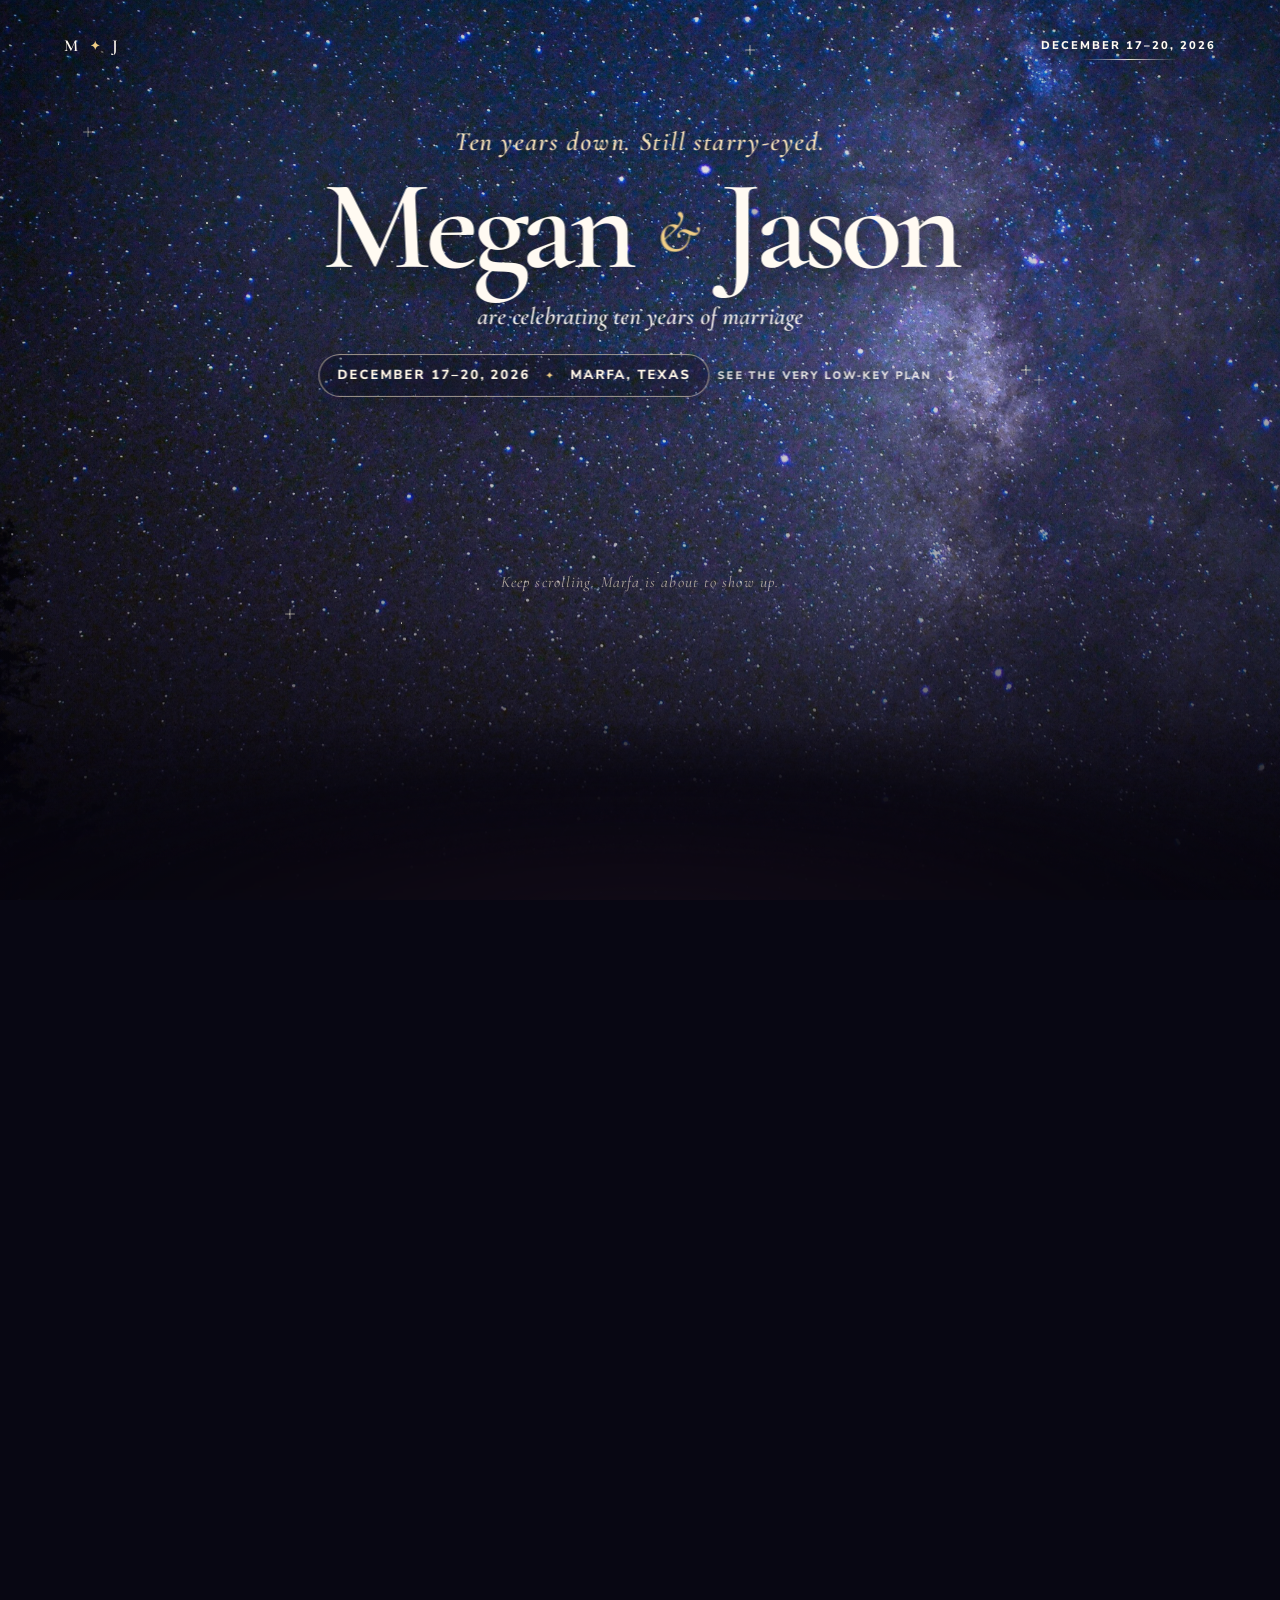
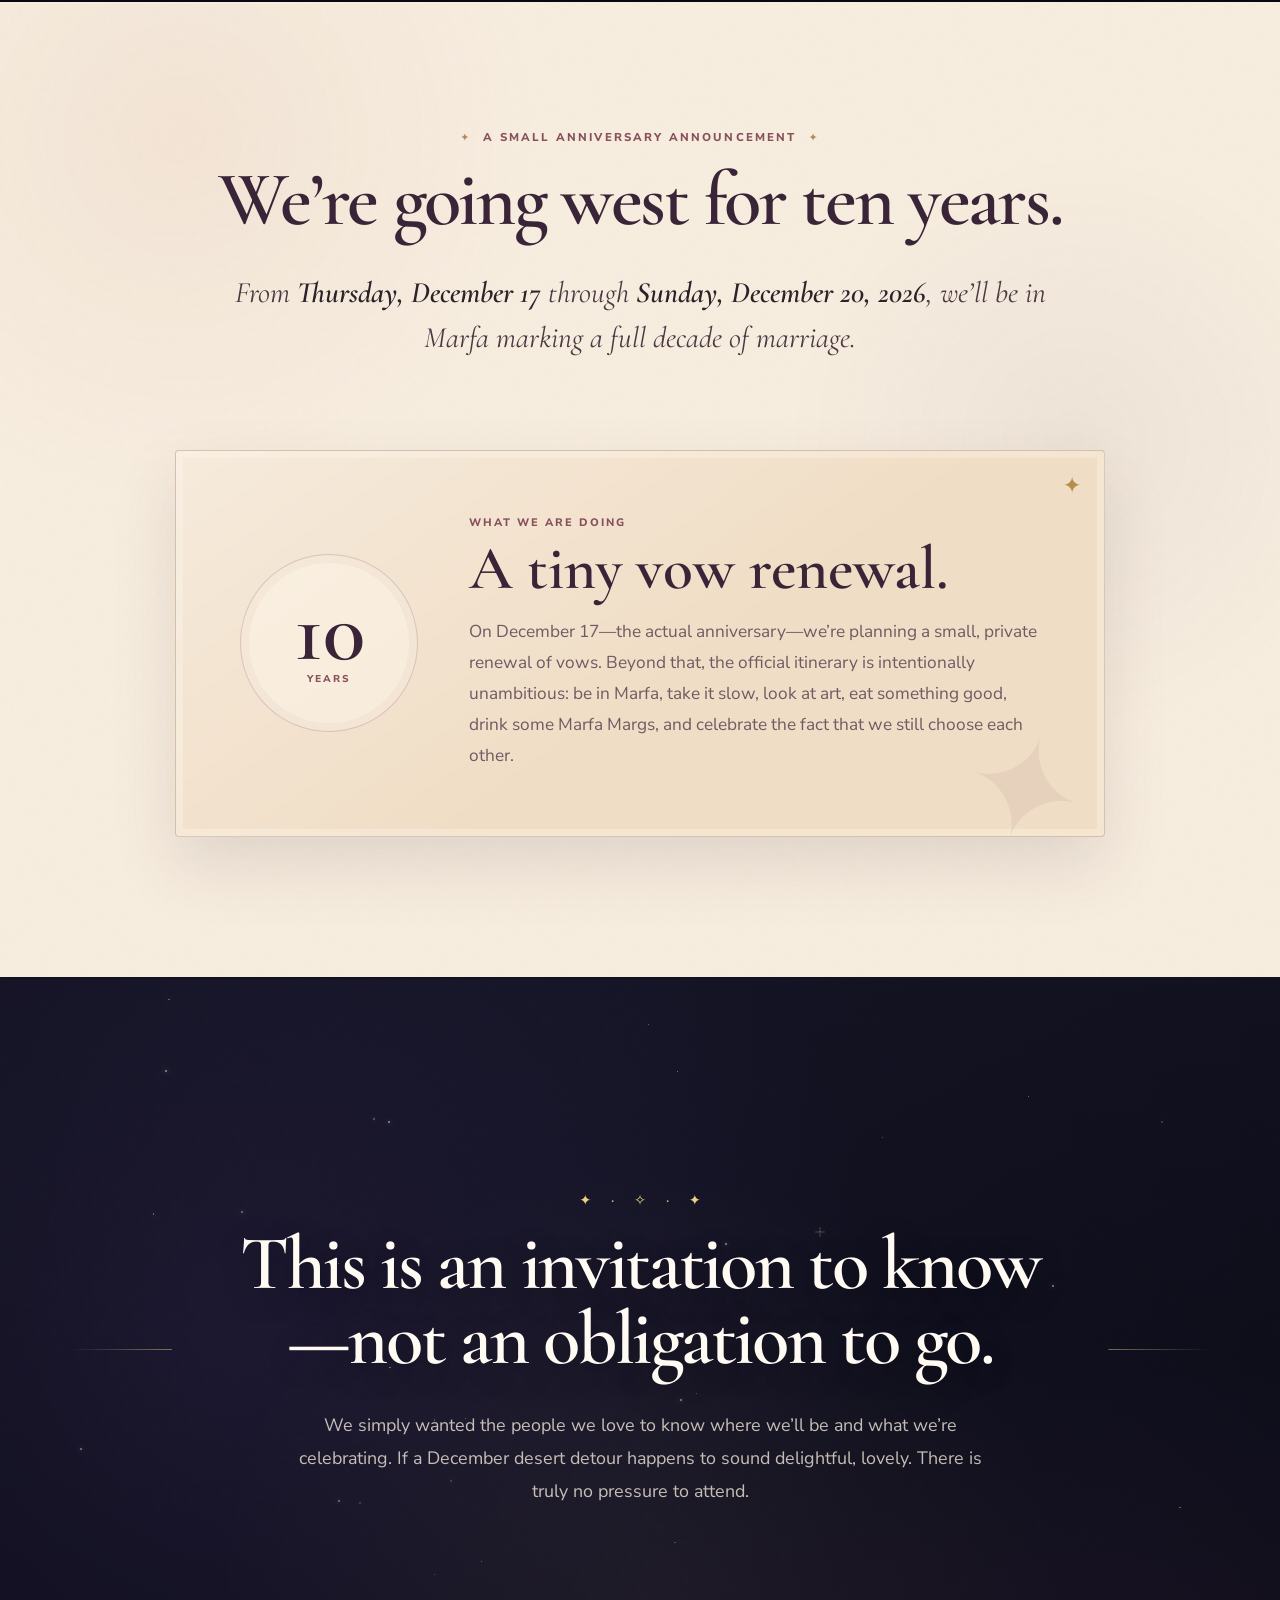
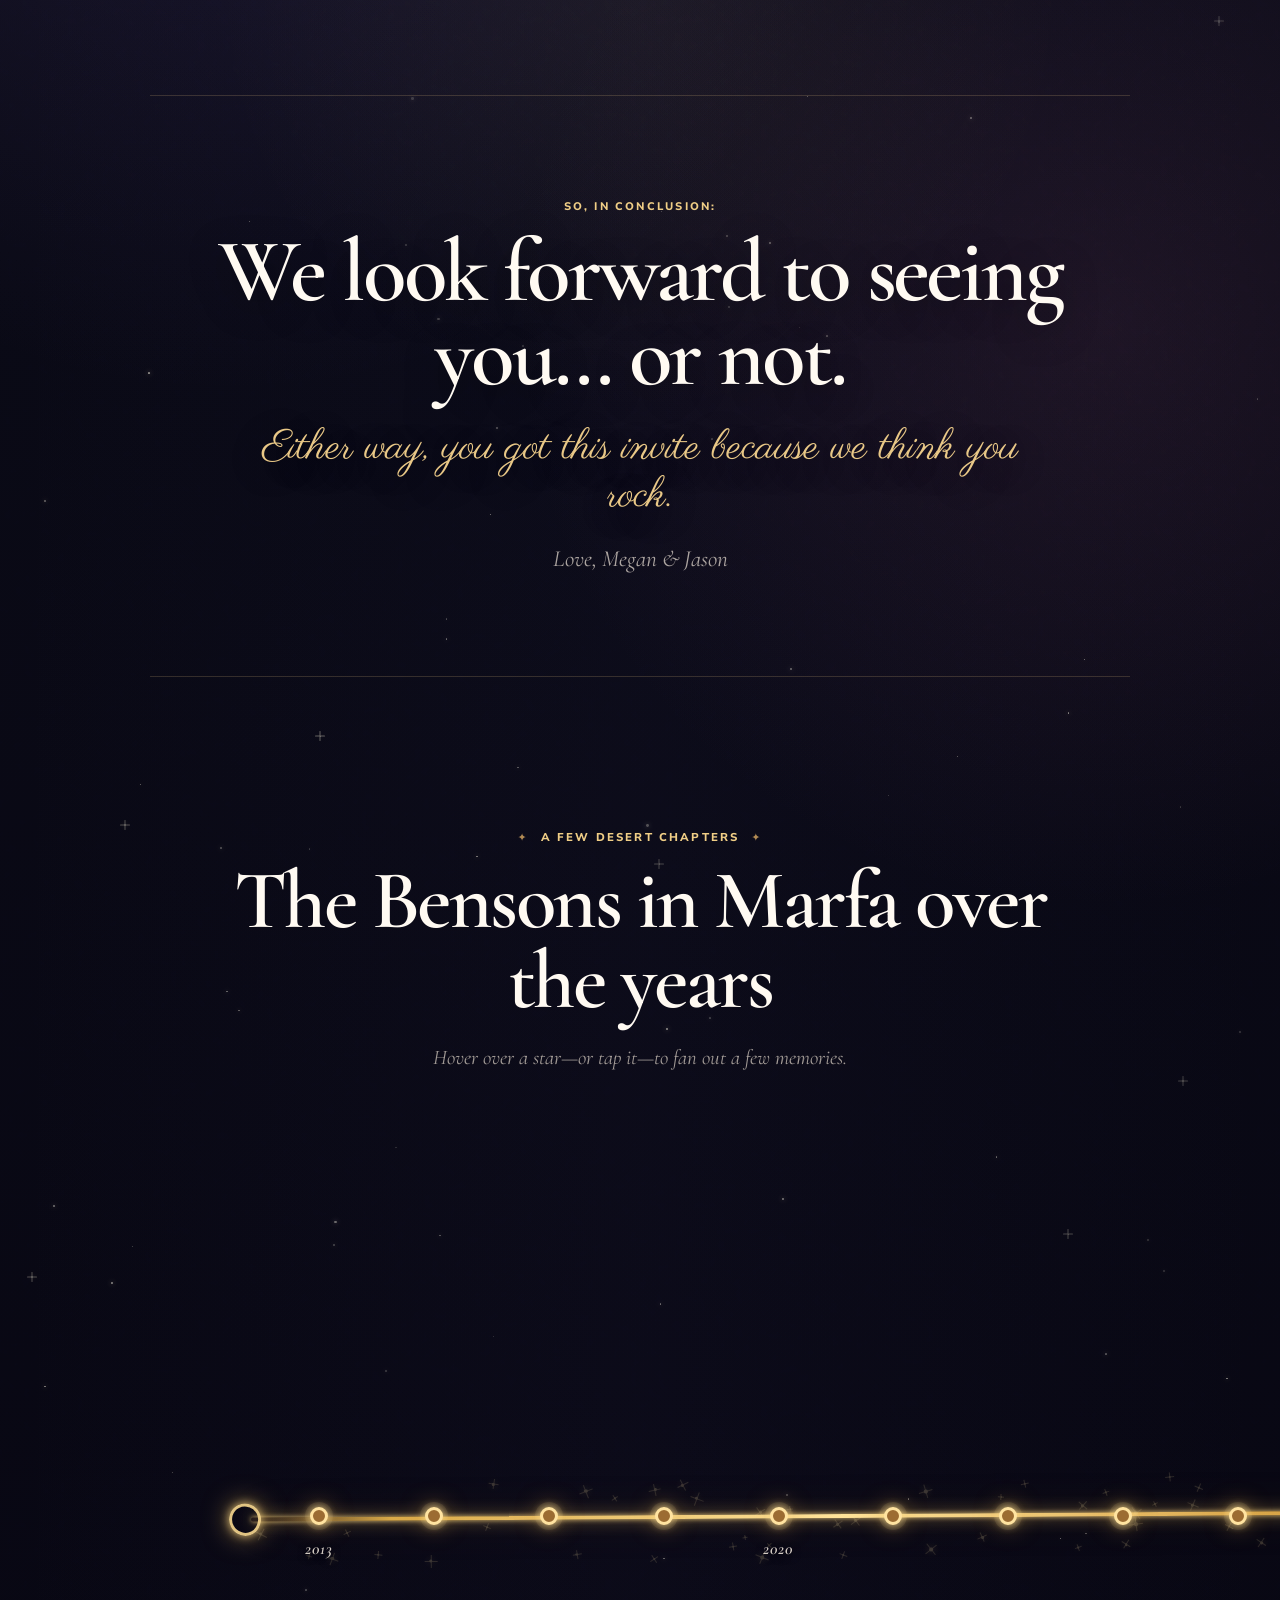
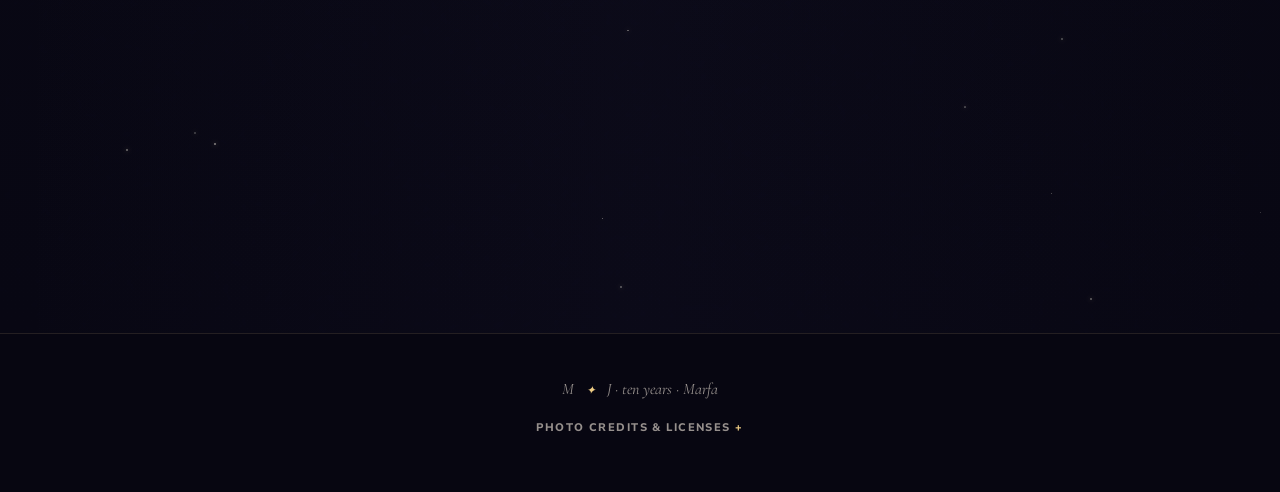
<file: index.html>
<!doctype html>
<html lang="en" class="no-js">
  <head>
    <meta charset="UTF-8" />
    <meta name="viewport" content="width=device-width, initial-scale=1" />
    <meta
      name="description"
      content="Megan and Jason are marking ten years of marriage in Marfa, Texas, December 17–20, 2026."
    />
    <meta name="theme-color" content="#080713" />
    <meta property="og:title" content="Megan + Jason — 10 Years" />
    <meta
      property="og:description"
      content="Ten years down. Still starry-eyed. December 17–20, 2026 in Marfa, Texas."
    />
    <meta property="og:type" content="website" />
    <title>Megan + Jason | Ten Years Down</title>

    <script>
      document.documentElement.classList.replace("no-js", "js");
    </script>
    <link rel="icon" href="assets/favicon.svg" type="image/svg+xml" />
    <link rel="preload" as="image" href="assets/west-texas-milky-way.webp" fetchpriority="high" />
    <link rel="preconnect" href="https://fonts.googleapis.com" />
    <link rel="preconnect" href="https://fonts.gstatic.com" crossorigin />
    <link
      href="https://fonts.googleapis.com/css2?family=Berkshire+Swash&family=Cormorant+Garamond:ital,wght@0,500;0,600;1,500;1,600&family=Nunito+Sans:wght@400;600;700;800&family=Parisienne&display=swap"
      rel="stylesheet"
    />
    <link rel="stylesheet" href="styles.css" />

    <noscript>
      <style>
        .landmark,
        .postcard-stamp,
        [data-reveal] {
          opacity: 1 !important;
          transform: none !important;
        }

        .landmark-hint {
          display: none !important;
        }
      </style>
    </noscript>
    <script src="script.js" defer></script>
  </head>

  <body>
    <a class="skip-link" href="#announcement">Skip to the announcement</a>

    <div class="site-shell">
      <header class="hero-track" id="top" aria-labelledby="hero-title">
        <div class="hero" id="heroScene">
          <div class="hero__photo" aria-hidden="true"></div>
          <div class="hero__veil" aria-hidden="true"></div>
          <div class="stars stars--hero" id="heroStars" aria-hidden="true"></div>
          <div class="shooting-star-layer" id="shootingStarLayer" aria-hidden="true"></div>

          <nav class="mini-nav" aria-label="Page navigation">
            <a class="monogram" href="#top" aria-label="Megan and Jason, back to the top">
              M <span aria-hidden="true">✦</span> J
            </a>
            <a class="mini-nav__date" href="#announcement">December 17–20, 2026</a>
          </nav>

          <div class="hero__copy">
            <p class="kicker">Ten years down. Still starry-eyed.</p>
            <h1 id="hero-title">
              <span>Megan</span>
              <span class="ampersand" aria-hidden="true">&amp;</span>
              <span>Jason</span>
            </h1>
            <p class="hero__subtitle">are celebrating ten years of marriage</p>
            <p class="date-pill" aria-label="December 17 through 20, 2026 in Marfa, Texas">
              <span>December 17–20, 2026</span>
              <span class="date-pill__star" aria-hidden="true">✦</span>
              <span>Marfa, Texas</span>
            </p>
            <button class="scroll-cue" type="button" data-scroll-to="announcement">
              <span>See the very low-key plan</span>
              <svg viewBox="0 0 24 24" aria-hidden="true">
                <path d="M12 5v13M7 13l5 5 5-5" />
              </svg>
            </button>
          </div>

          <div
            class="landmark-stage"
            id="landmarkStage"
            role="img"
            aria-label="A vintage postcard collage of Marfa landmarks: Donald Judd's concrete works, Highland Avenue, the Stardust sign, the Presidio County Courthouse, the Marfa water tower, and El Cosmico teepees."
          >
            <p class="landmark-hint">Keep scrolling. Marfa is about to show up.</p>
            <div class="collage-haze" aria-hidden="true"></div>

            <figure
              class="landmark landmark--concrete"
              data-start="0.06"
              data-enter-x="-170"
              data-enter-y="210"
              data-enter-rotation="-7"
              data-rotation="-2.2"
            >
              <img src="assets/landmarks/concrete.webp" alt="" width="960" height="355" decoding="async" />
            </figure>

            <figure
              class="landmark landmark--downtown"
              data-start="0.14"
              data-enter-x="-15"
              data-enter-y="245"
              data-enter-rotation="-4"
              data-rotation="-0.8"
            >
              <img src="assets/landmarks/downtown.webp" alt="" width="960" height="370" decoding="async" />
            </figure>

            <figure
              class="landmark landmark--stardust landmark--taped"
              data-start="0.24"
              data-enter-x="-70"
              data-enter-y="250"
              data-enter-rotation="-9"
              data-rotation="-3"
            >
              <img src="assets/landmarks/stardust.webp" alt="" width="263" height="426" decoding="async" />
            </figure>

            <figure
              class="landmark landmark--courthouse"
              data-start="0.32"
              data-enter-x="45"
              data-enter-y="235"
              data-enter-rotation="6"
              data-rotation="1.2"
            >
              <img src="assets/landmarks/courthouse.webp" alt="" width="1137" height="876" decoding="async" />
            </figure>

            <figure
              class="landmark landmark--teepees landmark--taped"
              data-start="0.40"
              data-enter-x="165"
              data-enter-y="220"
              data-enter-rotation="8"
              data-rotation="1.8"
            >
              <picture>
                <source media="(min-width: 1051px)" srcset="assets/landmarks/teepees-desktop.webp" />
                <img src="assets/landmarks/teepees.webp" alt="" width="736" height="322" decoding="async" />
              </picture>
            </figure>

            <figure
              class="landmark landmark--water"
              data-start="0.48"
              data-enter-x="125"
              data-enter-y="255"
              data-enter-rotation="6"
              data-rotation="1.5"
            >
              <img src="assets/landmarks/water-tower.webp" alt="" width="629" height="1284" decoding="async" />
            </figure>

            <div class="postcard-stamp" aria-hidden="true">
              <span>Marfa</span>
              <strong>12 · 17 · 26</strong>
              <small>Texas</small>
            </div>
          </div>
        </div>
      </header>

      <main>
        <section class="paper-story" id="announcement" aria-labelledby="announcement-title">
          <div class="paper-speckles" aria-hidden="true"></div>

          <div class="content-wrap announcement-intro" data-reveal>
            <p class="eyebrow">
              <span aria-hidden="true">✦</span>
              A small anniversary announcement
              <span aria-hidden="true">✦</span>
            </p>
            <h2 id="announcement-title">We’re going west for ten years.</h2>
            <p class="lede">
              From <strong>Thursday, December 17</strong> through
              <strong>Sunday, December 20, 2026</strong>, we’ll be in Marfa marking a full decade of marriage.
            </p>
          </div>

          <article class="plan-card content-wrap" data-reveal>
            <div class="plan-card__number" aria-hidden="true">
              <span>10</span>
              <small>years</small>
            </div>
            <div class="plan-card__copy">
              <p class="plan-card__label">What we are doing</p>
              <h3>A tiny vow renewal.</h3>
              <p>
                On December 17—the actual anniversary—we’re planning a small, private renewal of vows.
                Beyond that, the official itinerary is intentionally unambitious: be in Marfa, take it slow,
                look at art, eat something good, drink some Marfa Margs, and celebrate the fact that we still choose each other.
              </p>
            </div>
            <span class="plan-card__sparkle" aria-hidden="true">✦</span>
          </article>
        </section>

        <section class="night-story" aria-label="The no-pressure part and our Marfa timeline">
          <div class="stars stars--lower" id="lowerStars" aria-hidden="true"></div>
          <div class="night-story__glow" aria-hidden="true"></div>

          <section class="no-pressure content-wrap" aria-labelledby="no-pressure-title" data-reveal>
            <div class="no-pressure__ornament" aria-hidden="true">✦ · ✧ · ✦</div>
            <h2 id="no-pressure-title">This is an invitation to know—not an obligation to go.</h2>
            <p>
              We simply wanted the people we love to know where we’ll be and what we’re celebrating.
              If a December desert detour happens to sound delightful, lovely. There is truly no pressure to attend.
            </p>
          </section>

          <section class="closing content-wrap" aria-labelledby="closing-title" data-reveal>
            <p class="closing__small">So, in conclusion:</p>
            <blockquote id="closing-title">
              We look forward to seeing you… or not.
              <span>Either way, you got this invite because we think you rock.</span>
            </blockquote>
            <p class="signature">Love, Megan &amp; Jason</p>
          </section>

          <section class="timeline-section" aria-labelledby="timeline-title" data-reveal>
            <div class="content-wrap timeline-heading">
              <p class="eyebrow eyebrow--night">
                <span aria-hidden="true">✦</span>
                A few desert chapters
                <span aria-hidden="true">✦</span>
              </p>
              <h2 id="timeline-title">The Bensons in Marfa over the years</h2>
              <p>Hover over a star—or tap it—to fan out a few memories.</p>
            </div>

            <div class="timeline-scroll" aria-label="Timeline from 2013 through Beyond">
              <div class="timeline-track">
                <div class="timeline-wand" aria-hidden="true">
                  <div class="wand-sparks" id="wandSparks"></div>
                </div>

                <ol class="timeline-list">
                  <li class="timeline-item" data-timeline-item>
                    <button class="timeline-point" type="button" data-timeline-toggle aria-expanded="false" aria-controls="memory-group-1" aria-label="Open Marfa memory chapter 1">
                      <span class="timeline-dot" aria-hidden="true"></span>
                      <span class="timeline-year">2013</span>
                    </button>
                    <div class="memory-fan" id="memory-group-1" aria-hidden="true">
                      <figure class="memory-photo memory-photo--landscape" style="--fan-x: -158px; --fan-y: -16px; --fan-rotate: -17deg; --fan-delay: 0ms;">
                        <img src="assets/timeline/img_6755.webp" alt="A Benson family memory in Marfa, photo 1 of chapter 1" width="960" height="720" loading="lazy" decoding="async" />
                      </figure>
                      <figure class="memory-photo memory-photo--landscape" style="--fan-x: -80px; --fan-y: -92px; --fan-rotate: -9deg; --fan-delay: 45ms;">
                        <img src="assets/timeline/img_6756.webp" alt="A Benson family memory in Marfa, photo 2 of chapter 1" width="960" height="720" loading="lazy" decoding="async" />
                      </figure>
                      <figure class="memory-photo memory-photo--portrait" style="--fan-x: 0px; --fan-y: -126px; --fan-rotate: 0deg; --fan-delay: 90ms;">
                        <img src="assets/timeline/img_6757.webp" alt="A Benson family memory in Marfa, photo 3 of chapter 1" width="720" height="960" loading="lazy" decoding="async" />
                      </figure>
                      <figure class="memory-photo memory-photo--landscape" style="--fan-x: 80px; --fan-y: -92px; --fan-rotate: 9deg; --fan-delay: 135ms;">
                        <img src="assets/timeline/img_6759.webp" alt="A Benson family memory in Marfa, photo 4 of chapter 1" width="640" height="480" loading="lazy" decoding="async" />
                      </figure>
                      <figure class="memory-photo memory-photo--landscape" style="--fan-x: 158px; --fan-y: -16px; --fan-rotate: 17deg; --fan-delay: 180ms;">
                        <img src="assets/timeline/img_6760.webp" alt="A Benson family memory in Marfa, photo 5 of chapter 1" width="960" height="720" loading="lazy" decoding="async" />
                      </figure>
                    </div>
                  </li>

                  <li class="timeline-item" data-timeline-item>
                    <button class="timeline-point" type="button" data-timeline-toggle aria-expanded="false" aria-controls="memory-group-2" aria-label="Open Marfa memory chapter 2">
                      <span class="timeline-dot" aria-hidden="true"></span>
                      
                    </button>
                    <div class="memory-fan" id="memory-group-2" aria-hidden="true">
                      <figure class="memory-photo memory-photo--landscape" style="--fan-x: -158px; --fan-y: -16px; --fan-rotate: -17deg; --fan-delay: 0ms;">
                        <img src="assets/timeline/img_6761.webp" alt="A Benson family memory in Marfa, photo 1 of chapter 2" width="1100" height="825" loading="lazy" decoding="async" />
                      </figure>
                      <figure class="memory-photo memory-photo--landscape" style="--fan-x: -80px; --fan-y: -92px; --fan-rotate: -9deg; --fan-delay: 45ms;">
                        <img src="assets/timeline/img_6766.webp" alt="A Benson family memory in Marfa, photo 2 of chapter 2" width="1100" height="825" loading="lazy" decoding="async" />
                      </figure>
                      <figure class="memory-photo memory-photo--landscape" style="--fan-x: 0px; --fan-y: -126px; --fan-rotate: 0deg; --fan-delay: 90ms;">
                        <img src="assets/timeline/img_6769.webp" alt="A Benson family memory in Marfa, photo 3 of chapter 2" width="1100" height="825" loading="lazy" decoding="async" />
                      </figure>
                      <figure class="memory-photo memory-photo--portrait" style="--fan-x: 80px; --fan-y: -92px; --fan-rotate: 9deg; --fan-delay: 135ms;">
                        <img src="assets/timeline/img_6771.webp" alt="A Benson family memory in Marfa, photo 4 of chapter 2" width="720" height="960" loading="lazy" decoding="async" />
                      </figure>
                      <figure class="memory-photo memory-photo--landscape" style="--fan-x: 158px; --fan-y: -16px; --fan-rotate: 17deg; --fan-delay: 180ms;">
                        <img src="assets/timeline/img_6772.webp" alt="A Benson family memory in Marfa, photo 5 of chapter 2" width="960" height="642" loading="lazy" decoding="async" />
                      </figure>
                    </div>
                  </li>

                  <li class="timeline-item" data-timeline-item>
                    <button class="timeline-point" type="button" data-timeline-toggle aria-expanded="false" aria-controls="memory-group-3" aria-label="Open Marfa memory chapter 3">
                      <span class="timeline-dot" aria-hidden="true"></span>
                      
                    </button>
                    <div class="memory-fan" id="memory-group-3" aria-hidden="true">
                      <figure class="memory-photo memory-photo--portrait" style="--fan-x: -158px; --fan-y: -16px; --fan-rotate: -17deg; --fan-delay: 0ms;">
                        <img src="assets/timeline/img_6773.webp" alt="A Benson family memory in Marfa, photo 1 of chapter 3" width="720" height="960" loading="lazy" decoding="async" />
                      </figure>
                      <figure class="memory-photo memory-photo--landscape" style="--fan-x: -80px; --fan-y: -92px; --fan-rotate: -9deg; --fan-delay: 45ms;">
                        <img src="assets/timeline/img_6774.webp" alt="A Benson family memory in Marfa, photo 2 of chapter 3" width="960" height="720" loading="lazy" decoding="async" />
                      </figure>
                      <figure class="memory-photo memory-photo--portrait" style="--fan-x: 0px; --fan-y: -126px; --fan-rotate: 0deg; --fan-delay: 90ms;">
                        <img src="assets/timeline/img_6776.webp" alt="A Benson family memory in Marfa, photo 3 of chapter 3" width="825" height="1100" loading="lazy" decoding="async" />
                      </figure>
                      <figure class="memory-photo memory-photo--portrait" style="--fan-x: 80px; --fan-y: -92px; --fan-rotate: 9deg; --fan-delay: 135ms;">
                        <img src="assets/timeline/img_6780.webp" alt="A Benson family memory in Marfa, photo 4 of chapter 3" width="825" height="1100" loading="lazy" decoding="async" />
                      </figure>
                      <figure class="memory-photo memory-photo--portrait" style="--fan-x: 158px; --fan-y: -16px; --fan-rotate: 17deg; --fan-delay: 180ms;">
                        <img src="assets/timeline/img_6781.webp" alt="A Benson family memory in Marfa, photo 5 of chapter 3" width="825" height="1100" loading="lazy" decoding="async" />
                      </figure>
                    </div>
                  </li>

                  <li class="timeline-item" data-timeline-item>
                    <button class="timeline-point" type="button" data-timeline-toggle aria-expanded="false" aria-controls="memory-group-4" aria-label="Open Marfa memory chapter 4">
                      <span class="timeline-dot" aria-hidden="true"></span>
                      
                    </button>
                    <div class="memory-fan" id="memory-group-4" aria-hidden="true">
                      <figure class="memory-photo memory-photo--portrait" style="--fan-x: -158px; --fan-y: -16px; --fan-rotate: -17deg; --fan-delay: 0ms;">
                        <img src="assets/timeline/img_6782.webp" alt="A Benson family memory in Marfa, photo 1 of chapter 4" width="825" height="1100" loading="lazy" decoding="async" />
                      </figure>
                      <figure class="memory-photo memory-photo--portrait" style="--fan-x: -80px; --fan-y: -92px; --fan-rotate: -9deg; --fan-delay: 45ms;">
                        <img src="assets/timeline/img_6784.webp" alt="A Benson family memory in Marfa, photo 2 of chapter 4" width="825" height="1100" loading="lazy" decoding="async" />
                      </figure>
                      <figure class="memory-photo memory-photo--landscape" style="--fan-x: 0px; --fan-y: -126px; --fan-rotate: 0deg; --fan-delay: 90ms;">
                        <img src="assets/timeline/img_6786.webp" alt="A Benson family memory in Marfa, photo 3 of chapter 4" width="960" height="720" loading="lazy" decoding="async" />
                      </figure>
                      <figure class="memory-photo memory-photo--portrait" style="--fan-x: 80px; --fan-y: -92px; --fan-rotate: 9deg; --fan-delay: 135ms;">
                        <img src="assets/timeline/img_6787.webp" alt="A Benson family memory in Marfa, photo 4 of chapter 4" width="825" height="1100" loading="lazy" decoding="async" />
                      </figure>
                      <figure class="memory-photo memory-photo--portrait" style="--fan-x: 158px; --fan-y: -16px; --fan-rotate: 17deg; --fan-delay: 180ms;">
                        <img src="assets/timeline/img_6788.webp" alt="A Benson family memory in Marfa, photo 5 of chapter 4" width="720" height="960" loading="lazy" decoding="async" />
                      </figure>
                    </div>
                  </li>

                  <li class="timeline-item" data-timeline-item>
                    <button class="timeline-point" type="button" data-timeline-toggle aria-expanded="false" aria-controls="memory-group-5" aria-label="Open Marfa memory chapter 5">
                      <span class="timeline-dot" aria-hidden="true"></span>
                      <span class="timeline-year">2020</span>
                    </button>
                    <div class="memory-fan" id="memory-group-5" aria-hidden="true">
                      <figure class="memory-photo memory-photo--portrait" style="--fan-x: -158px; --fan-y: -16px; --fan-rotate: -17deg; --fan-delay: 0ms;">
                        <img src="assets/timeline/img_6789.webp" alt="A Benson family memory in Marfa, photo 1 of chapter 5" width="720" height="960" loading="lazy" decoding="async" />
                      </figure>
                      <figure class="memory-photo memory-photo--portrait" style="--fan-x: -80px; --fan-y: -92px; --fan-rotate: -9deg; --fan-delay: 45ms;">
                        <img src="assets/timeline/img_6792.webp" alt="A Benson family memory in Marfa, photo 2 of chapter 5" width="825" height="1100" loading="lazy" decoding="async" />
                      </figure>
                      <figure class="memory-photo memory-photo--landscape" style="--fan-x: 0px; --fan-y: -126px; --fan-rotate: 0deg; --fan-delay: 90ms;">
                        <img src="assets/timeline/img_6793.webp" alt="A Benson family memory in Marfa, photo 3 of chapter 5" width="1100" height="825" loading="lazy" decoding="async" />
                      </figure>
                      <figure class="memory-photo memory-photo--portrait" style="--fan-x: 80px; --fan-y: -92px; --fan-rotate: 9deg; --fan-delay: 135ms;">
                        <img src="assets/timeline/img_6794.webp" alt="A Benson family memory in Marfa, photo 4 of chapter 5" width="825" height="1100" loading="lazy" decoding="async" />
                      </figure>
                      <figure class="memory-photo memory-photo--portrait" style="--fan-x: 158px; --fan-y: -16px; --fan-rotate: 17deg; --fan-delay: 180ms;">
                        <img src="assets/timeline/img_6795.webp" alt="A Benson family memory in Marfa, photo 5 of chapter 5" width="825" height="1100" loading="lazy" decoding="async" />
                      </figure>
                    </div>
                  </li>

                  <li class="timeline-item" data-timeline-item>
                    <button class="timeline-point" type="button" data-timeline-toggle aria-expanded="false" aria-controls="memory-group-6" aria-label="Open Marfa memory chapter 6">
                      <span class="timeline-dot" aria-hidden="true"></span>
                      
                    </button>
                    <div class="memory-fan" id="memory-group-6" aria-hidden="true">
                      <figure class="memory-photo memory-photo--portrait" style="--fan-x: -158px; --fan-y: -16px; --fan-rotate: -17deg; --fan-delay: 0ms;">
                        <img src="assets/timeline/img_6796.webp" alt="A Benson family memory in Marfa, photo 1 of chapter 6" width="825" height="1100" loading="lazy" decoding="async" />
                      </figure>
                      <figure class="memory-photo memory-photo--portrait" style="--fan-x: -80px; --fan-y: -92px; --fan-rotate: -9deg; --fan-delay: 45ms;">
                        <img src="assets/timeline/img_6797.webp" alt="A Benson family memory in Marfa, photo 2 of chapter 6" width="720" height="960" loading="lazy" decoding="async" />
                      </figure>
                      <figure class="memory-photo memory-photo--portrait" style="--fan-x: 0px; --fan-y: -126px; --fan-rotate: 0deg; --fan-delay: 90ms;">
                        <img src="assets/timeline/img_6798.webp" alt="A Benson family memory in Marfa, photo 3 of chapter 6" width="825" height="1100" loading="lazy" decoding="async" />
                      </figure>
                      <figure class="memory-photo memory-photo--portrait" style="--fan-x: 80px; --fan-y: -92px; --fan-rotate: 9deg; --fan-delay: 135ms;">
                        <img src="assets/timeline/img_6799.webp" alt="A Benson family memory in Marfa, photo 4 of chapter 6" width="825" height="1100" loading="lazy" decoding="async" />
                      </figure>
                      <figure class="memory-photo memory-photo--portrait" style="--fan-x: 158px; --fan-y: -16px; --fan-rotate: 17deg; --fan-delay: 180ms;">
                        <img src="assets/timeline/img_6800.webp" alt="A Benson family memory in Marfa, photo 5 of chapter 6" width="825" height="1100" loading="lazy" decoding="async" />
                      </figure>
                    </div>
                  </li>

                  <li class="timeline-item" data-timeline-item>
                    <button class="timeline-point" type="button" data-timeline-toggle aria-expanded="false" aria-controls="memory-group-7" aria-label="Open Marfa memory chapter 7">
                      <span class="timeline-dot" aria-hidden="true"></span>
                      
                    </button>
                    <div class="memory-fan" id="memory-group-7" aria-hidden="true">
                      <figure class="memory-photo memory-photo--portrait" style="--fan-x: -158px; --fan-y: -16px; --fan-rotate: -17deg; --fan-delay: 0ms;">
                        <img src="assets/timeline/img_6801.webp" alt="A Benson family memory in Marfa, photo 1 of chapter 7" width="825" height="1100" loading="lazy" decoding="async" />
                      </figure>
                      <figure class="memory-photo memory-photo--portrait" style="--fan-x: -80px; --fan-y: -92px; --fan-rotate: -9deg; --fan-delay: 45ms;">
                        <img src="assets/timeline/img_6802.webp" alt="A Benson family memory in Marfa, photo 2 of chapter 7" width="825" height="1100" loading="lazy" decoding="async" />
                      </figure>
                      <figure class="memory-photo memory-photo--portrait" style="--fan-x: 0px; --fan-y: -126px; --fan-rotate: 0deg; --fan-delay: 90ms;">
                        <img src="assets/timeline/img_6804.webp" alt="A Benson family memory in Marfa, photo 3 of chapter 7" width="825" height="1100" loading="lazy" decoding="async" />
                      </figure>
                      <figure class="memory-photo memory-photo--portrait" style="--fan-x: 80px; --fan-y: -92px; --fan-rotate: 9deg; --fan-delay: 135ms;">
                        <img src="assets/timeline/img_6805.webp" alt="A Benson family memory in Marfa, photo 4 of chapter 7" width="825" height="1100" loading="lazy" decoding="async" />
                      </figure>
                      <figure class="memory-photo memory-photo--portrait" style="--fan-x: 158px; --fan-y: -16px; --fan-rotate: 17deg; --fan-delay: 180ms;">
                        <img src="assets/timeline/img_6806.webp" alt="A Benson family memory in Marfa, photo 5 of chapter 7" width="825" height="1100" loading="lazy" decoding="async" />
                      </figure>
                    </div>
                  </li>

                  <li class="timeline-item" data-timeline-item>
                    <button class="timeline-point" type="button" data-timeline-toggle aria-expanded="false" aria-controls="memory-group-8" aria-label="Open Marfa memory chapter 8">
                      <span class="timeline-dot" aria-hidden="true"></span>
                      
                    </button>
                    <div class="memory-fan" id="memory-group-8" aria-hidden="true">
                      <figure class="memory-photo memory-photo--portrait" style="--fan-x: -158px; --fan-y: -16px; --fan-rotate: -17deg; --fan-delay: 0ms;">
                        <img src="assets/timeline/img_6808.webp" alt="A Benson family memory in Marfa, photo 1 of chapter 8" width="825" height="1100" loading="lazy" decoding="async" />
                      </figure>
                      <figure class="memory-photo memory-photo--landscape" style="--fan-x: -80px; --fan-y: -92px; --fan-rotate: -9deg; --fan-delay: 45ms;">
                        <img src="assets/timeline/img_6809.webp" alt="A Benson family memory in Marfa, photo 2 of chapter 8" width="1100" height="825" loading="lazy" decoding="async" />
                      </figure>
                      <figure class="memory-photo memory-photo--landscape" style="--fan-x: 0px; --fan-y: -126px; --fan-rotate: 0deg; --fan-delay: 90ms;">
                        <img src="assets/timeline/img_6811.webp" alt="A Benson family memory in Marfa, photo 3 of chapter 8" width="1100" height="825" loading="lazy" decoding="async" />
                      </figure>
                      <figure class="memory-photo memory-photo--portrait" style="--fan-x: 80px; --fan-y: -92px; --fan-rotate: 9deg; --fan-delay: 135ms;">
                        <img src="assets/timeline/img_6812.webp" alt="A Benson family memory in Marfa, photo 4 of chapter 8" width="880" height="1100" loading="lazy" decoding="async" />
                      </figure>
                      <figure class="memory-photo memory-photo--portrait" style="--fan-x: 158px; --fan-y: -16px; --fan-rotate: 17deg; --fan-delay: 180ms;">
                        <img src="assets/timeline/img_6814.webp" alt="A Benson family memory in Marfa, photo 5 of chapter 8" width="825" height="1100" loading="lazy" decoding="async" />
                      </figure>
                    </div>
                  </li>

                  <li class="timeline-item" data-timeline-item>
                    <button class="timeline-point" type="button" data-timeline-toggle aria-expanded="false" aria-controls="memory-group-9" aria-label="Open Marfa memory chapter 9">
                      <span class="timeline-dot" aria-hidden="true"></span>
                      
                    </button>
                    <div class="memory-fan" id="memory-group-9" aria-hidden="true">
                      <figure class="memory-photo memory-photo--portrait" style="--fan-x: -126px; --fan-y: -46px; --fan-rotate: -14deg; --fan-delay: 0ms;">
                        <img src="assets/timeline/img_6815.webp" alt="A Benson family memory in Marfa, photo 1 of chapter 9" width="825" height="1100" loading="lazy" decoding="async" />
                      </figure>
                      <figure class="memory-photo memory-photo--portrait" style="--fan-x: -43px; --fan-y: -113px; --fan-rotate: -5deg; --fan-delay: 55ms;">
                        <img src="assets/timeline/img_6817.webp" alt="A Benson family memory in Marfa, photo 2 of chapter 9" width="825" height="1100" loading="lazy" decoding="async" />
                      </figure>
                      <figure class="memory-photo memory-photo--portrait" style="--fan-x: 43px; --fan-y: -113px; --fan-rotate: 5deg; --fan-delay: 110ms;">
                        <img src="assets/timeline/img_6818.webp" alt="A Benson family memory in Marfa, photo 3 of chapter 9" width="825" height="1100" loading="lazy" decoding="async" />
                      </figure>
                      <figure class="memory-photo memory-photo--portrait" style="--fan-x: 126px; --fan-y: -46px; --fan-rotate: 14deg; --fan-delay: 165ms;">
                        <img src="assets/timeline/img_6819.webp" alt="A Benson family memory in Marfa, photo 4 of chapter 9" width="825" height="1100" loading="lazy" decoding="async" />
                      </figure>
                    </div>
                  </li>

                  <li class="timeline-item timeline-item--beyond">
                    <a class="timeline-point timeline-point--beyond" href="beyond.html" aria-label="Beyond. Open the secret Marfa mini game.">
                      <span class="timeline-dot" aria-hidden="true"></span>
                      <span class="timeline-year">Beyond</span>
                      <span class="timeline-secret" aria-hidden="true">✦</span>
                    </a>
                    <div class="memory-secret-card" aria-hidden="true">
                      <span class="secret-sparkle">✦</span>
                      <strong>Something strange is down this road.</strong>
                      <small>Click Beyond to find out.</small>
                    </div>
                  </li>
                </ol>
              </div>
            </div>
            <p class="timeline-swipe-hint">On a phone, swipe the timeline sideways.</p>
          </section>
        </section>
      </main>

      <footer class="site-footer">
        <p class="footer-mark">M <span aria-hidden="true">✦</span> J · ten years · Marfa</p>
        <details class="credits">
          <summary>Photo credits &amp; licenses</summary>
          <div class="credits__body">
            <p>
              The hero photograph was cropped and color-adjusted. The landmark photographs were cropped to their
              silhouettes, color-adjusted, and given vintage paper borders. Each adapted photograph remains available
              under the source image’s listed license.
            </p>
            <ul>
              <li>
                Hero night sky:
                <a href="https://commons.wikimedia.org/wiki/File:Davis_Mountains_View_of_Milky_Way.jpg" rel="noreferrer" target="_blank">“Davis Mountains View of Milky Way”</a>
                by Carl Young,
                <a href="https://creativecommons.org/licenses/by-sa/4.0/" rel="noreferrer" target="_blank">CC BY-SA 4.0</a>.
              </li>
              <li>
                El Cosmico teepees:
                <a href="https://commons.wikimedia.org/wiki/File:El_Cosmico,_Marfa,_United_States_(Unsplash).jpg" rel="noreferrer" target="_blank">“El Cosmico, Marfa”</a>
                by Maher El Aridi,
                <a href="https://creativecommons.org/publicdomain/zero/1.0/" rel="noreferrer" target="_blank">CC0 1.0</a>.
              </li>
              <li>
                Stardust sign:
                <a href="https://commons.wikimedia.org/wiki/File:MarfaTX_StardustMotelSign.jpg" rel="noreferrer" target="_blank">“MarfaTX StardustMotelSign”</a>
                by Lars Plougmann,
                <a href="https://creativecommons.org/licenses/by-sa/2.0/" rel="noreferrer" target="_blank">CC BY-SA 2.0</a>.
              </li>
              <li>
                Highland Avenue:
                <a href="https://commons.wikimedia.org/wiki/File:Marfa_TX_-_Highland_Ave.jpg" rel="noreferrer" target="_blank">“Marfa TX – Highland Ave”</a>
                by Matthew Rutledge,
                <a href="https://creativecommons.org/licenses/by/2.0/" rel="noreferrer" target="_blank">CC BY 2.0</a>.
              </li>
              <li>
                Concrete works:
                <a href="https://commons.wikimedia.org/wiki/File:Blocks.jpg" rel="noreferrer" target="_blank">“Blocks”</a>
                by Jgc3,
                <a href="https://creativecommons.org/licenses/by-sa/3.0/" rel="noreferrer" target="_blank">CC BY-SA 3.0</a>.
              </li>
              <li>
                Presidio County Courthouse:
                <a href="https://commons.wikimedia.org/wiki/File:Marfa_courthouse.jpg" rel="noreferrer" target="_blank">“Marfa courthouse”</a>
                by Talshiarr,
                <a href="https://creativecommons.org/licenses/by-sa/2.5/" rel="noreferrer" target="_blank">CC BY-SA 2.5</a>.
              </li>
              <li>
                Water tower:
                <a href="https://commons.wikimedia.org/wiki/File:Marfa_Watertower_-_panoramio.jpg" rel="noreferrer" target="_blank">“Marfa Watertower”</a>
                by Todd Dwyer,
                <a href="https://creativecommons.org/licenses/by-sa/3.0/" rel="noreferrer" target="_blank">CC BY-SA 3.0</a>.
              </li>
            </ul>
          </div>
        </details>
      </footer>
    </div>
  </body>
</html>
</file>
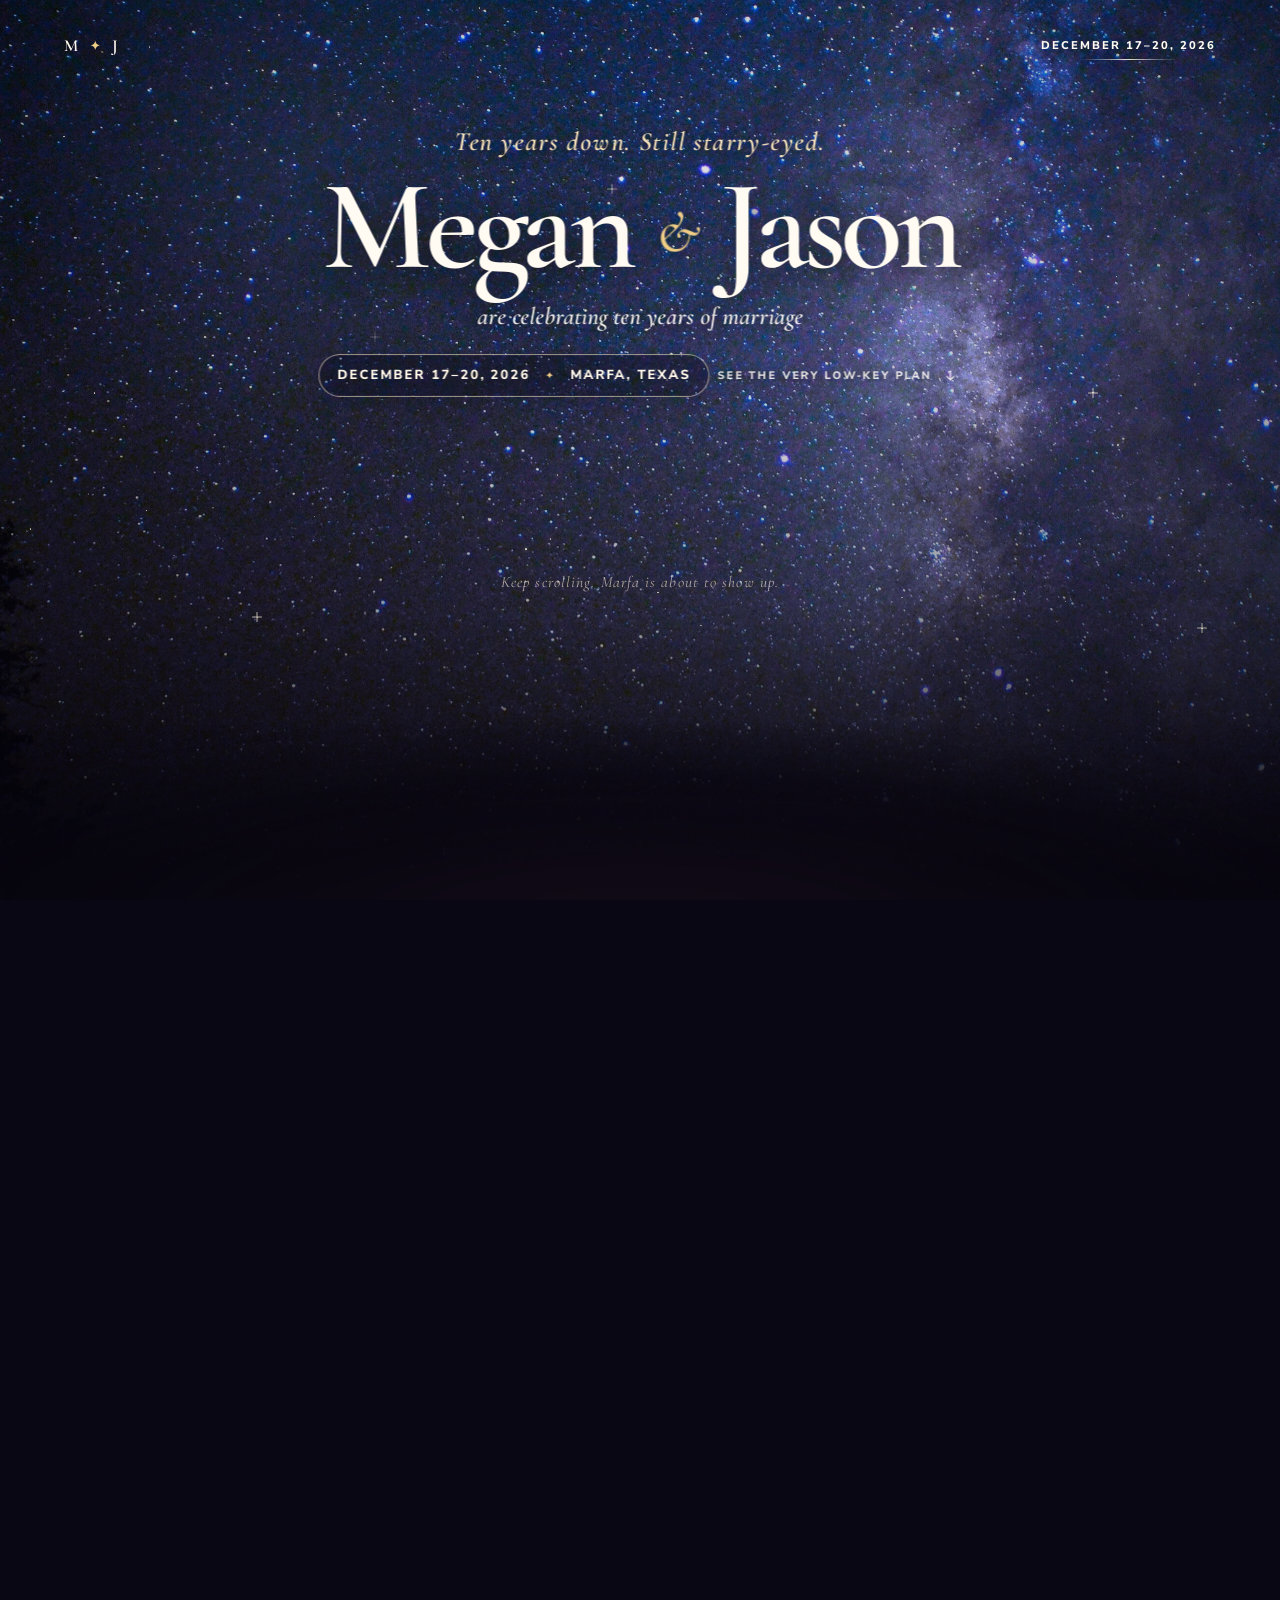
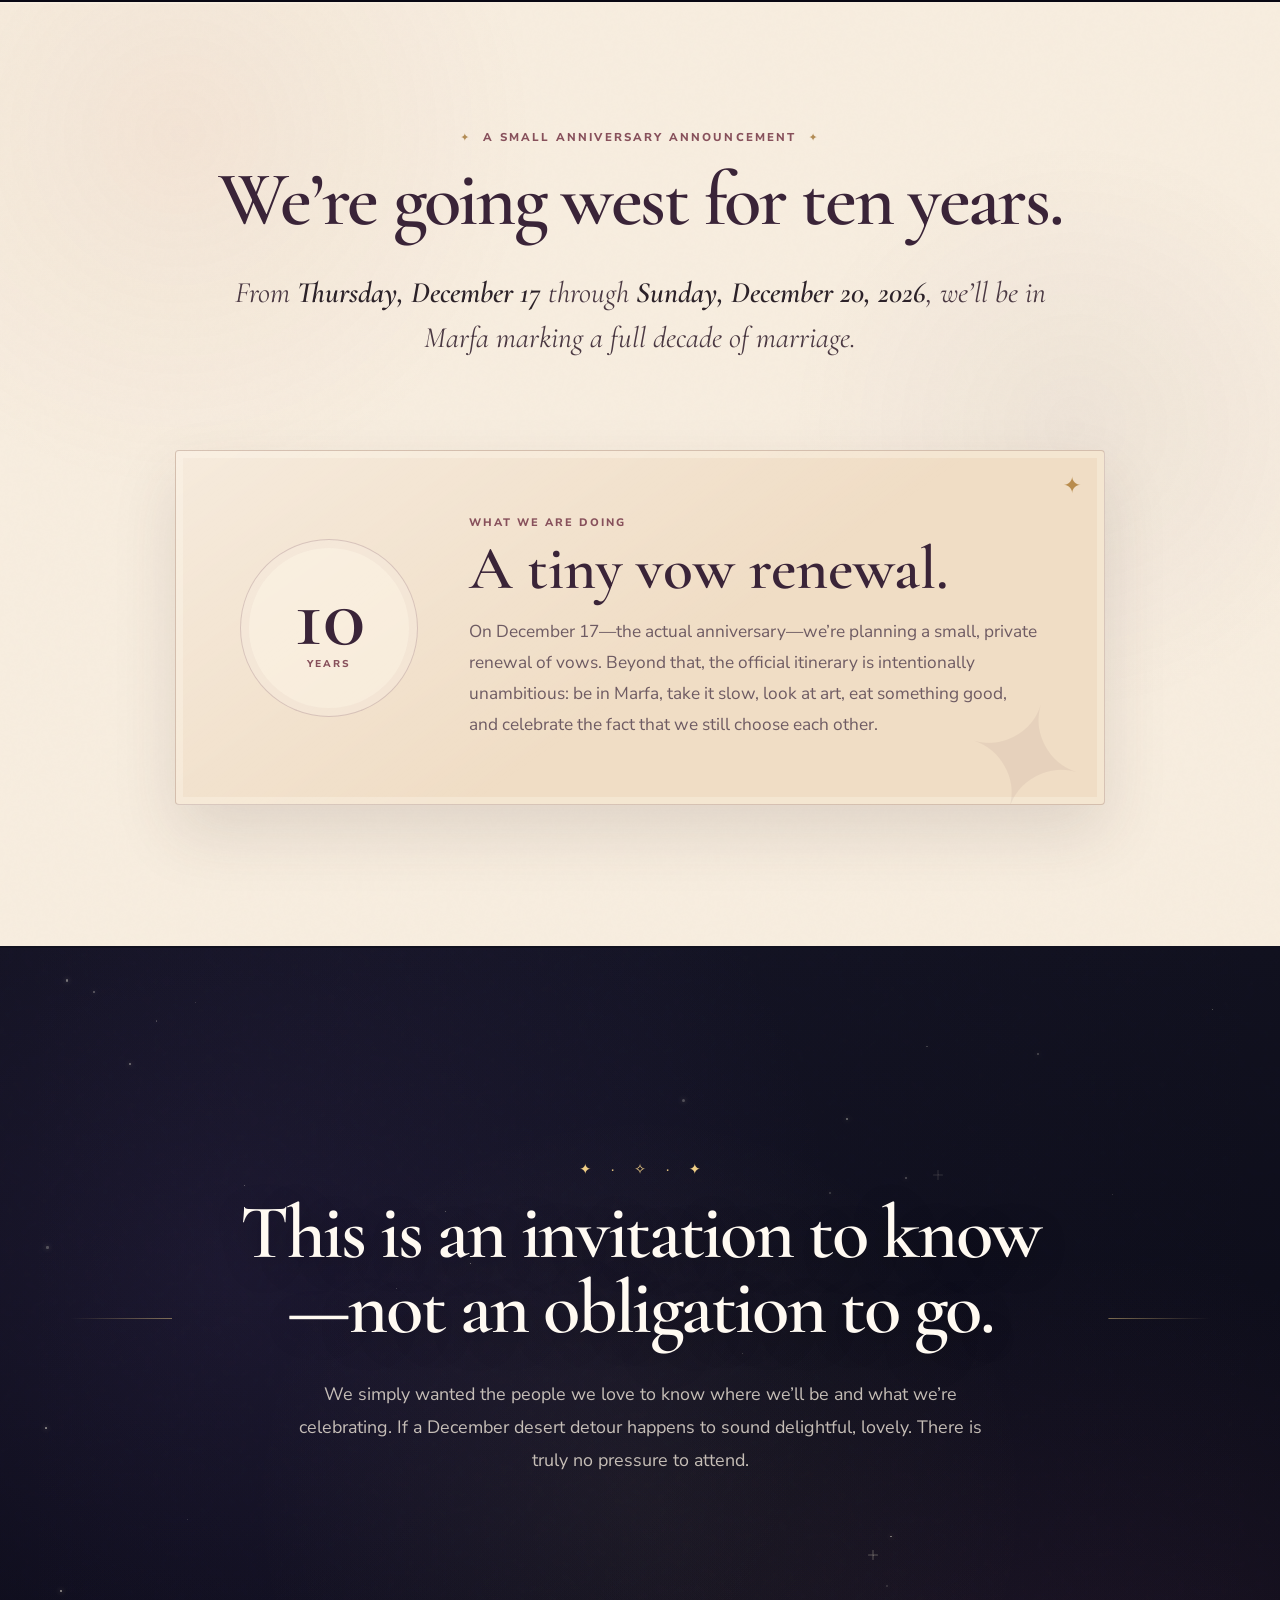
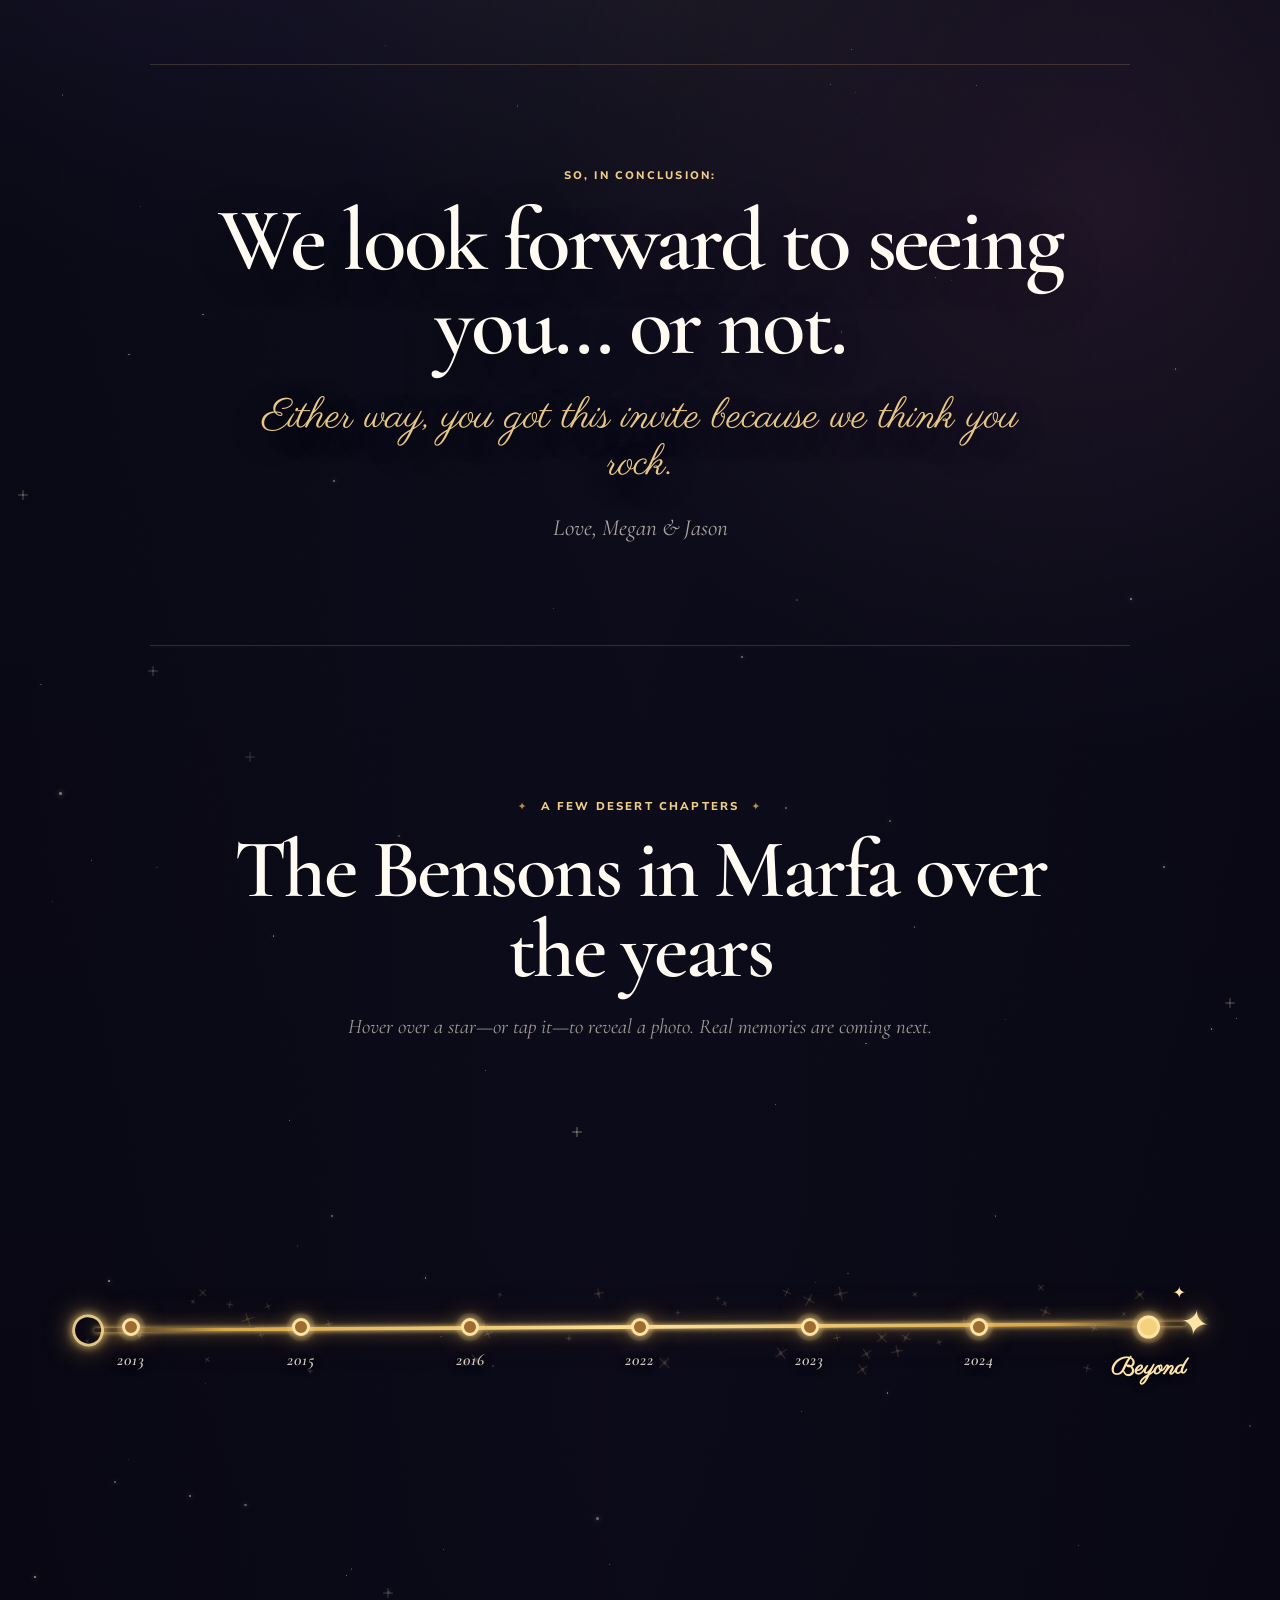
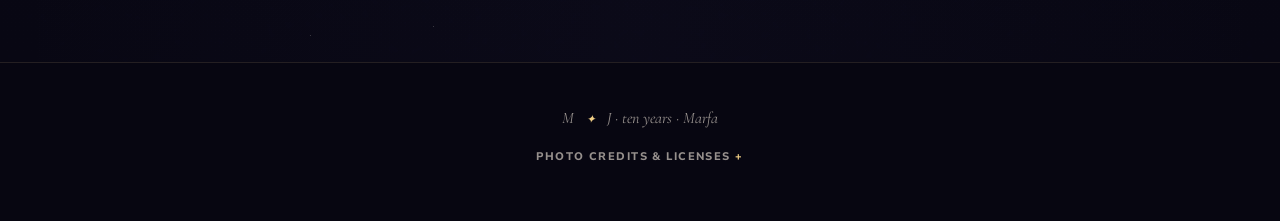
<file: marfa-anniversary-site 2/index.html>
<!doctype html>
<html lang="en" class="no-js">
  <head>
    <meta charset="UTF-8" />
    <meta name="viewport" content="width=device-width, initial-scale=1" />
    <meta
      name="description"
      content="Megan and Jason are marking ten years of marriage in Marfa, Texas, December 17–20, 2026."
    />
    <meta name="theme-color" content="#080713" />
    <meta property="og:title" content="Megan + Jason — 10 Years" />
    <meta
      property="og:description"
      content="Ten years down. Still starry-eyed. December 17–20, 2026 in Marfa, Texas."
    />
    <meta property="og:type" content="website" />
    <title>Megan + Jason | Ten Years Down</title>

    <script>
      document.documentElement.classList.replace("no-js", "js");
    </script>
    <link rel="icon" href="assets/favicon.svg" type="image/svg+xml" />
    <link rel="preload" as="image" href="assets/west-texas-milky-way.webp" fetchpriority="high" />
    <link rel="preconnect" href="https://fonts.googleapis.com" />
    <link rel="preconnect" href="https://fonts.gstatic.com" crossorigin />
    <link
      href="https://fonts.googleapis.com/css2?family=Berkshire+Swash&family=Cormorant+Garamond:ital,wght@0,500;0,600;1,500;1,600&family=Nunito+Sans:wght@400;600;700;800&family=Parisienne&display=swap"
      rel="stylesheet"
    />
    <link rel="stylesheet" href="styles.css" />

    <noscript>
      <style>
        .landmark,
        .postcard-stamp,
        [data-reveal] {
          opacity: 1 !important;
          transform: none !important;
        }

        .landmark-hint {
          display: none !important;
        }
      </style>
    </noscript>
    <script src="script.js" defer></script>
  </head>

  <body>
    <a class="skip-link" href="#announcement">Skip to the announcement</a>

    <div class="site-shell">
      <header class="hero-track" id="top" aria-labelledby="hero-title">
        <div class="hero" id="heroScene">
          <div class="hero__photo" aria-hidden="true"></div>
          <div class="hero__veil" aria-hidden="true"></div>
          <div class="stars stars--hero" id="heroStars" aria-hidden="true"></div>
          <div class="shooting-star-layer" id="shootingStarLayer" aria-hidden="true"></div>

          <nav class="mini-nav" aria-label="Page navigation">
            <a class="monogram" href="#top" aria-label="Megan and Jason, back to the top">
              M <span aria-hidden="true">✦</span> J
            </a>
            <a class="mini-nav__date" href="#announcement">December 17–20, 2026</a>
          </nav>

          <div class="hero__copy">
            <p class="kicker">Ten years down. Still starry-eyed.</p>
            <h1 id="hero-title">
              <span>Megan</span>
              <span class="ampersand" aria-hidden="true">&amp;</span>
              <span>Jason</span>
            </h1>
            <p class="hero__subtitle">are celebrating ten years of marriage</p>
            <p class="date-pill" aria-label="December 17 through 20, 2026 in Marfa, Texas">
              <span>December 17–20, 2026</span>
              <span class="date-pill__star" aria-hidden="true">✦</span>
              <span>Marfa, Texas</span>
            </p>
            <button class="scroll-cue" type="button" data-scroll-to="announcement">
              <span>See the very low-key plan</span>
              <svg viewBox="0 0 24 24" aria-hidden="true">
                <path d="M12 5v13M7 13l5 5 5-5" />
              </svg>
            </button>
          </div>

          <div
            class="landmark-stage"
            id="landmarkStage"
            role="img"
            aria-label="A vintage postcard collage of Marfa landmarks: Donald Judd's concrete works, Highland Avenue, the Stardust sign, the Presidio County Courthouse, the Marfa water tower, and El Cosmico teepees."
          >
            <p class="landmark-hint">Keep scrolling. Marfa is about to show up.</p>
            <div class="collage-haze" aria-hidden="true"></div>

            <figure
              class="landmark landmark--concrete"
              data-start="0.06"
              data-enter-x="-170"
              data-enter-y="210"
              data-enter-rotation="-7"
              data-rotation="-2.2"
            >
              <img src="assets/landmarks/concrete.webp" alt="" width="960" height="355" decoding="async" />
            </figure>

            <figure
              class="landmark landmark--downtown"
              data-start="0.14"
              data-enter-x="-15"
              data-enter-y="245"
              data-enter-rotation="-4"
              data-rotation="-0.8"
            >
              <img src="assets/landmarks/downtown.webp" alt="" width="960" height="370" decoding="async" />
            </figure>

            <figure
              class="landmark landmark--stardust landmark--taped"
              data-start="0.24"
              data-enter-x="-70"
              data-enter-y="250"
              data-enter-rotation="-9"
              data-rotation="-3"
            >
              <img src="assets/landmarks/stardust.webp" alt="" width="263" height="426" decoding="async" />
            </figure>

            <figure
              class="landmark landmark--courthouse"
              data-start="0.32"
              data-enter-x="45"
              data-enter-y="235"
              data-enter-rotation="6"
              data-rotation="1.2"
            >
              <img src="assets/landmarks/courthouse.webp" alt="" width="1137" height="876" decoding="async" />
            </figure>

            <figure
              class="landmark landmark--teepees landmark--taped"
              data-start="0.40"
              data-enter-x="165"
              data-enter-y="220"
              data-enter-rotation="8"
              data-rotation="1.8"
            >
              <img src="assets/landmarks/teepees.webp" alt="" width="736" height="322" decoding="async" />
            </figure>

            <figure
              class="landmark landmark--water"
              data-start="0.48"
              data-enter-x="125"
              data-enter-y="255"
              data-enter-rotation="6"
              data-rotation="1.5"
            >
              <img src="assets/landmarks/water-tower.webp" alt="" width="629" height="1284" decoding="async" />
            </figure>

            <div class="postcard-stamp" aria-hidden="true">
              <span>Marfa</span>
              <strong>12 · 17 · 26</strong>
              <small>Texas</small>
            </div>
          </div>
        </div>
      </header>

      <main>
        <section class="paper-story" id="announcement" aria-labelledby="announcement-title">
          <div class="paper-speckles" aria-hidden="true"></div>

          <div class="content-wrap announcement-intro" data-reveal>
            <p class="eyebrow">
              <span aria-hidden="true">✦</span>
              A small anniversary announcement
              <span aria-hidden="true">✦</span>
            </p>
            <h2 id="announcement-title">We’re going west for ten years.</h2>
            <p class="lede">
              From <strong>Thursday, December 17</strong> through
              <strong>Sunday, December 20, 2026</strong>, we’ll be in Marfa marking a full decade of marriage.
            </p>
          </div>

          <article class="plan-card content-wrap" data-reveal>
            <div class="plan-card__number" aria-hidden="true">
              <span>10</span>
              <small>years</small>
            </div>
            <div class="plan-card__copy">
              <p class="plan-card__label">What we are doing</p>
              <h3>A tiny vow renewal.</h3>
              <p>
                On December 17—the actual anniversary—we’re planning a small, private renewal of vows.
                Beyond that, the official itinerary is intentionally unambitious: be in Marfa, take it slow,
                look at art, eat something good, and celebrate the fact that we still choose each other.
              </p>
            </div>
            <span class="plan-card__sparkle" aria-hidden="true">✦</span>
          </article>
        </section>

        <section class="night-story" aria-label="The no-pressure part and our Marfa timeline">
          <div class="stars stars--lower" id="lowerStars" aria-hidden="true"></div>
          <div class="night-story__glow" aria-hidden="true"></div>

          <section class="no-pressure content-wrap" aria-labelledby="no-pressure-title" data-reveal>
            <div class="no-pressure__ornament" aria-hidden="true">✦ · ✧ · ✦</div>
            <h2 id="no-pressure-title">This is an invitation to know—not an obligation to go.</h2>
            <p>
              We simply wanted the people we love to know where we’ll be and what we’re celebrating.
              If a December desert detour happens to sound delightful, lovely. There is truly no pressure to attend.
            </p>
          </section>

          <section class="closing content-wrap" aria-labelledby="closing-title" data-reveal>
            <p class="closing__small">So, in conclusion:</p>
            <blockquote id="closing-title">
              We look forward to seeing you… or not.
              <span>Either way, you got this invite because we think you rock.</span>
            </blockquote>
            <p class="signature">Love, Megan &amp; Jason</p>
          </section>

          <section class="timeline-section" aria-labelledby="timeline-title" data-reveal>
            <div class="content-wrap timeline-heading">
              <p class="eyebrow eyebrow--night">
                <span aria-hidden="true">✦</span>
                A few desert chapters
                <span aria-hidden="true">✦</span>
              </p>
              <h2 id="timeline-title">The Bensons in Marfa over the years</h2>
              <p>Hover over a star—or tap it—to reveal a photo. Real memories are coming next.</p>
            </div>

            <div class="timeline-scroll" aria-label="Timeline from 2013 through Beyond">
              <div class="timeline-track">
                <div class="timeline-wand" aria-hidden="true">
                  <div class="wand-sparks" id="wandSparks"></div>
                </div>

                <ol class="timeline-list">
                  <li class="timeline-item timeline-item--above" style="--card-tilt: -3deg;">
                    <button class="timeline-point" type="button" data-timeline-toggle aria-expanded="false" aria-controls="memory-2013">
                      <span class="timeline-dot" aria-hidden="true"></span>
                      <span class="timeline-year">2013</span>
                    </button>
                    <figure class="memory-card" id="memory-2013" aria-hidden="true">
                      <img src="assets/timeline/2013.svg" alt="Placeholder for a 2013 Marfa photo" width="360" height="260" />
                      <figcaption>2013 · photo coming soon</figcaption>
                    </figure>
                  </li>

                  <li class="timeline-item timeline-item--below" style="--card-tilt: 2deg;">
                    <button class="timeline-point" type="button" data-timeline-toggle aria-expanded="false" aria-controls="memory-2015">
                      <span class="timeline-dot" aria-hidden="true"></span>
                      <span class="timeline-year">2015</span>
                    </button>
                    <figure class="memory-card" id="memory-2015" aria-hidden="true">
                      <img src="assets/timeline/2015.svg" alt="Placeholder for a 2015 Marfa photo" width="360" height="260" />
                      <figcaption>2015 · photo coming soon</figcaption>
                    </figure>
                  </li>

                  <li class="timeline-item timeline-item--above" style="--card-tilt: 3.5deg;">
                    <button class="timeline-point" type="button" data-timeline-toggle aria-expanded="false" aria-controls="memory-2016">
                      <span class="timeline-dot" aria-hidden="true"></span>
                      <span class="timeline-year">2016</span>
                    </button>
                    <figure class="memory-card" id="memory-2016" aria-hidden="true">
                      <img src="assets/timeline/2016.svg" alt="Placeholder for a 2016 Marfa photo" width="360" height="260" />
                      <figcaption>2016 · photo coming soon</figcaption>
                    </figure>
                  </li>

                  <li class="timeline-item timeline-item--below" style="--card-tilt: -2.5deg;">
                    <button class="timeline-point" type="button" data-timeline-toggle aria-expanded="false" aria-controls="memory-2022">
                      <span class="timeline-dot" aria-hidden="true"></span>
                      <span class="timeline-year">2022</span>
                    </button>
                    <figure class="memory-card" id="memory-2022" aria-hidden="true">
                      <img src="assets/timeline/2022.svg" alt="Placeholder for a 2022 Marfa photo" width="360" height="260" />
                      <figcaption>2022 · photo coming soon</figcaption>
                    </figure>
                  </li>

                  <li class="timeline-item timeline-item--above" style="--card-tilt: -1.5deg;">
                    <button class="timeline-point" type="button" data-timeline-toggle aria-expanded="false" aria-controls="memory-2023">
                      <span class="timeline-dot" aria-hidden="true"></span>
                      <span class="timeline-year">2023</span>
                    </button>
                    <figure class="memory-card" id="memory-2023" aria-hidden="true">
                      <img src="assets/timeline/2023.svg" alt="Placeholder for a 2023 Marfa photo" width="360" height="260" />
                      <figcaption>2023 · photo coming soon</figcaption>
                    </figure>
                  </li>

                  <li class="timeline-item timeline-item--below" style="--card-tilt: 3deg;">
                    <button class="timeline-point" type="button" data-timeline-toggle aria-expanded="false" aria-controls="memory-2024">
                      <span class="timeline-dot" aria-hidden="true"></span>
                      <span class="timeline-year">2024</span>
                    </button>
                    <figure class="memory-card" id="memory-2024" aria-hidden="true">
                      <img src="assets/timeline/2024.svg" alt="Placeholder for a 2024 Marfa photo" width="360" height="260" />
                      <figcaption>2024 · photo coming soon</figcaption>
                    </figure>
                  </li>

                  <li class="timeline-item timeline-item--beyond">
                    <a class="timeline-point timeline-point--beyond" href="beyond.html" aria-label="Beyond. Open the secret Marfa mini game.">
                      <span class="timeline-dot" aria-hidden="true"></span>
                      <span class="timeline-year">Beyond</span>
                      <span class="timeline-secret" aria-hidden="true">✦</span>
                    </a>
                    <div class="memory-card memory-card--secret" aria-hidden="true">
                      <span class="secret-sparkle">✦</span>
                      <strong>Something strange is down this road.</strong>
                      <small>Click Beyond to find out.</small>
                    </div>
                  </li>
                </ol>
              </div>
            </div>
            <p class="timeline-swipe-hint">On a phone, swipe the timeline sideways.</p>
          </section>
        </section>
      </main>

      <footer class="site-footer">
        <p class="footer-mark">M <span aria-hidden="true">✦</span> J · ten years · Marfa</p>
        <details class="credits">
          <summary>Photo credits &amp; licenses</summary>
          <div class="credits__body">
            <p>
              The hero photograph was cropped and color-adjusted. The landmark photographs were cropped to their
              silhouettes, color-adjusted, and given vintage paper borders. Each adapted photograph remains available
              under the source image’s listed license.
            </p>
            <ul>
              <li>
                Hero night sky:
                <a href="https://commons.wikimedia.org/wiki/File:Davis_Mountains_View_of_Milky_Way.jpg" rel="noreferrer" target="_blank">“Davis Mountains View of Milky Way”</a>
                by Carl Young,
                <a href="https://creativecommons.org/licenses/by-sa/4.0/" rel="noreferrer" target="_blank">CC BY-SA 4.0</a>.
              </li>
              <li>
                El Cosmico teepees:
                <a href="https://commons.wikimedia.org/wiki/File:El_Cosmico,_Marfa,_United_States_(Unsplash).jpg" rel="noreferrer" target="_blank">“El Cosmico, Marfa”</a>
                by Maher El Aridi,
                <a href="https://creativecommons.org/publicdomain/zero/1.0/" rel="noreferrer" target="_blank">CC0 1.0</a>.
              </li>
              <li>
                Stardust sign:
                <a href="https://commons.wikimedia.org/wiki/File:MarfaTX_StardustMotelSign.jpg" rel="noreferrer" target="_blank">“MarfaTX StardustMotelSign”</a>
                by Lars Plougmann,
                <a href="https://creativecommons.org/licenses/by-sa/2.0/" rel="noreferrer" target="_blank">CC BY-SA 2.0</a>.
              </li>
              <li>
                Highland Avenue:
                <a href="https://commons.wikimedia.org/wiki/File:Marfa_TX_-_Highland_Ave.jpg" rel="noreferrer" target="_blank">“Marfa TX – Highland Ave”</a>
                by Matthew Rutledge,
                <a href="https://creativecommons.org/licenses/by/2.0/" rel="noreferrer" target="_blank">CC BY 2.0</a>.
              </li>
              <li>
                Concrete works:
                <a href="https://commons.wikimedia.org/wiki/File:Blocks.jpg" rel="noreferrer" target="_blank">“Blocks”</a>
                by Jgc3,
                <a href="https://creativecommons.org/licenses/by-sa/3.0/" rel="noreferrer" target="_blank">CC BY-SA 3.0</a>.
              </li>
              <li>
                Presidio County Courthouse:
                <a href="https://commons.wikimedia.org/wiki/File:Marfa_courthouse.jpg" rel="noreferrer" target="_blank">“Marfa courthouse”</a>
                by Talshiarr,
                <a href="https://creativecommons.org/licenses/by-sa/2.5/" rel="noreferrer" target="_blank">CC BY-SA 2.5</a>.
              </li>
              <li>
                Water tower:
                <a href="https://commons.wikimedia.org/wiki/File:Marfa_Watertower_-_panoramio.jpg" rel="noreferrer" target="_blank">“Marfa Watertower”</a>
                by Todd Dwyer,
                <a href="https://creativecommons.org/licenses/by-sa/3.0/" rel="noreferrer" target="_blank">CC BY-SA 3.0</a>.
              </li>
            </ul>
          </div>
        </details>
      </footer>
    </div>
  </body>
</html>
</file>
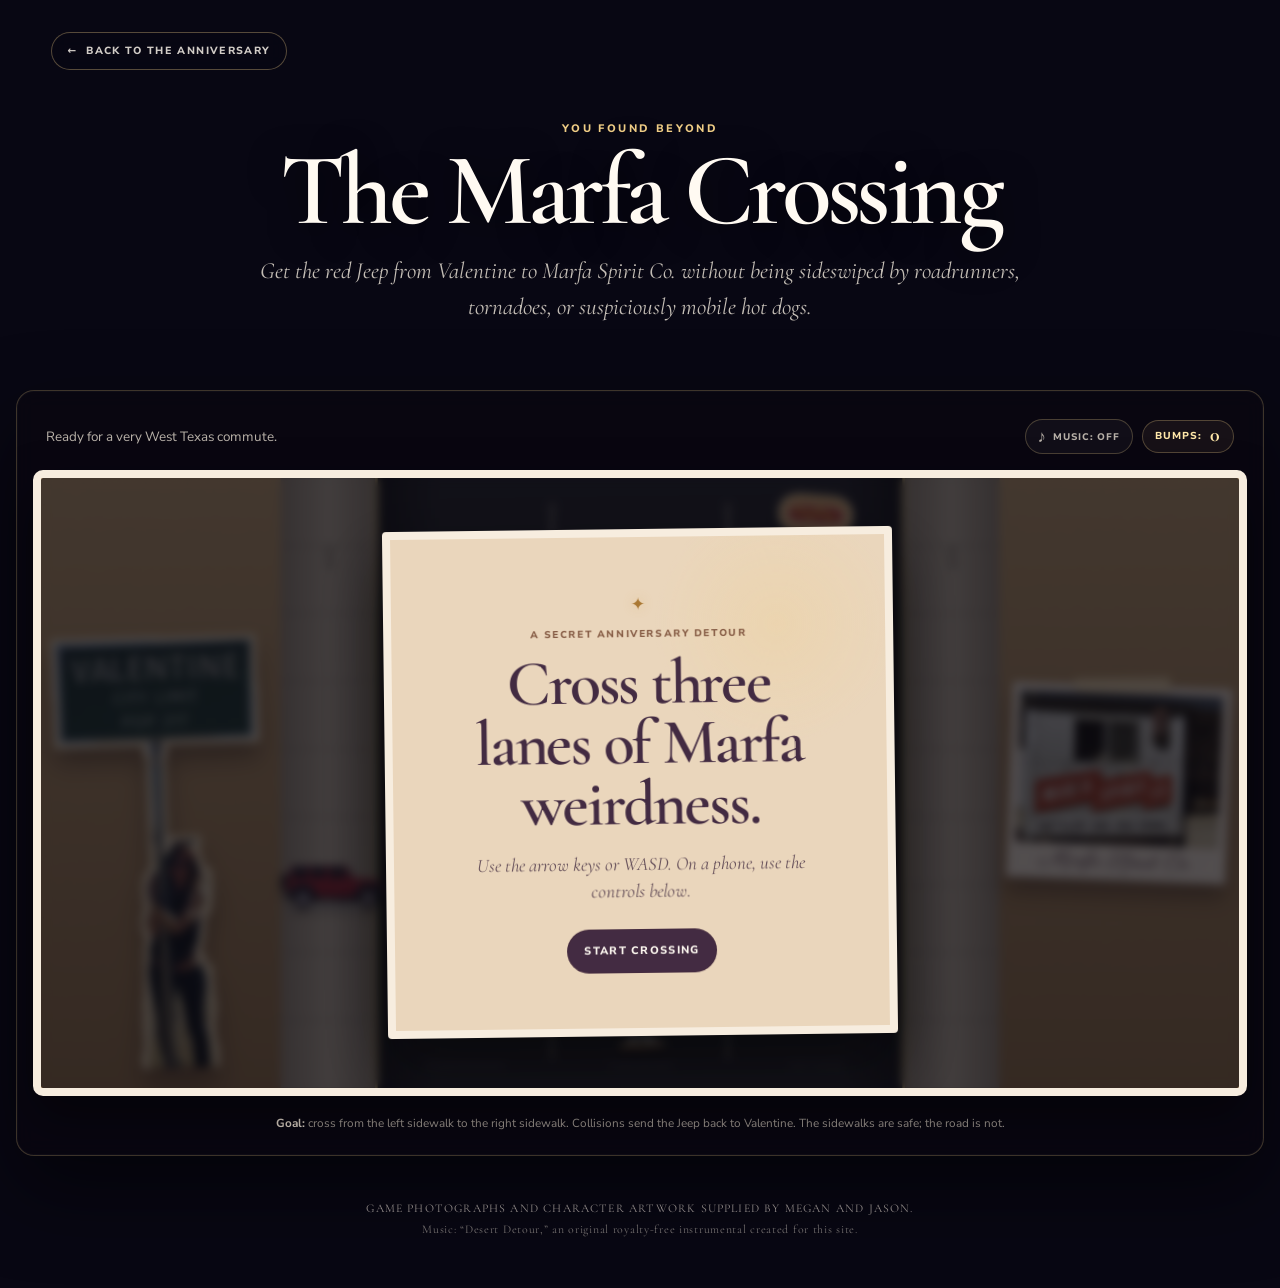
<file: beyond.html>
<!doctype html>
<html lang="en" class="no-js">
  <head>
    <meta charset="UTF-8" />
    <meta name="viewport" content="width=device-width, initial-scale=1" />
    <meta name="theme-color" content="#080713" />
    <meta name="description" content="A secret Marfa-themed crossing game for Megan and Jason's tenth anniversary." />
    <title>Beyond | The Marfa Crossing</title>

    <script>
      document.documentElement.classList.replace("no-js", "js");
    </script>
    <link rel="icon" href="assets/favicon.svg" type="image/svg+xml" />
    <link rel="preconnect" href="https://fonts.googleapis.com" />
    <link rel="preconnect" href="https://fonts.gstatic.com" crossorigin />
    <link
      href="https://fonts.googleapis.com/css2?family=Berkshire+Swash&family=Cormorant+Garamond:ital,wght@0,500;0,600;1,500;1,600&family=Nunito+Sans:wght@400;600;700;800&family=Parisienne&display=swap"
      rel="stylesheet"
    />
    <link rel="preload" as="image" href="assets/game/jeep-sprite.png" />
    <link rel="preload" as="image" href="assets/game/roadrunner-sprite.png" />
    <link rel="preload" as="image" href="assets/game/tornado-sprite.png" />
    <link rel="preload" as="image" href="assets/game/hotdog.svg" />
    <link rel="stylesheet" href="game.css" />
    <script src="game.js" defer></script>
  </head>

  <body>
    <div class="game-sky" aria-hidden="true"></div>

    <a class="game-back" href="index.html#timeline-title">
      <span aria-hidden="true">←</span>
      Back to the anniversary
    </a>

    <main class="game-page">
      <header class="game-heading">
        <p class="game-kicker">You found Beyond</p>
        <h1>The Marfa Crossing</h1>
        <p>
          Get the red Jeep from Valentine to Marfa Spirit Co. without being sideswiped by
          roadrunners, tornadoes, or suspiciously mobile hot dogs.
        </p>
      </header>

      <section class="game-console" aria-labelledby="game-instructions">
        <div class="game-statusbar">
          <p id="gameStatus" aria-live="polite">Ready for a very West Texas commute.</p>
          <div class="game-status-actions">
            <button class="music-toggle" id="musicToggle" type="button" aria-pressed="false">
              <span class="music-toggle__note" aria-hidden="true">♪</span>
              <span id="musicLabel">Music: off</span>
            </button>
            <p class="bump-display"><span>Bumps:</span> <strong id="bumpCount">0</strong></p>
          </div>
        </div>

        <div class="game-board" id="gameBoard">
          <canvas
            id="gameCanvas"
            tabindex="0"
            aria-label="A three-lane road-crossing game. Move the red Jeep from the Valentine side on the left to Marfa Spirit Co. on the right while avoiding obstacles."
          ></canvas>

          <figure class="game-landmark game-landmark--valentine" aria-label="Megan at the Valentine city limit sign">
            <img src="assets/game/valentine-cutout.png" alt="Megan holding the Valentine, Texas city limit sign" width="304" height="602" />
          </figure>

          <figure class="game-landmark game-landmark--spirit" aria-label="Marfa Spirit Company">
            <img src="assets/game/marfa-spirit.webp" alt="The Marfa Spirit Co. distillery and bar sign" width="744" height="592" />
            <figcaption>Marfa Spirit Co.</figcaption>
          </figure>

          <div class="game-overlay game-overlay--start" id="startOverlay">
            <div class="overlay-card">
              <span class="overlay-spark" aria-hidden="true">✦</span>
              <p class="overlay-eyebrow">A secret anniversary detour</p>
              <h2>Cross three lanes of Marfa weirdness.</h2>
              <p>Use the arrow keys or WASD. On a phone, use the controls below.</p>
              <button id="startGame" type="button">Start crossing</button>
            </div>
          </div>

          <div class="game-overlay game-overlay--win" id="winOverlay" hidden>
            <div class="overlay-card">
              <span class="overlay-spark" aria-hidden="true">✦</span>
              <p class="overlay-eyebrow">You made it</p>
              <h2>Beyond looks pretty good.</h2>
              <p>The Jeep survived. The hot dogs have been humbled. Marfa Spirit Co. awaits.</p>
              <div class="overlay-actions">
                <button id="playAgain" type="button">Cross again</button>
                <a href="index.html#timeline-title">Back to the timeline</a>
              </div>
            </div>
          </div>

          <div class="collision-flash" id="collisionFlash" aria-hidden="true"></div>
        </div>

        <div class="game-controls" aria-label="Touch controls">
          <button class="control control--up" type="button" data-direction="up" aria-label="Move up">↑</button>
          <button class="control control--left" type="button" data-direction="left" aria-label="Move left">←</button>
          <button class="control control--down" type="button" data-direction="down" aria-label="Move down">↓</button>
          <button class="control control--right" type="button" data-direction="right" aria-label="Move right">→</button>
        </div>

        <p class="game-instructions" id="game-instructions">
          <strong>Goal:</strong> cross from the left sidewalk to the right sidewalk.
          Collisions send the Jeep back to Valentine. The sidewalks are safe; the road is not.
        </p>
      </section>
    </main>

    <audio id="gameMusic" loop preload="metadata">
      <source src="assets/audio/desert-detour.ogg" type="audio/ogg" />
      <source src="assets/audio/desert-detour.mp3" type="audio/mpeg" />
    </audio>

    <footer class="game-footer">
      <p>Game photographs and character artwork supplied by Megan and Jason.</p>
      <p>Music: “Desert Detour,” an original royalty-free instrumental created for this site.</p>
    </footer>
  </body>
</html>
</file>
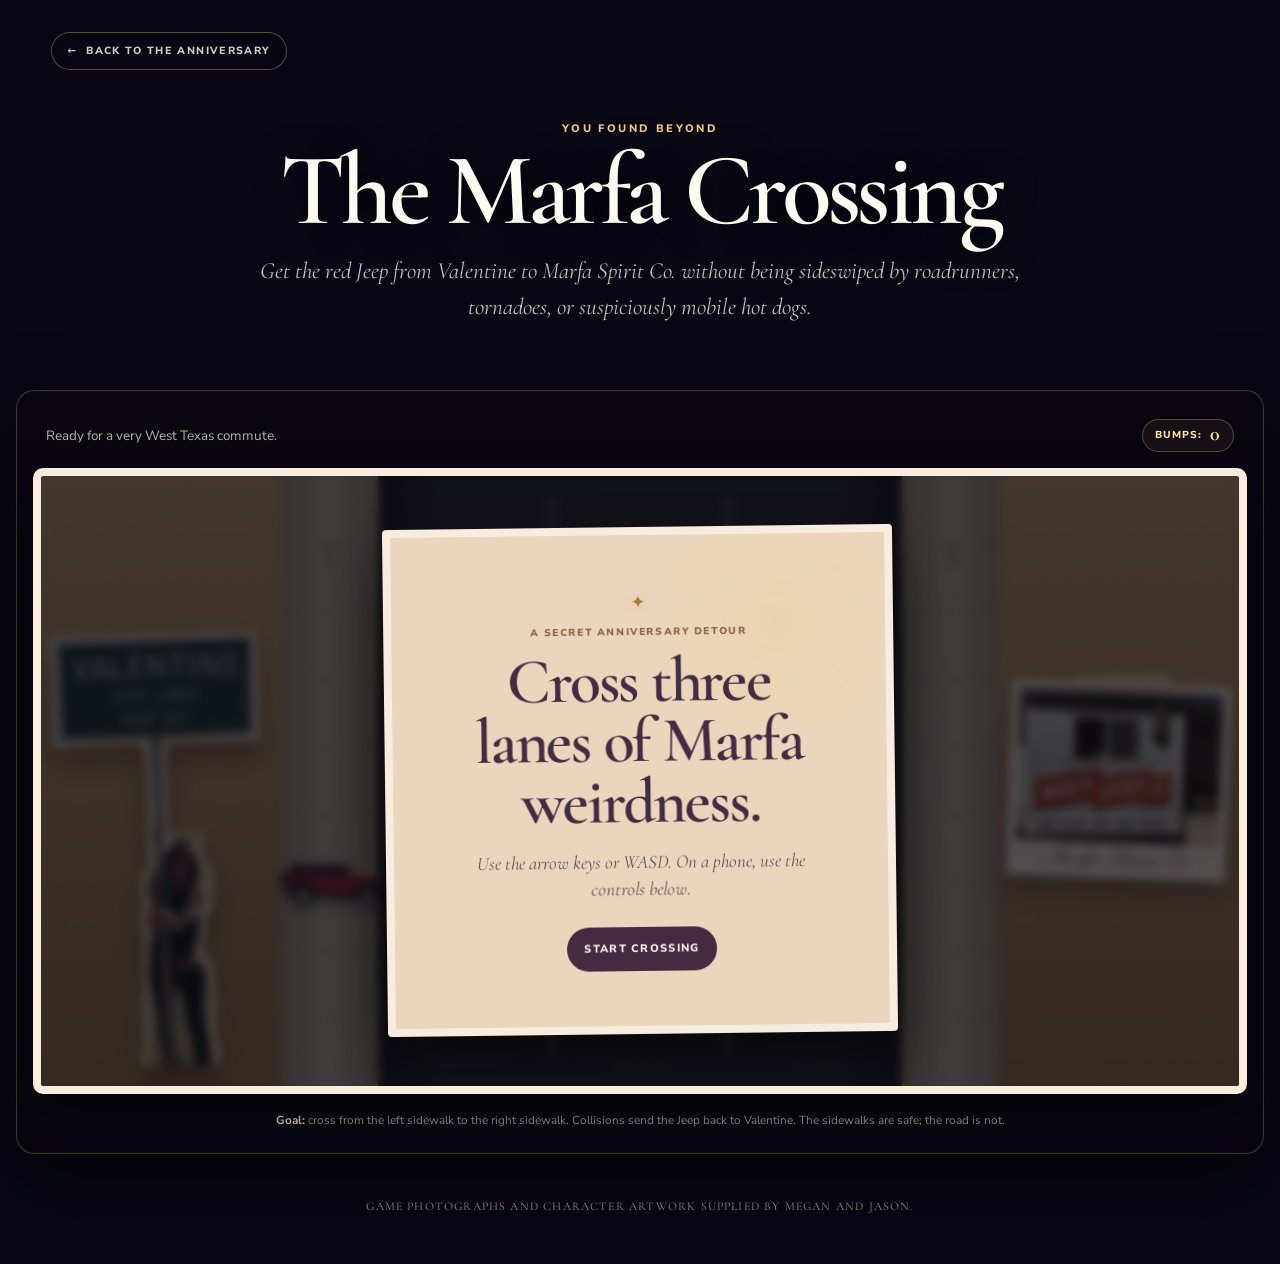
<file: marfa-anniversary-site 2/beyond.html>
<!doctype html>
<html lang="en" class="no-js">
  <head>
    <meta charset="UTF-8" />
    <meta name="viewport" content="width=device-width, initial-scale=1" />
    <meta name="theme-color" content="#080713" />
    <meta name="description" content="A secret Marfa-themed crossing game for Megan and Jason's tenth anniversary." />
    <title>Beyond | The Marfa Crossing</title>

    <script>
      document.documentElement.classList.replace("no-js", "js");
    </script>
    <link rel="icon" href="assets/favicon.svg" type="image/svg+xml" />
    <link rel="preconnect" href="https://fonts.googleapis.com" />
    <link rel="preconnect" href="https://fonts.gstatic.com" crossorigin />
    <link
      href="https://fonts.googleapis.com/css2?family=Berkshire+Swash&family=Cormorant+Garamond:ital,wght@0,500;0,600;1,500;1,600&family=Nunito+Sans:wght@400;600;700;800&family=Parisienne&display=swap"
      rel="stylesheet"
    />
    <link rel="preload" as="image" href="assets/game/jeep-sprite.png" />
    <link rel="preload" as="image" href="assets/game/roadrunner-sprite.png" />
    <link rel="preload" as="image" href="assets/game/tornado-sprite.png" />
    <link rel="preload" as="image" href="assets/game/hotdog.svg" />
    <link rel="stylesheet" href="game.css" />
    <script src="game.js" defer></script>
  </head>

  <body>
    <div class="game-sky" aria-hidden="true"></div>

    <a class="game-back" href="index.html#timeline-title">
      <span aria-hidden="true">←</span>
      Back to the anniversary
    </a>

    <main class="game-page">
      <header class="game-heading">
        <p class="game-kicker">You found Beyond</p>
        <h1>The Marfa Crossing</h1>
        <p>
          Get the red Jeep from Valentine to Marfa Spirit Co. without being sideswiped by
          roadrunners, tornadoes, or suspiciously mobile hot dogs.
        </p>
      </header>

      <section class="game-console" aria-labelledby="game-instructions">
        <div class="game-statusbar">
          <p id="gameStatus" aria-live="polite">Ready for a very West Texas commute.</p>
          <p><span>Bumps:</span> <strong id="bumpCount">0</strong></p>
        </div>

        <div class="game-board" id="gameBoard">
          <canvas
            id="gameCanvas"
            tabindex="0"
            aria-label="A three-lane road-crossing game. Move the red Jeep from the Valentine side on the left to Marfa Spirit Co. on the right while avoiding obstacles."
          ></canvas>

          <figure class="game-landmark game-landmark--valentine" aria-label="Megan at the Valentine city limit sign">
            <img src="assets/game/valentine-cutout.png" alt="Megan holding the Valentine, Texas city limit sign" width="304" height="602" />
          </figure>

          <figure class="game-landmark game-landmark--spirit" aria-label="Marfa Spirit Company">
            <img src="assets/game/marfa-spirit.webp" alt="The Marfa Spirit Co. distillery and bar sign" width="744" height="592" />
            <figcaption>Marfa Spirit Co.</figcaption>
          </figure>

          <div class="game-overlay game-overlay--start" id="startOverlay">
            <div class="overlay-card">
              <span class="overlay-spark" aria-hidden="true">✦</span>
              <p class="overlay-eyebrow">A secret anniversary detour</p>
              <h2>Cross three lanes of Marfa weirdness.</h2>
              <p>Use the arrow keys or WASD. On a phone, use the controls below.</p>
              <button id="startGame" type="button">Start crossing</button>
            </div>
          </div>

          <div class="game-overlay game-overlay--win" id="winOverlay" hidden>
            <div class="overlay-card">
              <span class="overlay-spark" aria-hidden="true">✦</span>
              <p class="overlay-eyebrow">You made it</p>
              <h2>Beyond looks pretty good.</h2>
              <p>The Jeep survived. The hot dogs have been humbled. Marfa Spirit Co. awaits.</p>
              <div class="overlay-actions">
                <button id="playAgain" type="button">Cross again</button>
                <a href="index.html#timeline-title">Back to the timeline</a>
              </div>
            </div>
          </div>

          <div class="collision-flash" id="collisionFlash" aria-hidden="true"></div>
        </div>

        <div class="game-controls" aria-label="Touch controls">
          <button class="control control--up" type="button" data-direction="up" aria-label="Move up">↑</button>
          <button class="control control--left" type="button" data-direction="left" aria-label="Move left">←</button>
          <button class="control control--down" type="button" data-direction="down" aria-label="Move down">↓</button>
          <button class="control control--right" type="button" data-direction="right" aria-label="Move right">→</button>
        </div>

        <p class="game-instructions" id="game-instructions">
          <strong>Goal:</strong> cross from the left sidewalk to the right sidewalk.
          Collisions send the Jeep back to Valentine. The sidewalks are safe; the road is not.
        </p>
      </section>
    </main>

    <footer class="game-footer">
      <p>Game photographs and character artwork supplied by Megan and Jason.</p>
    </footer>
  </body>
</html>
</file>
<file: styles.css>
:root {
  --night: #080713;
  --night-soft: #15101d;
  --night-blue: #0c1830;
  --plum: #3a2438;
  --plum-soft: #69445e;
  --rosewood: #87505b;
  --clay: #c27b60;
  --sand: #e8cda8;
  --paper: #f7eddf;
  --paper-deep: #ead4b6;
  --gold: #f0ce86;
  --gold-bright: #ffe6a7;
  --ink: #2c2229;
  --muted-ink: #6e5b63;
  --white: #fffaf2;
  --content-width: 1120px;
  --hero-copy-y: 0px;
  --hero-copy-opacity: 1;
  --cue-opacity: 1;
  --sky-shift: 0px;
  --pointer-x: 0px;
  --pointer-y: 0px;
  --ease-out: cubic-bezier(0.16, 1, 0.3, 1);
}

*,
*::before,
*::after {
  box-sizing: border-box;
}

html {
  scroll-behavior: smooth;
  background: var(--night);
}

body {
  margin: 0;
  min-width: 320px;
  overflow-x: hidden;
  color: var(--white);
  background: var(--night);
  font-family: "Nunito Sans", system-ui, -apple-system, BlinkMacSystemFont, "Segoe UI", sans-serif;
  text-rendering: optimizeLegibility;
  -webkit-font-smoothing: antialiased;
}

button,
a {
  -webkit-tap-highlight-color: transparent;
}

button {
  font: inherit;
}

a {
  color: inherit;
}

img {
  max-width: 100%;
}

::selection {
  color: var(--night);
  background: var(--gold);
}

:focus-visible {
  outline: 2px solid var(--gold-bright);
  outline-offset: 5px;
}

.skip-link {
  position: fixed;
  z-index: 1000;
  top: 0.8rem;
  left: 0.8rem;
  padding: 0.72rem 1rem;
  color: var(--night);
  background: var(--white);
  border-radius: 999px;
  font-weight: 800;
  transform: translateY(-180%);
  transition: transform 180ms ease;
}

.skip-link:focus {
  transform: translateY(0);
}

.site-shell {
  min-height: 100%;
}

.content-wrap {
  position: relative;
  z-index: 3;
  width: min(calc(100% - 2.4rem), var(--content-width));
  margin-inline: auto;
}

/* -------------------------------------------------------------------------- */
/* Pinned hero                                                                 */
/* -------------------------------------------------------------------------- */

.hero-track {
  position: relative;
  height: 178svh;
  min-height: 1120px;
  background: var(--night);
}

.hero {
  position: sticky;
  top: 0;
  isolation: isolate;
  height: 100svh;
  min-height: 660px;
  overflow: hidden;
  background: var(--night);
}

.hero__photo,
.hero__veil,
.stars,
.shooting-star-layer {
  position: absolute;
  inset: 0;
}

.hero__photo {
  z-index: -7;
  inset: -4%;
  background-image: url("assets/west-texas-milky-way.webp");
  background-repeat: no-repeat;
  background-position: center 57%;
  background-size: cover;
  transform: translate3d(var(--pointer-x), calc(var(--pointer-y) + var(--sky-shift)), 0) scale(1.07);
  transform-origin: center center;
  will-change: transform;
}

.hero__veil {
  z-index: -6;
  background:
    radial-gradient(circle at 50% 18%, rgba(12, 23, 53, 0.02), rgba(8, 8, 24, 0.14) 48%, rgba(6, 5, 16, 0.52) 100%),
    linear-gradient(180deg, rgba(3, 7, 18, 0.12) 0%, rgba(5, 7, 18, 0.05) 42%, rgba(7, 5, 14, 0.27) 68%, rgba(5, 4, 11, 0.88) 100%);
}

.hero__veil::before {
  content: "";
  position: absolute;
  inset: 0;
  background:
    radial-gradient(circle at 23% 18%, rgba(119, 155, 236, 0.09), transparent 24%),
    radial-gradient(circle at 78% 31%, rgba(189, 151, 225, 0.08), transparent 27%);
  mix-blend-mode: screen;
}

.hero__veil::after,
.paper-speckles,
.night-story::after {
  content: "";
  position: absolute;
  inset: 0;
  pointer-events: none;
  background-image: url("data:image/svg+xml,%3Csvg viewBox='0 0 180 180' xmlns='http://www.w3.org/2000/svg'%3E%3Cfilter id='n'%3E%3CfeTurbulence type='fractalNoise' baseFrequency='.82' numOctaves='3' stitchTiles='stitch'/%3E%3C/filter%3E%3Crect width='100%25' height='100%25' filter='url(%23n)' opacity='.22'/%3E%3C/svg%3E");
  opacity: 0.1;
  mix-blend-mode: soft-light;
}

.stars {
  z-index: -3;
  overflow: hidden;
  pointer-events: none;
}

.star {
  position: absolute;
  width: var(--size);
  height: var(--size);
  border-radius: 50%;
  background: rgba(255, 250, 232, 0.96);
  box-shadow:
    0 0 5px rgba(255, 238, 196, 0.9),
    0 0 13px rgba(182, 203, 255, 0.45);
  opacity: var(--opacity);
  animation: twinkle var(--duration) ease-in-out var(--delay) infinite;
}

.star--cross::before,
.star--cross::after {
  content: "";
  position: absolute;
  top: 50%;
  left: 50%;
  background: rgba(255, 247, 220, 0.8);
  border-radius: 999px;
  transform: translate(-50%, -50%);
}

.star--cross::before {
  width: 10px;
  height: 1px;
}

.star--cross::after {
  width: 1px;
  height: 10px;
}

@keyframes twinkle {
  0%,
  100% {
    opacity: var(--opacity-low);
    transform: scale(0.8);
  }

  45% {
    opacity: var(--opacity);
    transform: scale(1.38);
  }

  64% {
    opacity: var(--opacity-mid);
    transform: scale(0.95);
  }
}

.shooting-star-layer {
  z-index: -1;
  overflow: hidden;
  pointer-events: none;
}

.shooting-star {
  position: absolute;
  top: var(--top);
  left: var(--left);
  width: clamp(92px, 11vw, 168px);
  height: 2px;
  border-radius: 999px;
  background: linear-gradient(90deg, transparent 0%, rgba(255, 244, 205, 0.18) 24%, rgba(255, 249, 224, 0.78) 78%, #fffbed 100%);
  box-shadow: 0 0 8px rgba(255, 244, 205, 0.65);
  opacity: 0;
  transform-origin: right center;
  animation: shoot var(--shoot-duration) linear forwards;
}

.shooting-star::after {
  content: "";
  position: absolute;
  top: 50%;
  right: -3px;
  width: 6px;
  height: 6px;
  border-radius: 50%;
  background: #fff9da;
  box-shadow:
    0 0 10px #fff4c3,
    0 0 22px rgba(191, 211, 255, 0.72);
  transform: translateY(-50%);
}

@keyframes shoot {
  0% {
    opacity: 0;
    transform: translate3d(-8vw, -4vw, 0) rotate(22deg) scaleX(0.45);
  }

  8% {
    opacity: 1;
  }

  72% {
    opacity: 0.88;
  }

  100% {
    opacity: 0;
    transform: translate3d(78vw, 31vw, 0) rotate(22deg) scaleX(1.1);
  }
}

.mini-nav {
  position: absolute;
  z-index: 30;
  top: 0;
  left: 0;
  display: flex;
  width: 100%;
  align-items: center;
  justify-content: space-between;
  padding: clamp(1.2rem, 3vw, 2.2rem) clamp(1.15rem, 5vw, 4.7rem);
}

.monogram,
.mini-nav__date {
  text-decoration: none;
  text-shadow: 0 2px 18px rgba(0, 0, 0, 0.68);
}

.monogram {
  display: inline-flex;
  align-items: center;
  gap: 0.55rem;
  font-family: "Cormorant Garamond", Georgia, serif;
  font-size: 1.05rem;
  font-weight: 600;
  letter-spacing: 0.18em;
}

.monogram span {
  color: var(--gold);
  font-size: 0.72rem;
  animation: sparkle-pulse 4s ease-in-out infinite;
}

.mini-nav__date {
  position: relative;
  font-size: 0.7rem;
  font-weight: 800;
  letter-spacing: 0.18em;
  text-transform: uppercase;
}

.mini-nav__date::after {
  content: "";
  position: absolute;
  right: 0;
  bottom: -0.45rem;
  left: 0;
  height: 1px;
  background: linear-gradient(90deg, transparent, rgba(255, 250, 243, 0.86), transparent);
  transform: scaleX(0.55);
  transition: transform 240ms ease;
}

.mini-nav__date:hover::after,
.mini-nav__date:focus-visible::after {
  transform: scaleX(1);
}

.hero__copy {
  position: absolute;
  z-index: 20;
  top: clamp(7rem, 14svh, 9.3rem);
  left: 50%;
  width: min(94vw, 1220px);
  padding-inline: 1rem;
  text-align: center;
  opacity: var(--hero-copy-opacity);
  transform: translate3d(-50%, var(--hero-copy-y), 0);
  will-change: transform, opacity;
}

.kicker {
  margin: 0 0 clamp(0.65rem, 1.5vh, 1rem);
  color: #f4dfb8;
  font-family: "Cormorant Garamond", Georgia, serif;
  font-size: clamp(1.15rem, 2.2vw, 1.65rem);
  font-style: italic;
  font-weight: 600;
  letter-spacing: 0.06em;
  text-shadow: 0 2px 18px rgba(0, 0, 0, 0.72);
  opacity: 0;
  transform: translateY(14px);
  animation: title-arrive 1s var(--ease-out) 100ms forwards;
}

.hero h1 {
  display: flex;
  align-items: center;
  justify-content: center;
  gap: clamp(0.45rem, 2vw, 1.7rem);
  margin: 0;
  color: var(--white);
  font-family: "Cormorant Garamond", Georgia, serif;
  font-size: clamp(4.3rem, 10vw, 9rem);
  font-weight: 600;
  line-height: 0.86;
  letter-spacing: -0.045em;
  text-shadow:
    0 6px 35px rgba(0, 0, 0, 0.78),
    0 0 42px rgba(230, 207, 168, 0.13);
}

.hero h1 > span:not(.ampersand) {
  opacity: 0;
  transform: translateY(22px);
  animation: title-arrive 1.15s var(--ease-out) forwards;
}

.hero h1 > span:first-child {
  animation-delay: 190ms;
}

.hero h1 > span:last-child {
  animation-delay: 330ms;
}

.ampersand {
  color: var(--gold);
  font-size: 0.45em;
  font-style: italic;
  font-weight: 500;
  opacity: 0;
  transform: translateY(10px) rotate(-7deg) scale(0.8);
  animation: ampersand-arrive 1.05s var(--ease-out) 470ms forwards;
}

.hero__subtitle {
  max-width: 680px;
  margin: clamp(0.9rem, 2vh, 1.35rem) auto 0;
  color: rgba(255, 250, 243, 0.93);
  font-family: "Cormorant Garamond", Georgia, serif;
  font-size: clamp(1.15rem, 2.1vw, 1.52rem);
  font-style: italic;
  font-weight: 600;
  line-height: 1.42;
  text-shadow: 0 3px 18px rgba(0, 0, 0, 0.7);
  opacity: 0;
  transform: translateY(16px);
  animation: title-arrive 1s var(--ease-out) 580ms forwards;
}

.date-pill {
  display: inline-flex;
  align-items: center;
  justify-content: center;
  gap: 0.9rem;
  margin: clamp(1rem, 2.2vh, 1.45rem) auto 0;
  padding: 0.72rem 1.15rem;
  color: #fff7e7;
  border: 1px solid rgba(255, 239, 209, 0.54);
  border-radius: 999px;
  background: rgba(8, 8, 20, 0.36);
  box-shadow:
    inset 0 0 0 1px rgba(255, 255, 255, 0.04),
    0 12px 32px rgba(0, 0, 0, 0.18);
  backdrop-filter: blur(8px);
  font-size: clamp(0.68rem, 1.2vw, 0.82rem);
  font-weight: 800;
  letter-spacing: 0.15em;
  text-transform: uppercase;
  opacity: 0;
  transform: translateY(16px);
  animation: title-arrive 1s var(--ease-out) 710ms forwards;
}

.date-pill__star {
  color: var(--gold);
  font-size: 0.8em;
}

.scroll-cue {
  display: inline-flex;
  align-items: center;
  gap: 0.65rem;
  margin-top: clamp(0.9rem, 2vh, 1.35rem);
  padding: 0.55rem 0.25rem;
  color: rgba(255, 250, 243, 0.86);
  background: transparent;
  border: 0;
  cursor: pointer;
  font-size: 0.68rem;
  font-weight: 800;
  letter-spacing: 0.17em;
  text-transform: uppercase;
  text-shadow: 0 2px 12px rgba(0, 0, 0, 0.72);
  opacity: var(--cue-opacity);
  transition: color 180ms ease;
}

.scroll-cue svg {
  width: 1rem;
  height: 1rem;
  fill: none;
  stroke: currentColor;
  stroke-linecap: round;
  stroke-linejoin: round;
  stroke-width: 1.7;
  animation: cue-bob 2.2s ease-in-out infinite;
}

.scroll-cue:hover,
.scroll-cue:focus-visible {
  color: var(--gold);
}

@keyframes title-arrive {
  to {
    opacity: 1;
    transform: translateY(0);
  }
}

@keyframes ampersand-arrive {
  to {
    opacity: 1;
    transform: translateY(7px) rotate(-4deg) scale(1);
  }
}

@keyframes cue-bob {
  50% {
    transform: translateY(5px);
  }
}

@keyframes sparkle-pulse {
  50% {
    opacity: 0.48;
    transform: rotate(45deg) scale(0.78);
  }
}

/* -------------------------------------------------------------------------- */
/* Photographic landmark collage                                               */
/* -------------------------------------------------------------------------- */

.landmark-stage {
  position: absolute;
  z-index: 12;
  right: 0;
  bottom: 0;
  left: 0;
  height: clamp(260px, 35svh, 395px);
  pointer-events: none;
}

.collage-haze {
  position: absolute;
  z-index: 0;
  right: -8%;
  bottom: -6rem;
  left: -8%;
  height: 86%;
  background:
    radial-gradient(ellipse at 50% 76%, rgba(20, 13, 25, 0.9) 0, rgba(9, 7, 17, 0.73) 49%, transparent 76%),
    linear-gradient(180deg, transparent, rgba(7, 5, 13, 0.78));
  filter: blur(2px);
}

.landmark-hint {
  position: absolute;
  z-index: 30;
  top: -0.75rem;
  left: 50%;
  margin: 0;
  color: rgba(255, 241, 216, 0.63);
  font-family: "Cormorant Garamond", Georgia, serif;
  font-size: clamp(0.84rem, 1.4vw, 0.98rem);
  font-style: italic;
  letter-spacing: 0.07em;
  opacity: var(--hint-opacity, 1);
  transform: translateX(-50%);
  transition: opacity 220ms ease;
  white-space: nowrap;
}

.landmark {
  position: absolute;
  margin: 0;
  opacity: 0;
  filter: drop-shadow(0 18px 18px rgba(0, 0, 0, 0.52));
  transform-origin: center bottom;
  will-change: transform, opacity;
}

.no-js .landmark {
  opacity: 1;
}

.landmark picture,
.landmark img {
  display: block;
  width: 100%;
  height: auto;
  user-select: none;
}

.landmark--concrete {
  z-index: 2;
  bottom: -3%;
  left: -2%;
  width: clamp(420px, 35vw, 630px);
}

.landmark--downtown {
  z-index: 4;
  bottom: -8%;
  left: 50%;
  width: clamp(650px, 57vw, 980px);
  margin-left: clamp(-485px, -28vw, -325px);
}

.landmark--stardust {
  z-index: 8;
  bottom: -1%;
  left: 18.5%;
  width: clamp(112px, 8.5vw, 158px);
}

.landmark--courthouse {
  z-index: 6;
  right: 22%;
  bottom: -6%;
  width: clamp(270px, 23vw, 410px);
}

.landmark--teepees {
  z-index: 7;
  right: -1%;
  bottom: -5%;
  width: clamp(390px, 32vw, 565px);
}

.landmark--water {
  z-index: 9;
  right: 16.5%;
  bottom: -7%;
  width: clamp(118px, 9.5vw, 175px);
}

.landmark--taped::before,
.landmark--taped::after {
  content: "";
  position: absolute;
  z-index: 3;
  width: 46px;
  height: 18px;
  background: rgba(235, 213, 168, 0.76);
  box-shadow: 0 2px 4px rgba(0, 0, 0, 0.17);
  opacity: 0.82;
}

.landmark--taped::before {
  top: 3%;
  left: 6%;
  transform: rotate(-12deg);
}

.landmark--taped::after {
  right: 5%;
  bottom: 7%;
  transform: rotate(9deg);
}

.landmark--stardust img {
  animation: stardust-flicker 7.2s steps(1, end) 2.2s infinite;
}

@keyframes stardust-flicker {
  0%,
  17%,
  20%,
  22%,
  64%,
  67%,
  100% {
    filter: brightness(1) saturate(0.92) drop-shadow(0 0 0 rgba(255, 204, 124, 0));
  }

  18%,
  21%,
  65% {
    filter: brightness(1.25) saturate(1.06) drop-shadow(0 0 15px rgba(255, 210, 136, 0.58));
  }

  19%,
  66% {
    filter: brightness(0.82) saturate(0.75) drop-shadow(0 0 4px rgba(255, 210, 136, 0.18));
  }
}

.postcard-stamp {
  position: absolute;
  z-index: 11;
  right: 35%;
  bottom: 10%;
  display: grid;
  width: clamp(96px, 8vw, 128px);
  aspect-ratio: 1;
  place-content: center;
  color: rgba(78, 45, 55, 0.8);
  border: 2px solid currentColor;
  border-radius: 50%;
  background: rgba(242, 225, 195, 0.88);
  box-shadow: 0 12px 20px rgba(0, 0, 0, 0.3);
  font-family: "Cormorant Garamond", Georgia, serif;
  line-height: 0.95;
  text-align: center;
  text-transform: uppercase;
  opacity: 0;
  transform-origin: center;
  will-change: transform, opacity;
}

.postcard-stamp::before,
.postcard-stamp::after {
  content: "";
  position: absolute;
  top: 50%;
  left: 50%;
  width: 126%;
  height: 1px;
  background: currentColor;
  opacity: 0.5;
  transform-origin: left center;
}

.postcard-stamp::before {
  transform: translate(-50%, -8px) rotate(-8deg);
}

.postcard-stamp::after {
  transform: translate(-50%, 8px) rotate(-8deg);
}

.postcard-stamp span {
  font-size: clamp(1rem, 1.45vw, 1.35rem);
  font-style: italic;
  font-weight: 600;
}

.postcard-stamp strong {
  margin-top: 0.22rem;
  font-family: "Nunito Sans", sans-serif;
  font-size: 0.52rem;
  letter-spacing: 0.1em;
}

.postcard-stamp small {
  margin-top: 0.1rem;
  font-size: 0.58rem;
  letter-spacing: 0.19em;
}

/* -------------------------------------------------------------------------- */
/* Paper announcement                                                          */
/* -------------------------------------------------------------------------- */

.paper-story {
  position: relative;
  z-index: 20;
  overflow: hidden;
  padding: clamp(6rem, 10vw, 9rem) 0 clamp(6.3rem, 11vw, 9.5rem);
  color: var(--ink);
  background:
    radial-gradient(circle at 14% 14%, rgba(188, 122, 97, 0.08), transparent 26%),
    radial-gradient(circle at 84% 45%, rgba(82, 50, 71, 0.055), transparent 24%),
    var(--paper);
}

.paper-story::before {
  content: "";
  position: absolute;
  z-index: 2;
  top: -44px;
  right: 0;
  left: 0;
  height: 46px;
  background: var(--paper);
  clip-path: polygon(0 76%, 4% 58%, 8% 71%, 13% 48%, 18% 68%, 24% 53%, 30% 73%, 36% 55%, 42% 67%, 49% 45%, 55% 70%, 62% 52%, 69% 74%, 75% 55%, 82% 68%, 88% 49%, 94% 70%, 100% 57%, 100% 100%, 0 100%);
}

.paper-speckles {
  z-index: 0;
  opacity: 0.07;
  mix-blend-mode: multiply;
}

.eyebrow {
  display: flex;
  align-items: center;
  justify-content: center;
  gap: 0.75rem;
  margin: 0;
  color: var(--rosewood);
  font-size: 0.71rem;
  font-weight: 800;
  letter-spacing: 0.19em;
  text-align: center;
  text-transform: uppercase;
}

.eyebrow span {
  color: #b28b54;
  font-size: 0.68rem;
}

.announcement-intro {
  max-width: 940px;
  text-align: center;
}

.announcement-intro h2,
.no-pressure h2,
.timeline-heading h2 {
  margin: 0;
  font-family: "Cormorant Garamond", Georgia, serif;
  font-weight: 600;
  letter-spacing: -0.03em;
}

.announcement-intro h2 {
  max-width: 850px;
  margin: 1.05rem auto 0;
  color: var(--plum);
  font-size: clamp(3rem, 6vw, 5.45rem);
  line-height: 0.98;
}

.lede {
  max-width: 820px;
  margin: clamp(1.45rem, 3vw, 2.15rem) auto 0;
  color: #4b3943;
  font-family: "Cormorant Garamond", Georgia, serif;
  font-size: clamp(1.35rem, 2.45vw, 1.85rem);
  font-style: italic;
  line-height: 1.5;
}

.lede strong {
  color: var(--ink);
  font-weight: 600;
}

.plan-card {
  display: grid;
  grid-template-columns: clamp(118px, 17vw, 178px) minmax(0, 1fr);
  gap: clamp(1.5rem, 4vw, 3.6rem);
  align-items: center;
  max-width: 930px;
  margin-top: clamp(3.6rem, 7vw, 5.8rem);
  padding: clamp(2rem, 5vw, 4rem);
  overflow: hidden;
  border: 1px solid rgba(101, 65, 74, 0.2);
  border-radius: 4px;
  background:
    linear-gradient(145deg, rgba(255, 255, 255, 0.4), transparent 56%),
    #f0ddc5;
  box-shadow:
    0 28px 64px rgba(67, 44, 50, 0.13),
    inset 0 0 0 7px rgba(255, 250, 241, 0.28);
  transform: rotate(-0.45deg);
}

.plan-card::after {
  content: "✦";
  position: absolute;
  right: 1.2rem;
  bottom: -2.4rem;
  color: rgba(119, 74, 83, 0.08);
  font-family: Georgia, serif;
  font-size: 9rem;
  transform: rotate(17deg);
}

.plan-card__number {
  position: relative;
  z-index: 1;
  display: grid;
  aspect-ratio: 1;
  place-content: center;
  color: var(--plum);
  border: 1px solid rgba(116, 70, 82, 0.25);
  border-radius: 50%;
  background: rgba(255, 248, 237, 0.48);
  box-shadow: inset 0 0 0 8px rgba(151, 95, 106, 0.05);
  text-align: center;
}

.plan-card__number span {
  font-family: "Cormorant Garamond", Georgia, serif;
  font-size: clamp(3.6rem, 7vw, 5.5rem);
  font-weight: 600;
  line-height: 0.72;
}

.plan-card__number small {
  margin-top: 0.55rem;
  color: var(--rosewood);
  font-size: 0.62rem;
  font-weight: 800;
  letter-spacing: 0.2em;
  text-transform: uppercase;
}

.plan-card__copy {
  position: relative;
  z-index: 1;
}

.plan-card__label {
  margin: 0 0 0.5rem;
  color: var(--rosewood);
  font-size: 0.68rem;
  font-weight: 800;
  letter-spacing: 0.18em;
  text-transform: uppercase;
}

.plan-card h3 {
  margin: 0;
  color: var(--plum);
  font-family: "Cormorant Garamond", Georgia, serif;
  font-size: clamp(2.2rem, 4.8vw, 4rem);
  font-weight: 600;
  line-height: 1;
}

.plan-card__copy > p:last-child {
  max-width: 640px;
  margin: 1.05rem 0 0;
  color: var(--muted-ink);
  font-size: clamp(0.98rem, 1.45vw, 1.08rem);
  line-height: 1.8;
}

.plan-card__sparkle {
  position: absolute;
  z-index: 2;
  top: 1.2rem;
  right: 1.4rem;
  color: #b98c4d;
  font-size: 1.4rem;
  animation: sparkle-pulse 4.6s ease-in-out infinite;
}

/* -------------------------------------------------------------------------- */
/* Full-width night story                                                      */
/* -------------------------------------------------------------------------- */

.night-story {
  position: relative;
  z-index: 20;
  isolation: isolate;
  overflow: hidden;
  padding: clamp(7rem, 12vw, 11rem) 0 0;
  background:
    radial-gradient(circle at 18% 14%, rgba(85, 64, 130, 0.19), transparent 27%),
    radial-gradient(circle at 86% 37%, rgba(129, 73, 109, 0.17), transparent 30%),
    linear-gradient(180deg, #11111f 0%, #0a0a16 34%, #080713 100%);
}

.night-story::before {
  content: "";
  position: absolute;
  z-index: 2;
  top: -52px;
  right: 0;
  left: 0;
  height: 54px;
  background: #11111f;
  clip-path: polygon(0 61%, 5% 72%, 10% 55%, 16% 70%, 22% 52%, 28% 68%, 35% 48%, 41% 69%, 48% 54%, 55% 72%, 62% 49%, 68% 66%, 75% 53%, 81% 71%, 88% 51%, 94% 67%, 100% 55%, 100% 100%, 0 100%);
}

.night-story::after {
  z-index: 1;
  opacity: 0.12;
}

.night-story__glow {
  position: absolute;
  z-index: 0;
  inset: 0;
  background:
    radial-gradient(circle at 50% 24%, rgba(243, 202, 127, 0.05), transparent 21%),
    linear-gradient(90deg, transparent, rgba(97, 92, 168, 0.035), transparent);
  pointer-events: none;
}

.stars--lower {
  z-index: 0;
  opacity: 0.62;
}

.no-pressure,
.closing,
.timeline-section {
  position: relative;
  z-index: 4;
}

.no-pressure {
  max-width: 920px;
  padding-block: clamp(2rem, 5vw, 3.7rem);
  color: rgba(255, 248, 237, 0.9);
  text-align: center;
}

.no-pressure::before,
.no-pressure::after {
  content: "";
  position: absolute;
  top: 50%;
  width: clamp(50px, 8vw, 110px);
  height: 1px;
  background: linear-gradient(90deg, transparent, rgba(240, 206, 134, 0.48));
}

.no-pressure::before {
  right: calc(100% + 0.5rem);
}

.no-pressure::after {
  left: calc(100% + 0.5rem);
  transform: scaleX(-1);
}

.no-pressure__ornament {
  margin-bottom: 1rem;
  color: var(--gold);
  font-size: 0.9rem;
  letter-spacing: 0.55em;
  text-indent: 0.55em;
}

.no-pressure h2 {
  max-width: 840px;
  margin-inline: auto;
  color: var(--white);
  font-size: clamp(2.75rem, 6vw, 5.3rem);
  line-height: 0.98;
  text-shadow: 0 8px 35px rgba(0, 0, 0, 0.32);
}

.no-pressure > p {
  max-width: 720px;
  margin: clamp(1.45rem, 3vw, 2rem) auto 0;
  color: rgba(255, 245, 231, 0.75);
  font-size: clamp(1rem, 1.55vw, 1.12rem);
  line-height: 1.85;
}

.closing {
  max-width: 980px;
  margin-top: clamp(5rem, 10vw, 8rem);
  padding: clamp(4rem, 8vw, 6.5rem) 0;
  border-top: 1px solid rgba(240, 206, 134, 0.18);
  border-bottom: 1px solid rgba(240, 206, 134, 0.18);
  text-align: center;
}

.closing__small {
  margin: 0;
  color: var(--gold);
  font-size: 0.69rem;
  font-weight: 800;
  letter-spacing: 0.2em;
  text-transform: uppercase;
}

.closing blockquote {
  margin: 1rem auto 0;
  color: var(--white);
  font-family: "Cormorant Garamond", Georgia, serif;
  font-size: clamp(3rem, 7vw, 6.2rem);
  font-weight: 600;
  line-height: 0.94;
  letter-spacing: -0.035em;
  text-shadow: 0 8px 36px rgba(0, 0, 0, 0.36);
}

.closing blockquote span {
  display: block;
  max-width: 760px;
  margin: 0.65em auto 0;
  color: #e9c887;
  font-family: "Parisienne", "Brush Script MT", cursive;
  font-size: 0.47em;
  font-weight: 400;
  line-height: 1.12;
  letter-spacing: 0;
}

.signature {
  margin: 1.6rem 0 0;
  color: rgba(255, 245, 231, 0.66);
  font-family: "Cormorant Garamond", Georgia, serif;
  font-size: clamp(1.15rem, 2vw, 1.45rem);
  font-style: italic;
}

/* -------------------------------------------------------------------------- */
/* Tinkerbell-wand timeline                                                    */
/* -------------------------------------------------------------------------- */

.timeline-section {
  position: relative;
  z-index: 6;
  padding: clamp(6.5rem, 12vw, 10rem) 0 clamp(5rem, 9vw, 7.5rem);
  overflow: visible;
}

.timeline-heading {
  position: relative;
  z-index: 30;
  max-width: 920px;
  text-align: center;
}

.eyebrow--night {
  color: var(--gold);
}

.timeline-heading h2 {
  max-width: 850px;
  margin: 1rem auto 0;
  color: var(--white);
  font-size: clamp(3rem, 6.5vw, 5.7rem);
  line-height: 0.96;
}

.timeline-heading > p:last-child {
  max-width: 650px;
  margin: 1.3rem auto 0;
  color: rgba(255, 244, 228, 0.62);
  font-family: "Cormorant Garamond", Georgia, serif;
  font-size: clamp(1.05rem, 1.8vw, 1.3rem);
  font-style: italic;
  line-height: 1.55;
}

.timeline-scroll {
  position: relative;
  z-index: 8;
  width: 100%;
  margin-top: clamp(0.5rem, 2vw, 1.5rem);
  padding-inline: max(1rem, calc((100vw - 1540px) / 2));
  overflow-x: auto;
  overflow-y: hidden;
  scrollbar-width: thin;
  scrollbar-color: rgba(240, 206, 134, 0.42) transparent;
  overscroll-behavior-inline: contain;
  scroll-padding-inline: 230px;
}

.timeline-scroll::-webkit-scrollbar {
  height: 7px;
}

.timeline-scroll::-webkit-scrollbar-thumb {
  background: rgba(240, 206, 134, 0.35);
  border-radius: 999px;
}

/* The generous height keeps every opened fan inside the scroll container, so
   the photographs never get clipped by the heading or the section above. */
.timeline-track {
  position: relative;
  width: max(100%, 1640px);
  height: 720px;
  padding-inline: 255px;
}

.timeline-wand {
  position: absolute;
  top: 58%;
  right: 235px;
  left: 235px;
  height: 4px;
  border-radius: 999px;
  background: linear-gradient(90deg, rgba(149, 100, 45, 0.2), #d9a948 12%, #ffe39a 50%, #d7a447 88%, rgba(149, 100, 45, 0.24));
  box-shadow:
    0 0 5px rgba(255, 218, 132, 0.9),
    0 0 16px rgba(241, 192, 91, 0.72),
    0 0 42px rgba(183, 126, 48, 0.28);
  transform: translateY(-50%) rotate(-0.35deg);
}

.timeline-wand::before {
  content: "";
  position: absolute;
  top: 50%;
  left: -22px;
  width: 32px;
  height: 32px;
  border: 3px solid rgba(255, 223, 146, 0.88);
  border-radius: 50% 50% 48% 52%;
  box-shadow:
    0 0 10px rgba(255, 221, 137, 0.8),
    0 0 27px rgba(242, 188, 83, 0.58);
  transform: translateY(-50%) rotate(18deg);
}

.timeline-wand::after {
  content: "✦";
  position: absolute;
  top: 50%;
  right: -23px;
  color: var(--gold-bright);
  font-size: 2.2rem;
  line-height: 1;
  text-shadow:
    0 0 8px rgba(255, 227, 154, 0.98),
    0 0 28px rgba(243, 190, 85, 0.72);
  transform: translateY(-50%) rotate(10deg);
  animation: wand-tip 2.8s ease-in-out infinite;
}

@keyframes wand-tip {
  50% {
    opacity: 0.62;
    transform: translateY(-50%) rotate(55deg) scale(0.82);
  }
}

.wand-sparks {
  position: absolute;
  inset: -70px -30px;
  pointer-events: none;
}

.wand-spark {
  position: absolute;
  top: calc(50% + var(--spark-y));
  left: var(--spark-x);
  width: var(--spark-size);
  height: var(--spark-size);
  border-radius: 50%;
  background: #ffe9a8;
  box-shadow:
    0 0 6px #ffe8a3,
    0 0 13px rgba(244, 184, 74, 0.78);
  opacity: 0.2;
  animation: spark-radiate var(--spark-duration) ease-in-out var(--spark-delay) infinite;
}

.wand-spark::before,
.wand-spark::after {
  content: "";
  position: absolute;
  top: 50%;
  left: 50%;
  width: calc(var(--spark-size) * 4);
  height: 1px;
  background: rgba(255, 230, 164, 0.68);
  transform: translate(-50%, -50%) rotate(var(--spark-angle));
}

.wand-spark::after {
  transform: translate(-50%, -50%) rotate(calc(var(--spark-angle) + 90deg));
}

@keyframes spark-radiate {
  0%,
  100% {
    opacity: 0.12;
    transform: translateY(0) scale(0.35);
  }

  48% {
    opacity: 0.95;
    transform: translateY(-5px) scale(1.1);
  }
}

.timeline-list {
  position: absolute;
  inset: 0 255px;
  display: flex;
  align-items: center;
  justify-content: space-between;
  margin: 0;
  padding: 0;
  list-style: none;
}

.timeline-item {
  position: relative;
  z-index: 4;
  width: 96px;
  height: 100%;
  flex: 0 0 96px;
}

.timeline-item.is-open {
  z-index: 25;
}

.timeline-point {
  position: absolute;
  z-index: 12;
  top: 58%;
  left: 50%;
  display: grid;
  min-width: 88px;
  place-items: center;
  padding: 0;
  color: var(--white);
  background: transparent;
  border: 0;
  cursor: pointer;
  text-decoration: none;
  transform: translate(-50%, -50%);
}

.timeline-dot {
  position: relative;
  display: block;
  width: 18px;
  height: 18px;
  border: 3px solid #ffe3a0;
  border-radius: 50%;
  background: #9c6c32;
  box-shadow:
    0 0 0 5px rgba(240, 206, 134, 0.09),
    0 0 10px rgba(255, 225, 151, 0.96),
    0 0 25px rgba(229, 167, 64, 0.65);
  transition:
    transform 260ms var(--ease-out),
    background 260ms ease,
    box-shadow 260ms ease;
}

.timeline-dot::before,
.timeline-dot::after {
  content: "";
  position: absolute;
  top: 50%;
  left: 50%;
  width: 32px;
  height: 1px;
  background: rgba(255, 226, 154, 0.5);
  opacity: 0;
  transform: translate(-50%, -50%);
  transition: opacity 220ms ease;
}

.timeline-dot::after {
  transform: translate(-50%, -50%) rotate(90deg);
}

.timeline-year {
  position: absolute;
  top: calc(100% + 13px);
  color: rgba(255, 247, 233, 0.82);
  font-family: "Cormorant Garamond", Georgia, serif;
  font-size: 1.05rem;
  font-style: italic;
  font-weight: 600;
  letter-spacing: 0.06em;
  text-shadow: 0 2px 9px rgba(0, 0, 0, 0.6);
  white-space: nowrap;
}

.timeline-item.is-open .timeline-dot,
.timeline-point:hover .timeline-dot,
.timeline-point:focus-visible .timeline-dot {
  background: #ffe6a1;
  box-shadow:
    0 0 0 7px rgba(240, 206, 134, 0.13),
    0 0 13px rgba(255, 231, 169, 1),
    0 0 34px rgba(236, 177, 76, 0.82);
  transform: rotate(45deg) scale(1.22);
}

.timeline-item.is-open .timeline-dot::before,
.timeline-item.is-open .timeline-dot::after,
.timeline-point:hover .timeline-dot::before,
.timeline-point:hover .timeline-dot::after,
.timeline-point:focus-visible .timeline-dot::before,
.timeline-point:focus-visible .timeline-dot::after {
  opacity: 1;
}

.memory-fan {
  position: absolute;
  z-index: 8;
  inset: 0;
  pointer-events: none;
}

.memory-photo {
  position: absolute;
  top: 58%;
  left: 50%;
  width: 150px;
  margin: 0;
  padding: 7px 7px 10px;
  color: var(--ink);
  background: #f2e2c4;
  box-shadow:
    0 18px 35px rgba(0, 0, 0, 0.42),
    0 0 0 1px rgba(85, 52, 59, 0.15);
  opacity: 0;
  transform: translate(-50%, -54%) rotate(0deg) scale(0.34);
  transform-origin: center bottom;
  transition:
    opacity 220ms ease var(--fan-delay),
    transform 480ms var(--ease-out) var(--fan-delay),
    filter 180ms ease;
}

.memory-photo--portrait {
  width: 128px;
}

.memory-photo--landscape {
  width: 166px;
}

.memory-photo--square {
  width: 146px;
}

.memory-photo::before {
  content: "";
  position: absolute;
  z-index: 2;
  top: -7px;
  left: 50%;
  width: 42px;
  height: 15px;
  background: rgba(232, 209, 162, 0.72);
  box-shadow: 0 2px 4px rgba(0, 0, 0, 0.16);
  transform: translateX(-50%) rotate(-2deg);
}

.memory-photo:nth-child(even)::before {
  transform: translateX(-50%) rotate(4deg);
}

.memory-photo::after {
  content: "";
  position: absolute;
  inset: 0;
  background-image: url("data:image/svg+xml,%3Csvg viewBox='0 0 120 120' xmlns='http://www.w3.org/2000/svg'%3E%3Cfilter id='n'%3E%3CfeTurbulence type='fractalNoise' baseFrequency='.85' numOctaves='2'/%3E%3C/filter%3E%3Crect width='100%25' height='100%25' filter='url(%23n)' opacity='.14'/%3E%3C/svg%3E");
  opacity: 0.12;
  mix-blend-mode: multiply;
  pointer-events: none;
}

.memory-photo img {
  position: relative;
  z-index: 1;
  display: block;
  width: 100%;
  height: auto;
  border: 1px solid rgba(91, 61, 66, 0.18);
  background: #e5d3b5;
}

.memory-photo:nth-child(1) {
  z-index: 2;
}

.memory-photo:nth-child(2) {
  z-index: 3;
}

.memory-photo:nth-child(3) {
  z-index: 6;
}

.memory-photo:nth-child(4) {
  z-index: 5;
}

.memory-photo:nth-child(5) {
  z-index: 4;
}

.timeline-item.is-open .memory-photo,
.no-js .timeline-item:hover .memory-photo,
.no-js .timeline-item:focus-within .memory-photo {
  opacity: 1;
  pointer-events: auto;
  transform: translate(calc(-50% + var(--fan-x)), calc(-100% + var(--fan-y))) rotate(var(--fan-rotate)) scale(1);
}

.timeline-item.is-open .memory-photo:hover {
  z-index: 20;
  filter: brightness(1.04);
}

.timeline-point--beyond .timeline-dot {
  width: 23px;
  height: 23px;
  background: #f4d27d;
  animation: beyond-glow 2.6s ease-in-out infinite;
}

.timeline-point--beyond .timeline-year {
  color: var(--gold-bright);
  font-family: "Parisienne", "Brush Script MT", cursive;
  font-size: 1.5rem;
  font-style: normal;
  letter-spacing: 0;
}

.timeline-secret {
  position: absolute;
  top: -34px;
  right: 7px;
  color: var(--gold-bright);
  font-size: 1rem;
  animation: sparkle-pulse 2.4s ease-in-out infinite;
}

@keyframes beyond-glow {
  50% {
    box-shadow:
      0 0 0 9px rgba(240, 206, 134, 0.11),
      0 0 17px rgba(255, 234, 177, 1),
      0 0 42px rgba(234, 171, 65, 0.9);
    transform: scale(1.16);
  }
}

.memory-secret-card {
  position: absolute;
  z-index: 8;
  top: 58%;
  left: 50%;
  display: grid;
  width: 196px;
  min-height: 150px;
  place-content: center;
  gap: 0.55rem;
  padding: 1.1rem;
  color: var(--white);
  border: 1px solid rgba(244, 211, 139, 0.38);
  background:
    radial-gradient(circle at 50% 30%, rgba(239, 202, 125, 0.19), transparent 30%),
    #1c1424;
  box-shadow: 0 18px 35px rgba(0, 0, 0, 0.38);
  opacity: 0;
  pointer-events: none;
  text-align: center;
  transform: translate(-50%, calc(-100% - 40px)) rotate(-2deg) scale(0.78);
  transform-origin: center bottom;
  transition:
    opacity 240ms ease,
    transform 420ms var(--ease-out);
}

.timeline-item--beyond:hover .memory-secret-card,
.timeline-item--beyond:focus-within .memory-secret-card {
  opacity: 1;
  transform: translate(-50%, calc(-100% - 58px)) rotate(-2deg) scale(1);
}

.memory-secret-card strong {
  font-family: "Cormorant Garamond", Georgia, serif;
  font-size: 1.2rem;
  line-height: 1.08;
}

.memory-secret-card small {
  color: rgba(255, 245, 228, 0.64);
  font-size: 0.7rem;
  letter-spacing: 0.08em;
  text-transform: uppercase;
}

.secret-sparkle {
  color: var(--gold-bright);
  font-size: 1.4rem;
}

.timeline-swipe-hint {
  display: none;
  margin: -0.5rem 1.2rem 0;
  color: rgba(255, 245, 229, 0.47);
  font-size: 0.7rem;
  letter-spacing: 0.12em;
  text-align: center;
  text-transform: uppercase;
}

/* -------------------------------------------------------------------------- */
/* Footer                                                                      */
/* -------------------------------------------------------------------------- */

.site-footer {
  position: relative;
  z-index: 24;
  padding: 2.8rem max(1.2rem, 5vw) 3.2rem;
  color: rgba(255, 245, 231, 0.58);
  background: #070611;
  border-top: 1px solid rgba(241, 209, 155, 0.12);
  text-align: center;
}

.footer-mark {
  margin: 0;
  font-family: "Cormorant Garamond", Georgia, serif;
  font-size: 1rem;
  font-style: italic;
}

.footer-mark span {
  margin-inline: 0.45rem;
  color: var(--gold);
  font-size: 0.72rem;
}

.credits {
  width: min(930px, 100%);
  margin: 1rem auto 0;
  font-size: 0.69rem;
  line-height: 1.65;
}

.credits summary {
  display: inline-block;
  padding: 0.25rem 0;
  cursor: pointer;
  font-weight: 800;
  letter-spacing: 0.13em;
  list-style: none;
  text-transform: uppercase;
}

.credits summary::-webkit-details-marker {
  display: none;
}

.credits summary::after {
  content: " +";
  color: var(--gold);
}

.credits[open] summary::after {
  content: " −";
}

.credits__body {
  margin: 1rem auto 0;
  padding: 1rem 1.2rem;
  color: rgba(255, 245, 231, 0.58);
  border: 1px solid rgba(240, 206, 134, 0.12);
  background: rgba(255, 255, 255, 0.018);
  text-align: left;
}

.credits__body p {
  margin: 0;
}

.credits__body ul {
  margin: 0.8rem 0 0;
  padding-left: 1.25rem;
}

.credits__body li + li {
  margin-top: 0.35rem;
}

.credits__body a {
  color: rgba(255, 235, 194, 0.82);
  text-underline-offset: 2px;
}

/* -------------------------------------------------------------------------- */
/* Reveal utility                                                              */
/* -------------------------------------------------------------------------- */

.js [data-reveal] {
  opacity: 0;
  transform: translateY(32px);
  transition:
    opacity 780ms ease,
    transform 950ms var(--ease-out);
}

.js [data-reveal].is-visible {
  opacity: 1;
  transform: translateY(0);
}


/* Desktop-only collage refinement: keep the teepees together at the far right
   and tuck the courthouse just to the right of the Stardust sign. */
@media (min-width: 1051px) {
  .landmark--courthouse {
    right: auto;
    bottom: -7%;
    left: 25.2%;
    width: clamp(250px, 20.5vw, 365px);
  }

  .landmark--teepees {
    right: -0.5%;
    bottom: -5%;
    width: clamp(360px, 29vw, 515px);
  }
}

/* -------------------------------------------------------------------------- */
/* Responsive                                                                  */
/* -------------------------------------------------------------------------- */

@media (max-width: 1050px) {
  .hero-track {
    height: 170svh;
  }

  .landmark--concrete {
    left: -10%;
  }

  .landmark--courthouse {
    right: 19%;
  }

  .landmark--water {
    right: 13%;
  }

  .no-pressure::before,
  .no-pressure::after {
    display: none;
  }
}

@media (max-width: 760px) {
  .hero-track {
    height: 164svh;
    min-height: 980px;
  }

  .hero {
    min-height: 600px;
  }

  .hero__photo {
    background-position: 56% 55%;
  }

  .mini-nav {
    padding: 1.15rem 1.05rem;
  }

  .mini-nav__date {
    font-size: 0.61rem;
    letter-spacing: 0.11em;
  }

  .hero__copy {
    top: clamp(6.3rem, 15svh, 8.1rem);
    width: 100%;
  }

  .hero h1 {
    flex-wrap: wrap;
    gap: 0 0.42rem;
    font-size: clamp(3.85rem, 17vw, 6.2rem);
    line-height: 0.82;
  }

  .hero h1 > span:not(.ampersand) {
    flex: 0 0 auto;
  }

  .ampersand {
    font-size: 0.38em;
  }

  .kicker {
    font-size: 1.05rem;
  }

  .date-pill {
    flex-wrap: wrap;
    gap: 0.48rem 0.68rem;
    width: min(92%, 360px);
    padding-inline: 0.85rem;
    font-size: 0.62rem;
    letter-spacing: 0.11em;
  }

  .landmark-stage {
    height: clamp(230px, 34svh, 320px);
  }

  .landmark-hint {
    top: -0.55rem;
  }

  .landmark--concrete {
    left: -24%;
    width: clamp(300px, 74vw, 430px);
  }

  .landmark--downtown {
    bottom: -4%;
    width: clamp(520px, 132vw, 700px);
    margin-left: clamp(-350px, -66vw, -260px);
  }

  .landmark--stardust {
    left: 7%;
    width: clamp(88px, 24vw, 118px);
  }

  .landmark--courthouse {
    right: 15%;
    width: clamp(210px, 58vw, 285px);
  }

  .landmark--teepees {
    right: -28%;
    width: clamp(320px, 86vw, 440px);
  }

  .landmark--water {
    right: 4%;
    width: clamp(92px, 25vw, 120px);
  }

  .postcard-stamp {
    right: 29%;
    bottom: 8%;
    width: 88px;
  }

  .paper-story {
    padding-top: 5.8rem;
  }

  .plan-card {
    grid-template-columns: 1fr;
    gap: 1.6rem;
    text-align: center;
  }

  .plan-card__number {
    width: 128px;
    margin-inline: auto;
  }

  .plan-card__copy > p:last-child {
    margin-inline: auto;
  }

  .night-story {
    padding-top: 5.8rem;
  }

  .closing {
    margin-top: 3.5rem;
  }

  .timeline-track {
    width: 1580px;
    height: 680px;
  }

  .timeline-scroll {
    padding-inline: 0;
  }

  .timeline-swipe-hint {
    display: block;
  }
}

@media (max-width: 480px) {
  .hero h1 {
    display: grid;
    gap: 0.08rem;
  }

  .hero h1 .ampersand {
    position: absolute;
    left: 50%;
    margin-top: 0.8em;
    transform: translateX(-50%);
  }

  .hero h1 > span:last-child {
    margin-top: 0.1em;
  }

  .hero__subtitle {
    margin-top: 0.8rem;
    font-size: 1.05rem;
  }

  .scroll-cue {
    font-size: 0.61rem;
    letter-spacing: 0.12em;
  }

  .announcement-intro h2 {
    font-size: clamp(2.65rem, 13vw, 4rem);
  }

  .lede {
    font-size: 1.24rem;
  }

  .plan-card {
    width: min(calc(100% - 1.5rem), var(--content-width));
    padding: 1.75rem 1.35rem 2rem;
  }

  .no-pressure h2,
  .timeline-heading h2 {
    font-size: clamp(2.55rem, 12.5vw, 4rem);
  }

  .closing blockquote {
    font-size: clamp(2.7rem, 13vw, 4.6rem);
  }

  .memory-photo--portrait {
    width: 116px;
  }

  .memory-photo--landscape {
    width: 150px;
  }

  .memory-photo--square {
    width: 134px;
  }
}

@media (prefers-reduced-motion: reduce) {
  html {
    scroll-behavior: auto;
  }

  *,
  *::before,
  *::after {
    animation-duration: 0.01ms !important;
    animation-iteration-count: 1 !important;
    scroll-behavior: auto !important;
    transition-duration: 0.01ms !important;
  }

  .hero__photo {
    transform: scale(1.03);
  }

  .landmark,
  .postcard-stamp,
  [data-reveal] {
    opacity: 1 !important;
  }
}
</file>
<file: marfa-anniversary-site 2/styles.css>
:root {
  --night: #080713;
  --night-soft: #15101d;
  --night-blue: #0c1830;
  --plum: #3a2438;
  --plum-soft: #69445e;
  --rosewood: #87505b;
  --clay: #c27b60;
  --sand: #e8cda8;
  --paper: #f7eddf;
  --paper-deep: #ead4b6;
  --gold: #f0ce86;
  --gold-bright: #ffe6a7;
  --ink: #2c2229;
  --muted-ink: #6e5b63;
  --white: #fffaf2;
  --content-width: 1120px;
  --hero-copy-y: 0px;
  --hero-copy-opacity: 1;
  --cue-opacity: 1;
  --sky-shift: 0px;
  --pointer-x: 0px;
  --pointer-y: 0px;
  --ease-out: cubic-bezier(0.16, 1, 0.3, 1);
}

*,
*::before,
*::after {
  box-sizing: border-box;
}

html {
  scroll-behavior: smooth;
  background: var(--night);
}

body {
  margin: 0;
  min-width: 320px;
  overflow-x: hidden;
  color: var(--white);
  background: var(--night);
  font-family: "Nunito Sans", system-ui, -apple-system, BlinkMacSystemFont, "Segoe UI", sans-serif;
  text-rendering: optimizeLegibility;
  -webkit-font-smoothing: antialiased;
}

button,
a {
  -webkit-tap-highlight-color: transparent;
}

button {
  font: inherit;
}

a {
  color: inherit;
}

img {
  max-width: 100%;
}

::selection {
  color: var(--night);
  background: var(--gold);
}

:focus-visible {
  outline: 2px solid var(--gold-bright);
  outline-offset: 5px;
}

.skip-link {
  position: fixed;
  z-index: 1000;
  top: 0.8rem;
  left: 0.8rem;
  padding: 0.72rem 1rem;
  color: var(--night);
  background: var(--white);
  border-radius: 999px;
  font-weight: 800;
  transform: translateY(-180%);
  transition: transform 180ms ease;
}

.skip-link:focus {
  transform: translateY(0);
}

.site-shell {
  min-height: 100%;
}

.content-wrap {
  position: relative;
  z-index: 3;
  width: min(calc(100% - 2.4rem), var(--content-width));
  margin-inline: auto;
}

/* -------------------------------------------------------------------------- */
/* Pinned hero                                                                 */
/* -------------------------------------------------------------------------- */

.hero-track {
  position: relative;
  height: 178svh;
  min-height: 1120px;
  background: var(--night);
}

.hero {
  position: sticky;
  top: 0;
  isolation: isolate;
  height: 100svh;
  min-height: 660px;
  overflow: hidden;
  background: var(--night);
}

.hero__photo,
.hero__veil,
.stars,
.shooting-star-layer {
  position: absolute;
  inset: 0;
}

.hero__photo {
  z-index: -7;
  inset: -4%;
  background-image: url("assets/west-texas-milky-way.webp");
  background-repeat: no-repeat;
  background-position: center 57%;
  background-size: cover;
  transform: translate3d(var(--pointer-x), calc(var(--pointer-y) + var(--sky-shift)), 0) scale(1.07);
  transform-origin: center center;
  will-change: transform;
}

.hero__veil {
  z-index: -6;
  background:
    radial-gradient(circle at 50% 18%, rgba(12, 23, 53, 0.02), rgba(8, 8, 24, 0.14) 48%, rgba(6, 5, 16, 0.52) 100%),
    linear-gradient(180deg, rgba(3, 7, 18, 0.12) 0%, rgba(5, 7, 18, 0.05) 42%, rgba(7, 5, 14, 0.27) 68%, rgba(5, 4, 11, 0.88) 100%);
}

.hero__veil::before {
  content: "";
  position: absolute;
  inset: 0;
  background:
    radial-gradient(circle at 23% 18%, rgba(119, 155, 236, 0.09), transparent 24%),
    radial-gradient(circle at 78% 31%, rgba(189, 151, 225, 0.08), transparent 27%);
  mix-blend-mode: screen;
}

.hero__veil::after,
.paper-speckles,
.night-story::after {
  content: "";
  position: absolute;
  inset: 0;
  pointer-events: none;
  background-image: url("data:image/svg+xml,%3Csvg viewBox='0 0 180 180' xmlns='http://www.w3.org/2000/svg'%3E%3Cfilter id='n'%3E%3CfeTurbulence type='fractalNoise' baseFrequency='.82' numOctaves='3' stitchTiles='stitch'/%3E%3C/filter%3E%3Crect width='100%25' height='100%25' filter='url(%23n)' opacity='.22'/%3E%3C/svg%3E");
  opacity: 0.1;
  mix-blend-mode: soft-light;
}

.stars {
  z-index: -3;
  overflow: hidden;
  pointer-events: none;
}

.star {
  position: absolute;
  width: var(--size);
  height: var(--size);
  border-radius: 50%;
  background: rgba(255, 250, 232, 0.96);
  box-shadow:
    0 0 5px rgba(255, 238, 196, 0.9),
    0 0 13px rgba(182, 203, 255, 0.45);
  opacity: var(--opacity);
  animation: twinkle var(--duration) ease-in-out var(--delay) infinite;
}

.star--cross::before,
.star--cross::after {
  content: "";
  position: absolute;
  top: 50%;
  left: 50%;
  background: rgba(255, 247, 220, 0.8);
  border-radius: 999px;
  transform: translate(-50%, -50%);
}

.star--cross::before {
  width: 10px;
  height: 1px;
}

.star--cross::after {
  width: 1px;
  height: 10px;
}

@keyframes twinkle {
  0%,
  100% {
    opacity: var(--opacity-low);
    transform: scale(0.8);
  }

  45% {
    opacity: var(--opacity);
    transform: scale(1.38);
  }

  64% {
    opacity: var(--opacity-mid);
    transform: scale(0.95);
  }
}

.shooting-star-layer {
  z-index: -1;
  overflow: hidden;
  pointer-events: none;
}

.shooting-star {
  position: absolute;
  top: var(--top);
  left: var(--left);
  width: clamp(92px, 11vw, 168px);
  height: 2px;
  border-radius: 999px;
  background: linear-gradient(90deg, transparent 0%, rgba(255, 244, 205, 0.18) 24%, rgba(255, 249, 224, 0.78) 78%, #fffbed 100%);
  box-shadow: 0 0 8px rgba(255, 244, 205, 0.65);
  opacity: 0;
  transform-origin: right center;
  animation: shoot var(--shoot-duration) linear forwards;
}

.shooting-star::after {
  content: "";
  position: absolute;
  top: 50%;
  right: -3px;
  width: 6px;
  height: 6px;
  border-radius: 50%;
  background: #fff9da;
  box-shadow:
    0 0 10px #fff4c3,
    0 0 22px rgba(191, 211, 255, 0.72);
  transform: translateY(-50%);
}

@keyframes shoot {
  0% {
    opacity: 0;
    transform: translate3d(-8vw, -4vw, 0) rotate(22deg) scaleX(0.45);
  }

  8% {
    opacity: 1;
  }

  72% {
    opacity: 0.88;
  }

  100% {
    opacity: 0;
    transform: translate3d(78vw, 31vw, 0) rotate(22deg) scaleX(1.1);
  }
}

.mini-nav {
  position: absolute;
  z-index: 30;
  top: 0;
  left: 0;
  display: flex;
  width: 100%;
  align-items: center;
  justify-content: space-between;
  padding: clamp(1.2rem, 3vw, 2.2rem) clamp(1.15rem, 5vw, 4.7rem);
}

.monogram,
.mini-nav__date {
  text-decoration: none;
  text-shadow: 0 2px 18px rgba(0, 0, 0, 0.68);
}

.monogram {
  display: inline-flex;
  align-items: center;
  gap: 0.55rem;
  font-family: "Cormorant Garamond", Georgia, serif;
  font-size: 1.05rem;
  font-weight: 600;
  letter-spacing: 0.18em;
}

.monogram span {
  color: var(--gold);
  font-size: 0.72rem;
  animation: sparkle-pulse 4s ease-in-out infinite;
}

.mini-nav__date {
  position: relative;
  font-size: 0.7rem;
  font-weight: 800;
  letter-spacing: 0.18em;
  text-transform: uppercase;
}

.mini-nav__date::after {
  content: "";
  position: absolute;
  right: 0;
  bottom: -0.45rem;
  left: 0;
  height: 1px;
  background: linear-gradient(90deg, transparent, rgba(255, 250, 243, 0.86), transparent);
  transform: scaleX(0.55);
  transition: transform 240ms ease;
}

.mini-nav__date:hover::after,
.mini-nav__date:focus-visible::after {
  transform: scaleX(1);
}

.hero__copy {
  position: absolute;
  z-index: 20;
  top: clamp(7rem, 14svh, 9.3rem);
  left: 50%;
  width: min(94vw, 1220px);
  padding-inline: 1rem;
  text-align: center;
  opacity: var(--hero-copy-opacity);
  transform: translate3d(-50%, var(--hero-copy-y), 0);
  will-change: transform, opacity;
}

.kicker {
  margin: 0 0 clamp(0.65rem, 1.5vh, 1rem);
  color: #f4dfb8;
  font-family: "Cormorant Garamond", Georgia, serif;
  font-size: clamp(1.15rem, 2.2vw, 1.65rem);
  font-style: italic;
  font-weight: 600;
  letter-spacing: 0.06em;
  text-shadow: 0 2px 18px rgba(0, 0, 0, 0.72);
  opacity: 0;
  transform: translateY(14px);
  animation: title-arrive 1s var(--ease-out) 100ms forwards;
}

.hero h1 {
  display: flex;
  align-items: center;
  justify-content: center;
  gap: clamp(0.45rem, 2vw, 1.7rem);
  margin: 0;
  color: var(--white);
  font-family: "Cormorant Garamond", Georgia, serif;
  font-size: clamp(4.3rem, 10vw, 9rem);
  font-weight: 600;
  line-height: 0.86;
  letter-spacing: -0.045em;
  text-shadow:
    0 6px 35px rgba(0, 0, 0, 0.78),
    0 0 42px rgba(230, 207, 168, 0.13);
}

.hero h1 > span:not(.ampersand) {
  opacity: 0;
  transform: translateY(22px);
  animation: title-arrive 1.15s var(--ease-out) forwards;
}

.hero h1 > span:first-child {
  animation-delay: 190ms;
}

.hero h1 > span:last-child {
  animation-delay: 330ms;
}

.ampersand {
  color: var(--gold);
  font-size: 0.45em;
  font-style: italic;
  font-weight: 500;
  opacity: 0;
  transform: translateY(10px) rotate(-7deg) scale(0.8);
  animation: ampersand-arrive 1.05s var(--ease-out) 470ms forwards;
}

.hero__subtitle {
  max-width: 680px;
  margin: clamp(0.9rem, 2vh, 1.35rem) auto 0;
  color: rgba(255, 250, 243, 0.93);
  font-family: "Cormorant Garamond", Georgia, serif;
  font-size: clamp(1.15rem, 2.1vw, 1.52rem);
  font-style: italic;
  font-weight: 600;
  line-height: 1.42;
  text-shadow: 0 3px 18px rgba(0, 0, 0, 0.7);
  opacity: 0;
  transform: translateY(16px);
  animation: title-arrive 1s var(--ease-out) 580ms forwards;
}

.date-pill {
  display: inline-flex;
  align-items: center;
  justify-content: center;
  gap: 0.9rem;
  margin: clamp(1rem, 2.2vh, 1.45rem) auto 0;
  padding: 0.72rem 1.15rem;
  color: #fff7e7;
  border: 1px solid rgba(255, 239, 209, 0.54);
  border-radius: 999px;
  background: rgba(8, 8, 20, 0.36);
  box-shadow:
    inset 0 0 0 1px rgba(255, 255, 255, 0.04),
    0 12px 32px rgba(0, 0, 0, 0.18);
  backdrop-filter: blur(8px);
  font-size: clamp(0.68rem, 1.2vw, 0.82rem);
  font-weight: 800;
  letter-spacing: 0.15em;
  text-transform: uppercase;
  opacity: 0;
  transform: translateY(16px);
  animation: title-arrive 1s var(--ease-out) 710ms forwards;
}

.date-pill__star {
  color: var(--gold);
  font-size: 0.8em;
}

.scroll-cue {
  display: inline-flex;
  align-items: center;
  gap: 0.65rem;
  margin-top: clamp(0.9rem, 2vh, 1.35rem);
  padding: 0.55rem 0.25rem;
  color: rgba(255, 250, 243, 0.86);
  background: transparent;
  border: 0;
  cursor: pointer;
  font-size: 0.68rem;
  font-weight: 800;
  letter-spacing: 0.17em;
  text-transform: uppercase;
  text-shadow: 0 2px 12px rgba(0, 0, 0, 0.72);
  opacity: var(--cue-opacity);
  transition: color 180ms ease;
}

.scroll-cue svg {
  width: 1rem;
  height: 1rem;
  fill: none;
  stroke: currentColor;
  stroke-linecap: round;
  stroke-linejoin: round;
  stroke-width: 1.7;
  animation: cue-bob 2.2s ease-in-out infinite;
}

.scroll-cue:hover,
.scroll-cue:focus-visible {
  color: var(--gold);
}

@keyframes title-arrive {
  to {
    opacity: 1;
    transform: translateY(0);
  }
}

@keyframes ampersand-arrive {
  to {
    opacity: 1;
    transform: translateY(7px) rotate(-4deg) scale(1);
  }
}

@keyframes cue-bob {
  50% {
    transform: translateY(5px);
  }
}

@keyframes sparkle-pulse {
  50% {
    opacity: 0.48;
    transform: rotate(45deg) scale(0.78);
  }
}

/* -------------------------------------------------------------------------- */
/* Photographic landmark collage                                               */
/* -------------------------------------------------------------------------- */

.landmark-stage {
  position: absolute;
  z-index: 12;
  right: 0;
  bottom: 0;
  left: 0;
  height: clamp(260px, 35svh, 395px);
  pointer-events: none;
}

.collage-haze {
  position: absolute;
  z-index: 0;
  right: -8%;
  bottom: -6rem;
  left: -8%;
  height: 86%;
  background:
    radial-gradient(ellipse at 50% 76%, rgba(20, 13, 25, 0.9) 0, rgba(9, 7, 17, 0.73) 49%, transparent 76%),
    linear-gradient(180deg, transparent, rgba(7, 5, 13, 0.78));
  filter: blur(2px);
}

.landmark-hint {
  position: absolute;
  z-index: 30;
  top: -0.75rem;
  left: 50%;
  margin: 0;
  color: rgba(255, 241, 216, 0.63);
  font-family: "Cormorant Garamond", Georgia, serif;
  font-size: clamp(0.84rem, 1.4vw, 0.98rem);
  font-style: italic;
  letter-spacing: 0.07em;
  opacity: var(--hint-opacity, 1);
  transform: translateX(-50%);
  transition: opacity 220ms ease;
  white-space: nowrap;
}

.landmark {
  position: absolute;
  margin: 0;
  opacity: 0;
  filter: drop-shadow(0 18px 18px rgba(0, 0, 0, 0.52));
  transform-origin: center bottom;
  will-change: transform, opacity;
}

.no-js .landmark {
  opacity: 1;
}

.landmark img {
  display: block;
  width: 100%;
  height: auto;
  user-select: none;
}

.landmark--concrete {
  z-index: 2;
  bottom: -3%;
  left: -2%;
  width: clamp(420px, 35vw, 630px);
}

.landmark--downtown {
  z-index: 4;
  bottom: -8%;
  left: 50%;
  width: clamp(650px, 57vw, 980px);
  margin-left: clamp(-485px, -28vw, -325px);
}

.landmark--stardust {
  z-index: 8;
  bottom: -1%;
  left: 18.5%;
  width: clamp(112px, 8.5vw, 158px);
}

.landmark--courthouse {
  z-index: 6;
  right: 22%;
  bottom: -6%;
  width: clamp(270px, 23vw, 410px);
}

.landmark--teepees {
  z-index: 7;
  right: -1%;
  bottom: -5%;
  width: clamp(390px, 32vw, 565px);
}

.landmark--water {
  z-index: 9;
  right: 16.5%;
  bottom: -7%;
  width: clamp(118px, 9.5vw, 175px);
}

.landmark--taped::before,
.landmark--taped::after {
  content: "";
  position: absolute;
  z-index: 3;
  width: 46px;
  height: 18px;
  background: rgba(235, 213, 168, 0.76);
  box-shadow: 0 2px 4px rgba(0, 0, 0, 0.17);
  opacity: 0.82;
}

.landmark--taped::before {
  top: 3%;
  left: 6%;
  transform: rotate(-12deg);
}

.landmark--taped::after {
  right: 5%;
  bottom: 7%;
  transform: rotate(9deg);
}

.landmark--stardust img {
  animation: stardust-flicker 7.2s steps(1, end) 2.2s infinite;
}

@keyframes stardust-flicker {
  0%,
  17%,
  20%,
  22%,
  64%,
  67%,
  100% {
    filter: brightness(1) saturate(0.92) drop-shadow(0 0 0 rgba(255, 204, 124, 0));
  }

  18%,
  21%,
  65% {
    filter: brightness(1.25) saturate(1.06) drop-shadow(0 0 15px rgba(255, 210, 136, 0.58));
  }

  19%,
  66% {
    filter: brightness(0.82) saturate(0.75) drop-shadow(0 0 4px rgba(255, 210, 136, 0.18));
  }
}

.postcard-stamp {
  position: absolute;
  z-index: 11;
  right: 35%;
  bottom: 10%;
  display: grid;
  width: clamp(96px, 8vw, 128px);
  aspect-ratio: 1;
  place-content: center;
  color: rgba(78, 45, 55, 0.8);
  border: 2px solid currentColor;
  border-radius: 50%;
  background: rgba(242, 225, 195, 0.88);
  box-shadow: 0 12px 20px rgba(0, 0, 0, 0.3);
  font-family: "Cormorant Garamond", Georgia, serif;
  line-height: 0.95;
  text-align: center;
  text-transform: uppercase;
  opacity: 0;
  transform-origin: center;
  will-change: transform, opacity;
}

.postcard-stamp::before,
.postcard-stamp::after {
  content: "";
  position: absolute;
  top: 50%;
  left: 50%;
  width: 126%;
  height: 1px;
  background: currentColor;
  opacity: 0.5;
  transform-origin: left center;
}

.postcard-stamp::before {
  transform: translate(-50%, -8px) rotate(-8deg);
}

.postcard-stamp::after {
  transform: translate(-50%, 8px) rotate(-8deg);
}

.postcard-stamp span {
  font-size: clamp(1rem, 1.45vw, 1.35rem);
  font-style: italic;
  font-weight: 600;
}

.postcard-stamp strong {
  margin-top: 0.22rem;
  font-family: "Nunito Sans", sans-serif;
  font-size: 0.52rem;
  letter-spacing: 0.1em;
}

.postcard-stamp small {
  margin-top: 0.1rem;
  font-size: 0.58rem;
  letter-spacing: 0.19em;
}

/* -------------------------------------------------------------------------- */
/* Paper announcement                                                          */
/* -------------------------------------------------------------------------- */

.paper-story {
  position: relative;
  z-index: 20;
  overflow: hidden;
  padding: clamp(6rem, 10vw, 9rem) 0 clamp(6.3rem, 11vw, 9.5rem);
  color: var(--ink);
  background:
    radial-gradient(circle at 14% 14%, rgba(188, 122, 97, 0.08), transparent 26%),
    radial-gradient(circle at 84% 45%, rgba(82, 50, 71, 0.055), transparent 24%),
    var(--paper);
}

.paper-story::before {
  content: "";
  position: absolute;
  z-index: 2;
  top: -44px;
  right: 0;
  left: 0;
  height: 46px;
  background: var(--paper);
  clip-path: polygon(0 76%, 4% 58%, 8% 71%, 13% 48%, 18% 68%, 24% 53%, 30% 73%, 36% 55%, 42% 67%, 49% 45%, 55% 70%, 62% 52%, 69% 74%, 75% 55%, 82% 68%, 88% 49%, 94% 70%, 100% 57%, 100% 100%, 0 100%);
}

.paper-speckles {
  z-index: 0;
  opacity: 0.07;
  mix-blend-mode: multiply;
}

.eyebrow {
  display: flex;
  align-items: center;
  justify-content: center;
  gap: 0.75rem;
  margin: 0;
  color: var(--rosewood);
  font-size: 0.71rem;
  font-weight: 800;
  letter-spacing: 0.19em;
  text-align: center;
  text-transform: uppercase;
}

.eyebrow span {
  color: #b28b54;
  font-size: 0.68rem;
}

.announcement-intro {
  max-width: 940px;
  text-align: center;
}

.announcement-intro h2,
.no-pressure h2,
.timeline-heading h2 {
  margin: 0;
  font-family: "Cormorant Garamond", Georgia, serif;
  font-weight: 600;
  letter-spacing: -0.03em;
}

.announcement-intro h2 {
  max-width: 850px;
  margin: 1.05rem auto 0;
  color: var(--plum);
  font-size: clamp(3rem, 6vw, 5.45rem);
  line-height: 0.98;
}

.lede {
  max-width: 820px;
  margin: clamp(1.45rem, 3vw, 2.15rem) auto 0;
  color: #4b3943;
  font-family: "Cormorant Garamond", Georgia, serif;
  font-size: clamp(1.35rem, 2.45vw, 1.85rem);
  font-style: italic;
  line-height: 1.5;
}

.lede strong {
  color: var(--ink);
  font-weight: 600;
}

.plan-card {
  display: grid;
  grid-template-columns: clamp(118px, 17vw, 178px) minmax(0, 1fr);
  gap: clamp(1.5rem, 4vw, 3.6rem);
  align-items: center;
  max-width: 930px;
  margin-top: clamp(3.6rem, 7vw, 5.8rem);
  padding: clamp(2rem, 5vw, 4rem);
  overflow: hidden;
  border: 1px solid rgba(101, 65, 74, 0.2);
  border-radius: 4px;
  background:
    linear-gradient(145deg, rgba(255, 255, 255, 0.4), transparent 56%),
    #f0ddc5;
  box-shadow:
    0 28px 64px rgba(67, 44, 50, 0.13),
    inset 0 0 0 7px rgba(255, 250, 241, 0.28);
  transform: rotate(-0.45deg);
}

.plan-card::after {
  content: "✦";
  position: absolute;
  right: 1.2rem;
  bottom: -2.4rem;
  color: rgba(119, 74, 83, 0.08);
  font-family: Georgia, serif;
  font-size: 9rem;
  transform: rotate(17deg);
}

.plan-card__number {
  position: relative;
  z-index: 1;
  display: grid;
  aspect-ratio: 1;
  place-content: center;
  color: var(--plum);
  border: 1px solid rgba(116, 70, 82, 0.25);
  border-radius: 50%;
  background: rgba(255, 248, 237, 0.48);
  box-shadow: inset 0 0 0 8px rgba(151, 95, 106, 0.05);
  text-align: center;
}

.plan-card__number span {
  font-family: "Cormorant Garamond", Georgia, serif;
  font-size: clamp(3.6rem, 7vw, 5.5rem);
  font-weight: 600;
  line-height: 0.72;
}

.plan-card__number small {
  margin-top: 0.55rem;
  color: var(--rosewood);
  font-size: 0.62rem;
  font-weight: 800;
  letter-spacing: 0.2em;
  text-transform: uppercase;
}

.plan-card__copy {
  position: relative;
  z-index: 1;
}

.plan-card__label {
  margin: 0 0 0.5rem;
  color: var(--rosewood);
  font-size: 0.68rem;
  font-weight: 800;
  letter-spacing: 0.18em;
  text-transform: uppercase;
}

.plan-card h3 {
  margin: 0;
  color: var(--plum);
  font-family: "Cormorant Garamond", Georgia, serif;
  font-size: clamp(2.2rem, 4.8vw, 4rem);
  font-weight: 600;
  line-height: 1;
}

.plan-card__copy > p:last-child {
  max-width: 640px;
  margin: 1.05rem 0 0;
  color: var(--muted-ink);
  font-size: clamp(0.98rem, 1.45vw, 1.08rem);
  line-height: 1.8;
}

.plan-card__sparkle {
  position: absolute;
  z-index: 2;
  top: 1.2rem;
  right: 1.4rem;
  color: #b98c4d;
  font-size: 1.4rem;
  animation: sparkle-pulse 4.6s ease-in-out infinite;
}

/* -------------------------------------------------------------------------- */
/* Full-width night story                                                      */
/* -------------------------------------------------------------------------- */

.night-story {
  position: relative;
  z-index: 20;
  isolation: isolate;
  overflow: hidden;
  padding: clamp(7rem, 12vw, 11rem) 0 0;
  background:
    radial-gradient(circle at 18% 14%, rgba(85, 64, 130, 0.19), transparent 27%),
    radial-gradient(circle at 86% 37%, rgba(129, 73, 109, 0.17), transparent 30%),
    linear-gradient(180deg, #11111f 0%, #0a0a16 34%, #080713 100%);
}

.night-story::before {
  content: "";
  position: absolute;
  z-index: 2;
  top: -52px;
  right: 0;
  left: 0;
  height: 54px;
  background: #11111f;
  clip-path: polygon(0 61%, 5% 72%, 10% 55%, 16% 70%, 22% 52%, 28% 68%, 35% 48%, 41% 69%, 48% 54%, 55% 72%, 62% 49%, 68% 66%, 75% 53%, 81% 71%, 88% 51%, 94% 67%, 100% 55%, 100% 100%, 0 100%);
}

.night-story::after {
  z-index: 1;
  opacity: 0.12;
}

.night-story__glow {
  position: absolute;
  z-index: 0;
  inset: 0;
  background:
    radial-gradient(circle at 50% 24%, rgba(243, 202, 127, 0.05), transparent 21%),
    linear-gradient(90deg, transparent, rgba(97, 92, 168, 0.035), transparent);
  pointer-events: none;
}

.stars--lower {
  z-index: 0;
  opacity: 0.62;
}

.no-pressure,
.closing,
.timeline-section {
  position: relative;
  z-index: 4;
}

.no-pressure {
  max-width: 920px;
  padding-block: clamp(2rem, 5vw, 3.7rem);
  color: rgba(255, 248, 237, 0.9);
  text-align: center;
}

.no-pressure::before,
.no-pressure::after {
  content: "";
  position: absolute;
  top: 50%;
  width: clamp(50px, 8vw, 110px);
  height: 1px;
  background: linear-gradient(90deg, transparent, rgba(240, 206, 134, 0.48));
}

.no-pressure::before {
  right: calc(100% + 0.5rem);
}

.no-pressure::after {
  left: calc(100% + 0.5rem);
  transform: scaleX(-1);
}

.no-pressure__ornament {
  margin-bottom: 1rem;
  color: var(--gold);
  font-size: 0.9rem;
  letter-spacing: 0.55em;
  text-indent: 0.55em;
}

.no-pressure h2 {
  max-width: 840px;
  margin-inline: auto;
  color: var(--white);
  font-size: clamp(2.75rem, 6vw, 5.3rem);
  line-height: 0.98;
  text-shadow: 0 8px 35px rgba(0, 0, 0, 0.32);
}

.no-pressure > p {
  max-width: 720px;
  margin: clamp(1.45rem, 3vw, 2rem) auto 0;
  color: rgba(255, 245, 231, 0.75);
  font-size: clamp(1rem, 1.55vw, 1.12rem);
  line-height: 1.85;
}

.closing {
  max-width: 980px;
  margin-top: clamp(5rem, 10vw, 8rem);
  padding: clamp(4rem, 8vw, 6.5rem) 0;
  border-top: 1px solid rgba(240, 206, 134, 0.18);
  border-bottom: 1px solid rgba(240, 206, 134, 0.18);
  text-align: center;
}

.closing__small {
  margin: 0;
  color: var(--gold);
  font-size: 0.69rem;
  font-weight: 800;
  letter-spacing: 0.2em;
  text-transform: uppercase;
}

.closing blockquote {
  margin: 1rem auto 0;
  color: var(--white);
  font-family: "Cormorant Garamond", Georgia, serif;
  font-size: clamp(3rem, 7vw, 6.2rem);
  font-weight: 600;
  line-height: 0.94;
  letter-spacing: -0.035em;
  text-shadow: 0 8px 36px rgba(0, 0, 0, 0.36);
}

.closing blockquote span {
  display: block;
  max-width: 760px;
  margin: 0.65em auto 0;
  color: #e9c887;
  font-family: "Parisienne", "Brush Script MT", cursive;
  font-size: 0.47em;
  font-weight: 400;
  line-height: 1.12;
  letter-spacing: 0;
}

.signature {
  margin: 1.6rem 0 0;
  color: rgba(255, 245, 231, 0.66);
  font-family: "Cormorant Garamond", Georgia, serif;
  font-size: clamp(1.15rem, 2vw, 1.45rem);
  font-style: italic;
}

/* -------------------------------------------------------------------------- */
/* Tinkerbell-wand timeline                                                    */
/* -------------------------------------------------------------------------- */

.timeline-section {
  padding: clamp(6.5rem, 12vw, 10rem) 0 clamp(5rem, 9vw, 7.5rem);
}

.timeline-heading {
  max-width: 920px;
  text-align: center;
}

.eyebrow--night {
  color: var(--gold);
}

.timeline-heading h2 {
  max-width: 850px;
  margin: 1rem auto 0;
  color: var(--white);
  font-size: clamp(3rem, 6.5vw, 5.7rem);
  line-height: 0.96;
}

.timeline-heading > p:last-child {
  max-width: 650px;
  margin: 1.3rem auto 0;
  color: rgba(255, 244, 228, 0.62);
  font-family: "Cormorant Garamond", Georgia, serif;
  font-size: clamp(1.05rem, 1.8vw, 1.3rem);
  font-style: italic;
  line-height: 1.55;
}

.timeline-scroll {
  width: 100%;
  margin-top: clamp(2rem, 5vw, 4rem);
  padding-inline: max(1rem, calc((100vw - 1250px) / 2));
  overflow-x: auto;
  overflow-y: hidden;
  scrollbar-width: thin;
  scrollbar-color: rgba(240, 206, 134, 0.42) transparent;
  overscroll-behavior-inline: contain;
}

.timeline-scroll::-webkit-scrollbar {
  height: 7px;
}

.timeline-scroll::-webkit-scrollbar-thumb {
  background: rgba(240, 206, 134, 0.35);
  border-radius: 999px;
}

.timeline-track {
  position: relative;
  width: max(100%, 1120px);
  height: 440px;
  padding-inline: 92px;
}

.timeline-wand {
  position: absolute;
  top: 50%;
  right: 78px;
  left: 78px;
  height: 4px;
  border-radius: 999px;
  background: linear-gradient(90deg, rgba(149, 100, 45, 0.2), #d9a948 12%, #ffe39a 50%, #d7a447 88%, rgba(149, 100, 45, 0.24));
  box-shadow:
    0 0 5px rgba(255, 218, 132, 0.9),
    0 0 16px rgba(241, 192, 91, 0.72),
    0 0 42px rgba(183, 126, 48, 0.28);
  transform: translateY(-50%) rotate(-0.35deg);
}

.timeline-wand::before {
  content: "";
  position: absolute;
  top: 50%;
  left: -22px;
  width: 32px;
  height: 32px;
  border: 3px solid rgba(255, 223, 146, 0.88);
  border-radius: 50% 50% 48% 52%;
  box-shadow:
    0 0 10px rgba(255, 221, 137, 0.8),
    0 0 27px rgba(242, 188, 83, 0.58);
  transform: translateY(-50%) rotate(18deg);
}

.timeline-wand::after {
  content: "✦";
  position: absolute;
  top: 50%;
  right: -23px;
  color: var(--gold-bright);
  font-size: 2.2rem;
  line-height: 1;
  text-shadow:
    0 0 8px rgba(255, 227, 154, 0.98),
    0 0 28px rgba(243, 190, 85, 0.72);
  transform: translateY(-50%) rotate(10deg);
  animation: wand-tip 2.8s ease-in-out infinite;
}

@keyframes wand-tip {
  50% {
    opacity: 0.62;
    transform: translateY(-50%) rotate(55deg) scale(0.82);
  }
}

.wand-sparks {
  position: absolute;
  inset: -70px -30px;
  pointer-events: none;
}

.wand-spark {
  position: absolute;
  top: calc(50% + var(--spark-y));
  left: var(--spark-x);
  width: var(--spark-size);
  height: var(--spark-size);
  border-radius: 50%;
  background: #ffe9a8;
  box-shadow:
    0 0 6px #ffe8a3,
    0 0 13px rgba(244, 184, 74, 0.78);
  opacity: 0.2;
  animation: spark-radiate var(--spark-duration) ease-in-out var(--spark-delay) infinite;
}

.wand-spark::before,
.wand-spark::after {
  content: "";
  position: absolute;
  top: 50%;
  left: 50%;
  width: calc(var(--spark-size) * 4);
  height: 1px;
  background: rgba(255, 230, 164, 0.68);
  transform: translate(-50%, -50%) rotate(var(--spark-angle));
}

.wand-spark::after {
  transform: translate(-50%, -50%) rotate(calc(var(--spark-angle) + 90deg));
}

@keyframes spark-radiate {
  0%,
  100% {
    opacity: 0.12;
    transform: translateY(0) scale(0.35);
  }

  48% {
    opacity: 0.95;
    transform: translateY(-5px) scale(1.1);
  }
}

.timeline-list {
  position: absolute;
  inset: 0 62px;
  display: flex;
  align-items: center;
  justify-content: space-between;
  margin: 0;
  padding: 0;
  list-style: none;
}

.timeline-item {
  position: relative;
  width: 106px;
  height: 100%;
  flex: 0 0 106px;
}

.timeline-point {
  position: absolute;
  z-index: 5;
  top: 50%;
  left: 50%;
  display: grid;
  min-width: 88px;
  place-items: center;
  padding: 0;
  color: var(--white);
  background: transparent;
  border: 0;
  cursor: pointer;
  text-decoration: none;
  transform: translate(-50%, -50%);
}

.timeline-dot {
  position: relative;
  display: block;
  width: 18px;
  height: 18px;
  border: 3px solid #ffe3a0;
  border-radius: 50%;
  background: #9c6c32;
  box-shadow:
    0 0 0 5px rgba(240, 206, 134, 0.09),
    0 0 10px rgba(255, 225, 151, 0.96),
    0 0 25px rgba(229, 167, 64, 0.65);
  transition:
    transform 260ms var(--ease-out),
    background 260ms ease,
    box-shadow 260ms ease;
}

.timeline-dot::before,
.timeline-dot::after {
  content: "";
  position: absolute;
  top: 50%;
  left: 50%;
  width: 32px;
  height: 1px;
  background: rgba(255, 226, 154, 0.5);
  opacity: 0;
  transform: translate(-50%, -50%);
  transition: opacity 220ms ease;
}

.timeline-dot::after {
  transform: translate(-50%, -50%) rotate(90deg);
}

.timeline-year {
  position: absolute;
  top: calc(100% + 13px);
  color: rgba(255, 247, 233, 0.82);
  font-family: "Cormorant Garamond", Georgia, serif;
  font-size: 1.05rem;
  font-style: italic;
  font-weight: 600;
  letter-spacing: 0.06em;
  text-shadow: 0 2px 9px rgba(0, 0, 0, 0.6);
  white-space: nowrap;
}

.timeline-item:hover .timeline-dot,
.timeline-item:focus-within .timeline-dot,
.timeline-item.is-open .timeline-dot {
  background: #ffe6a1;
  box-shadow:
    0 0 0 7px rgba(240, 206, 134, 0.13),
    0 0 13px rgba(255, 231, 169, 1),
    0 0 34px rgba(236, 177, 76, 0.82);
  transform: rotate(45deg) scale(1.22);
}

.timeline-item:hover .timeline-dot::before,
.timeline-item:hover .timeline-dot::after,
.timeline-item:focus-within .timeline-dot::before,
.timeline-item:focus-within .timeline-dot::after,
.timeline-item.is-open .timeline-dot::before,
.timeline-item.is-open .timeline-dot::after {
  opacity: 1;
}

.memory-card {
  position: absolute;
  z-index: 7;
  left: 50%;
  width: 196px;
  margin: 0;
  padding: 9px 9px 15px;
  color: var(--ink);
  background: #f2e2c4;
  box-shadow:
    0 18px 35px rgba(0, 0, 0, 0.38),
    0 0 0 1px rgba(85, 52, 59, 0.15);
  opacity: 0;
  pointer-events: none;
  transition:
    opacity 250ms ease,
    transform 420ms var(--ease-out);
  transform-origin: center bottom;
}

.memory-card::before {
  content: "";
  position: absolute;
  inset: 0;
  background-image: url("data:image/svg+xml,%3Csvg viewBox='0 0 120 120' xmlns='http://www.w3.org/2000/svg'%3E%3Cfilter id='n'%3E%3CfeTurbulence type='fractalNoise' baseFrequency='.85' numOctaves='2'/%3E%3C/filter%3E%3Crect width='100%25' height='100%25' filter='url(%23n)' opacity='.14'/%3E%3C/svg%3E");
  opacity: 0.13;
  mix-blend-mode: multiply;
  pointer-events: none;
}

.memory-card img {
  display: block;
  width: 100%;
  aspect-ratio: 1.38;
  object-fit: cover;
  border: 1px solid rgba(91, 61, 66, 0.18);
}

.memory-card figcaption {
  margin-top: 0.62rem;
  color: #664954;
  font-family: "Cormorant Garamond", Georgia, serif;
  font-size: 0.95rem;
  font-style: italic;
  text-align: center;
}

.timeline-item--above .memory-card,
.timeline-item--beyond .memory-card {
  top: calc(50% - 48px);
  transform: translate(-50%, calc(-100% + 22px)) rotate(var(--card-tilt, -2deg)) scale(0.76);
  transform-origin: center bottom;
}

.timeline-item--below .memory-card {
  top: calc(50% + 48px);
  transform: translate(-50%, -18px) rotate(var(--card-tilt, 2deg)) scale(0.76);
  transform-origin: center top;
}

.timeline-item:hover .memory-card,
.timeline-item:focus-within .memory-card,
.timeline-item.is-open .memory-card {
  opacity: 1;
}

.timeline-item--above:hover .memory-card,
.timeline-item--above:focus-within .memory-card,
.timeline-item--above.is-open .memory-card,
.timeline-item--beyond:hover .memory-card,
.timeline-item--beyond:focus-within .memory-card {
  transform: translate(-50%, -100%) rotate(var(--card-tilt, -2deg)) scale(1);
}

.timeline-item--below:hover .memory-card,
.timeline-item--below:focus-within .memory-card,
.timeline-item--below.is-open .memory-card {
  transform: translate(-50%, 0) rotate(var(--card-tilt, 2deg)) scale(1);
}

.timeline-point--beyond .timeline-dot {
  width: 23px;
  height: 23px;
  background: #f4d27d;
  animation: beyond-glow 2.6s ease-in-out infinite;
}

.timeline-point--beyond .timeline-year {
  color: var(--gold-bright);
  font-family: "Parisienne", "Brush Script MT", cursive;
  font-size: 1.5rem;
  font-style: normal;
  letter-spacing: 0;
}

.timeline-secret {
  position: absolute;
  top: -34px;
  right: 7px;
  color: var(--gold-bright);
  font-size: 1rem;
  animation: sparkle-pulse 2.4s ease-in-out infinite;
}

@keyframes beyond-glow {
  50% {
    box-shadow:
      0 0 0 9px rgba(240, 206, 134, 0.11),
      0 0 17px rgba(255, 234, 177, 1),
      0 0 42px rgba(234, 171, 65, 0.9);
    transform: scale(1.16);
  }
}

.memory-card--secret {
  display: grid;
  min-height: 150px;
  place-content: center;
  gap: 0.55rem;
  color: var(--white);
  border: 1px solid rgba(244, 211, 139, 0.38);
  background:
    radial-gradient(circle at 50% 30%, rgba(239, 202, 125, 0.19), transparent 30%),
    #1c1424;
  text-align: center;
}

.memory-card--secret strong {
  font-family: "Cormorant Garamond", Georgia, serif;
  font-size: 1.2rem;
  line-height: 1.08;
}

.memory-card--secret small {
  color: rgba(255, 245, 228, 0.64);
  font-size: 0.7rem;
  letter-spacing: 0.08em;
  text-transform: uppercase;
}

.secret-sparkle {
  color: var(--gold-bright);
  font-size: 1.4rem;
}

.timeline-swipe-hint {
  display: none;
  margin: 0.5rem 1.2rem 0;
  color: rgba(255, 245, 229, 0.47);
  font-size: 0.7rem;
  letter-spacing: 0.12em;
  text-align: center;
  text-transform: uppercase;
}

/* -------------------------------------------------------------------------- */
/* Footer                                                                      */
/* -------------------------------------------------------------------------- */

.site-footer {
  position: relative;
  z-index: 24;
  padding: 2.8rem max(1.2rem, 5vw) 3.2rem;
  color: rgba(255, 245, 231, 0.58);
  background: #070611;
  border-top: 1px solid rgba(241, 209, 155, 0.12);
  text-align: center;
}

.footer-mark {
  margin: 0;
  font-family: "Cormorant Garamond", Georgia, serif;
  font-size: 1rem;
  font-style: italic;
}

.footer-mark span {
  margin-inline: 0.45rem;
  color: var(--gold);
  font-size: 0.72rem;
}

.credits {
  width: min(930px, 100%);
  margin: 1rem auto 0;
  font-size: 0.69rem;
  line-height: 1.65;
}

.credits summary {
  display: inline-block;
  padding: 0.25rem 0;
  cursor: pointer;
  font-weight: 800;
  letter-spacing: 0.13em;
  list-style: none;
  text-transform: uppercase;
}

.credits summary::-webkit-details-marker {
  display: none;
}

.credits summary::after {
  content: " +";
  color: var(--gold);
}

.credits[open] summary::after {
  content: " −";
}

.credits__body {
  margin: 1rem auto 0;
  padding: 1rem 1.2rem;
  color: rgba(255, 245, 231, 0.58);
  border: 1px solid rgba(240, 206, 134, 0.12);
  background: rgba(255, 255, 255, 0.018);
  text-align: left;
}

.credits__body p {
  margin: 0;
}

.credits__body ul {
  margin: 0.8rem 0 0;
  padding-left: 1.25rem;
}

.credits__body li + li {
  margin-top: 0.35rem;
}

.credits__body a {
  color: rgba(255, 235, 194, 0.82);
  text-underline-offset: 2px;
}

/* -------------------------------------------------------------------------- */
/* Reveal utility                                                              */
/* -------------------------------------------------------------------------- */

.js [data-reveal] {
  opacity: 0;
  transform: translateY(32px);
  transition:
    opacity 780ms ease,
    transform 950ms var(--ease-out);
}

.js [data-reveal].is-visible {
  opacity: 1;
  transform: translateY(0);
}

/* -------------------------------------------------------------------------- */
/* Responsive                                                                  */
/* -------------------------------------------------------------------------- */

@media (max-width: 1050px) {
  .hero-track {
    height: 170svh;
  }

  .landmark--concrete {
    left: -10%;
  }

  .landmark--courthouse {
    right: 19%;
  }

  .landmark--water {
    right: 13%;
  }

  .no-pressure::before,
  .no-pressure::after {
    display: none;
  }
}

@media (max-width: 760px) {
  .hero-track {
    height: 164svh;
    min-height: 980px;
  }

  .hero {
    min-height: 600px;
  }

  .hero__photo {
    background-position: 56% 55%;
  }

  .mini-nav {
    padding: 1.15rem 1.05rem;
  }

  .mini-nav__date {
    font-size: 0.61rem;
    letter-spacing: 0.11em;
  }

  .hero__copy {
    top: clamp(6.3rem, 15svh, 8.1rem);
    width: 100%;
  }

  .hero h1 {
    flex-wrap: wrap;
    gap: 0 0.42rem;
    font-size: clamp(3.85rem, 17vw, 6.2rem);
    line-height: 0.82;
  }

  .hero h1 > span:not(.ampersand) {
    flex: 0 0 auto;
  }

  .ampersand {
    font-size: 0.38em;
  }

  .kicker {
    font-size: 1.05rem;
  }

  .date-pill {
    flex-wrap: wrap;
    gap: 0.48rem 0.68rem;
    width: min(92%, 360px);
    padding-inline: 0.85rem;
    font-size: 0.62rem;
    letter-spacing: 0.11em;
  }

  .landmark-stage {
    height: clamp(230px, 34svh, 320px);
  }

  .landmark-hint {
    top: -0.55rem;
  }

  .landmark--concrete {
    left: -24%;
    width: clamp(300px, 74vw, 430px);
  }

  .landmark--downtown {
    bottom: -4%;
    width: clamp(520px, 132vw, 700px);
    margin-left: clamp(-350px, -66vw, -260px);
  }

  .landmark--stardust {
    left: 7%;
    width: clamp(88px, 24vw, 118px);
  }

  .landmark--courthouse {
    right: 15%;
    width: clamp(210px, 58vw, 285px);
  }

  .landmark--teepees {
    right: -28%;
    width: clamp(320px, 86vw, 440px);
  }

  .landmark--water {
    right: 4%;
    width: clamp(92px, 25vw, 120px);
  }

  .postcard-stamp {
    right: 29%;
    bottom: 8%;
    width: 88px;
  }

  .paper-story {
    padding-top: 5.8rem;
  }

  .plan-card {
    grid-template-columns: 1fr;
    gap: 1.6rem;
    text-align: center;
  }

  .plan-card__number {
    width: 128px;
    margin-inline: auto;
  }

  .plan-card__copy > p:last-child {
    margin-inline: auto;
  }

  .night-story {
    padding-top: 5.8rem;
  }

  .closing {
    margin-top: 3.5rem;
  }

  .timeline-track {
    width: 1040px;
    height: 420px;
  }

  .timeline-scroll {
    padding-inline: 0;
  }

  .timeline-swipe-hint {
    display: block;
  }
}

@media (max-width: 480px) {
  .hero h1 {
    display: grid;
    gap: 0.08rem;
  }

  .hero h1 .ampersand {
    position: absolute;
    left: 50%;
    margin-top: 0.8em;
    transform: translateX(-50%);
  }

  .hero h1 > span:last-child {
    margin-top: 0.1em;
  }

  .hero__subtitle {
    margin-top: 0.8rem;
    font-size: 1.05rem;
  }

  .scroll-cue {
    font-size: 0.61rem;
    letter-spacing: 0.12em;
  }

  .announcement-intro h2 {
    font-size: clamp(2.65rem, 13vw, 4rem);
  }

  .lede {
    font-size: 1.24rem;
  }

  .plan-card {
    width: min(calc(100% - 1.5rem), var(--content-width));
    padding: 1.75rem 1.35rem 2rem;
  }

  .no-pressure h2,
  .timeline-heading h2 {
    font-size: clamp(2.55rem, 12.5vw, 4rem);
  }

  .closing blockquote {
    font-size: clamp(2.7rem, 13vw, 4.6rem);
  }

  .memory-card {
    width: 178px;
  }
}

@media (prefers-reduced-motion: reduce) {
  html {
    scroll-behavior: auto;
  }

  *,
  *::before,
  *::after {
    animation-duration: 0.01ms !important;
    animation-iteration-count: 1 !important;
    scroll-behavior: auto !important;
    transition-duration: 0.01ms !important;
  }

  .hero__photo {
    transform: scale(1.03);
  }

  .landmark,
  .postcard-stamp,
  [data-reveal] {
    opacity: 1 !important;
  }
}
</file>
<file: game.css>
:root {
  --night: #080713;
  --night-blue: #101b32;
  --paper: #f7eddf;
  --paper-deep: #e6ccb0;
  --gold: #f0ce86;
  --gold-bright: #ffe7a8;
  --plum: #432b42;
  --ink: #30232b;
  --white: #fffaf2;
  --ease-out: cubic-bezier(0.16, 1, 0.3, 1);
}

*,
*::before,
*::after {
  box-sizing: border-box;
}

html {
  min-width: 320px;
  background: var(--night);
}

body {
  position: relative;
  min-width: 320px;
  min-height: 100vh;
  margin: 0;
  overflow-x: hidden;
  color: var(--white);
  background: var(--night);
  font-family: "Nunito Sans", system-ui, -apple-system, BlinkMacSystemFont, "Segoe UI", sans-serif;
  text-rendering: optimizeLegibility;
  -webkit-font-smoothing: antialiased;
}

button,
a {
  -webkit-tap-highlight-color: transparent;
}

button {
  font: inherit;
}

:focus-visible {
  outline: 2px solid var(--gold-bright);
  outline-offset: 4px;
}

.game-sky {
  position: fixed;
  z-index: -2;
  inset: 0;
  background:
    radial-gradient(circle at 22% 16%, rgba(126, 149, 230, 0.1), transparent 27%),
    linear-gradient(180deg, rgba(4, 6, 18, 0.64), rgba(6, 5, 14, 0.94)),
    url("assets/west-texas-milky-way.webp") center top / cover no-repeat;
  filter: saturate(0.92) brightness(0.78);
  transform: scale(1.02);
}

.game-sky::before,
.game-sky::after {
  content: "";
  position: absolute;
  inset: 0;
  pointer-events: none;
}

.game-sky::before {
  opacity: 0.5;
  background-image:
    radial-gradient(circle, rgba(255, 244, 207, 0.95) 0 1px, transparent 1.45px),
    radial-gradient(circle, rgba(181, 204, 255, 0.68) 0 1px, transparent 1.45px);
  background-position: 0 0, 43px 31px;
  background-size: 113px 113px, 167px 167px;
  animation: star-drift 34s linear infinite;
}

.game-sky::after {
  background:
    linear-gradient(180deg, transparent 0 45%, rgba(5, 4, 11, 0.42)),
    url("data:image/svg+xml,%3Csvg viewBox='0 0 180 180' xmlns='http://www.w3.org/2000/svg'%3E%3Cfilter id='n'%3E%3CfeTurbulence type='fractalNoise' baseFrequency='.78' numOctaves='3' stitchTiles='stitch'/%3E%3C/filter%3E%3Crect width='100%25' height='100%25' filter='url(%23n)' opacity='.16'/%3E%3C/svg%3E");
  opacity: 0.42;
  mix-blend-mode: soft-light;
}

@keyframes star-drift {
  to {
    background-position: 113px 113px, -124px 198px;
  }
}

.game-back {
  position: relative;
  z-index: 20;
  display: inline-flex;
  align-items: center;
  gap: 0.55rem;
  margin: clamp(1rem, 3vw, 2rem) 0 0 clamp(1rem, 4vw, 3.5rem);
  padding: 0.65rem 0.95rem;
  color: rgba(255, 249, 239, 0.82);
  border: 1px solid rgba(240, 206, 134, 0.34);
  border-radius: 999px;
  background: rgba(8, 7, 19, 0.48);
  backdrop-filter: blur(9px);
  font-size: 0.65rem;
  font-weight: 800;
  letter-spacing: 0.13em;
  text-decoration: none;
  text-transform: uppercase;
  transition:
    color 180ms ease,
    border-color 180ms ease,
    transform 180ms ease;
}

.game-back:hover,
.game-back:focus-visible {
  color: var(--gold-bright);
  border-color: rgba(240, 206, 134, 0.76);
  transform: translateX(-3px);
}

.game-page {
  position: relative;
  z-index: 4;
  width: min(calc(100% - 2rem), 1320px);
  margin: clamp(2rem, 4vw, 4rem) auto 0;
}

.game-heading {
  max-width: 900px;
  margin-inline: auto;
  text-align: center;
}

.game-kicker {
  margin: 0;
  color: var(--gold);
  font-size: 0.68rem;
  font-weight: 800;
  letter-spacing: 0.22em;
  text-transform: uppercase;
}

.game-heading h1 {
  margin: 0.55rem 0 0;
  color: var(--white);
  font-family: "Cormorant Garamond", Georgia, serif;
  font-size: clamp(3.5rem, 8vw, 7.2rem);
  font-weight: 600;
  line-height: 0.88;
  letter-spacing: -0.045em;
  text-shadow: 0 5px 34px rgba(0, 0, 0, 0.62);
}

.game-heading > p:last-child {
  max-width: 760px;
  margin: 1.2rem auto 0;
  color: rgba(255, 247, 233, 0.76);
  font-family: "Cormorant Garamond", Georgia, serif;
  font-size: clamp(1.1rem, 2vw, 1.45rem);
  font-style: italic;
  line-height: 1.55;
}

.game-console {
  margin-top: clamp(2.2rem, 5vw, 4rem);
  padding: clamp(0.7rem, 1.4vw, 1rem);
  border: 1px solid rgba(240, 206, 134, 0.23);
  border-radius: 18px;
  background: rgba(10, 7, 17, 0.74);
  box-shadow:
    0 34px 80px rgba(0, 0, 0, 0.5),
    inset 0 0 0 1px rgba(255, 255, 255, 0.025);
  backdrop-filter: blur(10px);
}

.game-statusbar {
  display: flex;
  align-items: center;
  justify-content: space-between;
  gap: 1rem;
  padding: 0.75rem 0.8rem 1rem;
}

.game-statusbar p {
  margin: 0;
}

#gameStatus {
  color: rgba(255, 245, 228, 0.72);
  font-size: clamp(0.72rem, 1.4vw, 0.84rem);
  line-height: 1.45;
}

.game-status-actions {
  display: flex;
  align-items: center;
  justify-content: flex-end;
  gap: 0.58rem;
  flex: 0 0 auto;
}

.bump-display {
  flex: 0 0 auto;
  padding: 0.52rem 0.76rem;
  color: var(--gold-bright);
  border: 1px solid rgba(240, 206, 134, 0.28);
  border-radius: 999px;
  background: rgba(240, 206, 134, 0.06);
  font-size: 0.63rem;
  font-weight: 800;
  letter-spacing: 0.1em;
  text-transform: uppercase;
}

.music-toggle {
  display: inline-flex;
  align-items: center;
  justify-content: center;
  gap: 0.42rem;
  min-height: 35px;
  padding: 0.5rem 0.72rem;
  color: rgba(255, 245, 228, 0.7);
  border: 1px solid rgba(240, 206, 134, 0.25);
  border-radius: 999px;
  background: rgba(255, 255, 255, 0.035);
  cursor: pointer;
  font-size: 0.6rem;
  font-weight: 800;
  letter-spacing: 0.09em;
  text-transform: uppercase;
  transition:
    color 180ms ease,
    border-color 180ms ease,
    background 180ms ease,
    transform 180ms ease;
}

.music-toggle:hover,
.music-toggle:focus-visible,
.music-toggle[aria-pressed="true"] {
  color: var(--gold-bright);
  border-color: rgba(240, 206, 134, 0.64);
  background: rgba(240, 206, 134, 0.11);
}

.music-toggle:active {
  transform: translateY(1px);
}

.music-toggle__note {
  font-family: Georgia, serif;
  font-size: 1.05rem;
  line-height: 0.7;
}

.music-toggle[aria-pressed="true"] .music-toggle__note {
  animation: music-note-bob 1.7s ease-in-out infinite;
}

@keyframes music-note-bob {
  50% {
    transform: translateY(-2px) rotate(-8deg);
  }
}

.game-statusbar strong {
  margin-left: 0.25rem;
  font-family: "Cormorant Garamond", Georgia, serif;
  font-size: 1.25rem;
  line-height: 0;
  vertical-align: -0.08em;
}

.game-board {
  position: relative;
  isolation: isolate;
  width: 100%;
  min-height: 520px;
  aspect-ratio: 16 / 8.25;
  overflow: hidden;
  border: 8px solid var(--paper);
  border-radius: 10px;
  background: #987a54;
  box-shadow:
    inset 0 0 0 1px rgba(67, 43, 51, 0.36),
    0 22px 50px rgba(0, 0, 0, 0.44);
}

.game-board::after {
  content: "";
  position: absolute;
  z-index: 6;
  inset: 0;
  pointer-events: none;
  background-image: url("data:image/svg+xml,%3Csvg viewBox='0 0 160 160' xmlns='http://www.w3.org/2000/svg'%3E%3Cfilter id='n'%3E%3CfeTurbulence type='fractalNoise' baseFrequency='.78' numOctaves='3' stitchTiles='stitch'/%3E%3C/filter%3E%3Crect width='100%25' height='100%25' filter='url(%23n)' opacity='.2'/%3E%3C/svg%3E");
  opacity: 0.08;
  mix-blend-mode: multiply;
}

#gameCanvas {
  position: absolute;
  z-index: 1;
  inset: 0;
  display: block;
  width: 100%;
  height: 100%;
  outline: none;
  touch-action: none;
}

.game-landmark {
  position: absolute;
  z-index: 3;
  margin: 0;
  pointer-events: none;
  user-select: none;
}

.game-landmark img {
  display: block;
  width: 100%;
  height: auto;
}

.game-landmark--valentine {
  bottom: 1.4%;
  left: 0.35%;
  width: min(19.2%, 245px);
  filter: drop-shadow(0 15px 12px rgba(40, 25, 23, 0.44));
  transform: rotate(-1.8deg);
}

.game-landmark--spirit {
  top: 50%;
  right: 0.8%;
  width: min(18.4%, 236px);
  padding: 7px 7px 0.48rem;
  color: #503642;
  border: 1px solid rgba(86, 57, 50, 0.32);
  background: var(--paper);
  box-shadow: 0 15px 20px rgba(48, 31, 28, 0.4);
  text-align: center;
  transform: translateY(-50%) rotate(2.1deg);
}

.game-landmark--spirit::before {
  content: "";
  position: absolute;
  top: -8px;
  left: 50%;
  width: 44%;
  height: 15px;
  background: rgba(239, 218, 178, 0.86);
  box-shadow: 0 2px 4px rgba(44, 31, 25, 0.22);
  transform: translateX(-50%) rotate(-3deg);
}

.game-landmark--spirit img {
  aspect-ratio: 4 / 3;
  object-fit: cover;
  border: 1px solid rgba(86, 57, 50, 0.23);
  filter: saturate(0.9) contrast(1.04);
}

.game-landmark--spirit figcaption {
  margin-top: 0.2rem;
  font-family: "Parisienne", "Brush Script MT", cursive;
  font-size: clamp(0.9rem, 1.8vw, 1.65rem);
  line-height: 1;
}

.game-overlay {
  position: absolute;
  z-index: 20;
  inset: 0;
  display: grid;
  place-items: center;
  padding: 1rem;
  background: rgba(8, 6, 14, 0.69);
  backdrop-filter: blur(5px);
}

.game-overlay[hidden] {
  display: none;
}

.overlay-card {
  position: relative;
  width: min(510px, 94%);
  padding: clamp(2rem, 5vw, 3.45rem);
  color: var(--ink);
  border: 8px solid var(--paper);
  border-radius: 4px;
  background:
    radial-gradient(circle at 78% 18%, rgba(240, 206, 134, 0.23), transparent 22%),
    #ead6bc;
  box-shadow: 0 30px 65px rgba(0, 0, 0, 0.56);
  text-align: center;
  transform: rotate(-0.7deg);
  animation: overlay-pop 520ms var(--ease-out) both;
}

@keyframes overlay-pop {
  from {
    opacity: 0;
    transform: rotate(-3deg) scale(0.78);
  }

  to {
    opacity: 1;
    transform: rotate(-0.7deg) scale(1);
  }
}

.overlay-spark {
  color: #aa7833;
  font-size: 1.1rem;
  text-shadow: 0 0 12px rgba(221, 166, 82, 0.42);
}

.overlay-eyebrow {
  margin: 0.65rem 0 0;
  color: #855b44;
  font-size: 0.62rem;
  font-weight: 800;
  letter-spacing: 0.16em;
  text-transform: uppercase;
}

.overlay-card h2 {
  margin: 0.75rem 0 0;
  color: var(--plum);
  font-family: "Cormorant Garamond", Georgia, serif;
  font-size: clamp(2.2rem, 5vw, 4rem);
  font-weight: 600;
  line-height: 0.95;
  letter-spacing: -0.035em;
}

.overlay-card > p:not(.overlay-eyebrow) {
  margin: 1rem 0 0;
  color: #66505a;
  font-family: "Cormorant Garamond", Georgia, serif;
  font-size: clamp(1rem, 2vw, 1.18rem);
  font-style: italic;
  line-height: 1.45;
}

.overlay-card button,
.overlay-actions a {
  display: inline-flex;
  min-height: 44px;
  align-items: center;
  justify-content: center;
  margin-top: 1.45rem;
  padding: 0.72rem 1.05rem;
  border: 1px solid rgba(75, 45, 57, 0.34);
  border-radius: 999px;
  cursor: pointer;
  font-size: 0.68rem;
  font-weight: 800;
  letter-spacing: 0.12em;
  text-decoration: none;
  text-transform: uppercase;
}

.overlay-card button {
  color: var(--white);
  background: var(--plum);
}

.overlay-card button:hover,
.overlay-card button:focus-visible {
  background: #573852;
}

.overlay-actions {
  display: flex;
  flex-wrap: wrap;
  justify-content: center;
  gap: 0.7rem;
}

.overlay-actions a {
  color: var(--plum);
  background: transparent;
}

.collision-flash {
  position: absolute;
  z-index: 15;
  inset: 0;
  pointer-events: none;
  background: radial-gradient(circle, rgba(255, 236, 176, 0.18), rgba(201, 61, 55, 0.48));
  opacity: 0;
}

.collision-flash.is-active {
  animation: collision-flash 430ms ease-out;
}

@keyframes collision-flash {
  0% {
    opacity: 0;
  }
  20% {
    opacity: 1;
  }
  100% {
    opacity: 0;
  }
}

.game-controls {
  display: grid;
  width: max-content;
  grid-template-columns: repeat(3, 54px);
  grid-template-rows: repeat(2, 50px);
  gap: 0.45rem;
  margin: 1.3rem auto 0;
}

.control {
  display: grid;
  place-items: center;
  color: #fff4d0;
  border: 1px solid rgba(240, 206, 134, 0.38);
  border-radius: 12px;
  background: rgba(240, 206, 134, 0.1);
  box-shadow: inset 0 0 0 1px rgba(255, 255, 255, 0.025);
  cursor: pointer;
  font-size: 1.35rem;
  touch-action: manipulation;
  user-select: none;
}

.control--up {
  grid-column: 2;
  grid-row: 1;
}

.control--left {
  grid-column: 1;
  grid-row: 2;
}

.control--down {
  grid-column: 2;
  grid-row: 2;
}

.control--right {
  grid-column: 3;
  grid-row: 2;
}

.control:active,
.control.is-pressed {
  background: rgba(240, 206, 134, 0.26);
  transform: translateY(2px);
}

.game-instructions {
  max-width: 780px;
  margin: 1.1rem auto 0.45rem;
  color: rgba(255, 245, 228, 0.61);
  font-size: 0.73rem;
  line-height: 1.6;
  text-align: center;
}

.game-instructions strong {
  color: rgba(255, 245, 228, 0.86);
}

.game-footer {
  position: relative;
  z-index: 4;
  padding: 2.8rem 1.2rem 3.2rem;
  color: rgba(255, 245, 231, 0.56);
  font-family: "Cormorant Garamond", Georgia, serif;
  font-size: 0.74rem;
  letter-spacing: 0.1em;
  text-align: center;
  text-transform: uppercase;
}

.game-footer p {
  margin: 0;
}

.game-footer p + p {
  margin-top: 0.45rem;
  color: rgba(255, 245, 231, 0.44);
  letter-spacing: 0.06em;
  text-transform: none;
}

@media (min-width: 980px) and (pointer: fine) {
  .game-controls {
    display: none;
  }
}

@media (max-width: 900px) {
  .game-page {
    width: min(calc(100% - 1rem), 1320px);
  }

  .game-board {
    min-height: 500px;
    aspect-ratio: 13 / 8.7;
  }

  .game-landmark--valentine {
    width: 20%;
  }

  .game-landmark--spirit {
    width: 19.6%;
  }
}

@media (max-width: 650px) {
  .game-back {
    margin-left: 0.7rem;
    font-size: 0.57rem;
  }

  .game-page {
    margin-top: 1.7rem;
  }

  .game-heading h1 {
    font-size: clamp(3.3rem, 17vw, 5.4rem);
  }

  .game-heading > p:last-child {
    padding-inline: 0.55rem;
    font-size: 1.04rem;
  }

  .game-console {
    padding: 0.4rem;
    border-radius: 12px;
  }

  .game-statusbar {
    align-items: flex-start;
    padding-inline: 0.45rem;
  }

  .game-status-actions {
    flex-wrap: wrap;
    gap: 0.4rem;
  }

  .music-toggle {
    min-height: 32px;
    padding: 0.43rem 0.6rem;
    font-size: 0.53rem;
  }

  .bump-display {
    font-size: 0.54rem;
  }

  .game-board {
    min-height: 520px;
    aspect-ratio: 0.82;
    border-width: 5px;
  }

  .game-landmark--valentine {
    bottom: 5%;
    left: 0;
    width: 24%;
  }

  .game-landmark--spirit {
    right: 0.2%;
    width: 22.5%;
    padding: 4px 4px 0.35rem;
  }

  .game-landmark--spirit figcaption {
    font-size: 0.78rem;
  }

  .overlay-card {
    padding: 1.6rem 1.25rem;
    border-width: 5px;
  }

  .overlay-card h2 {
    font-size: clamp(2rem, 10vw, 3.2rem);
  }
}

@media (max-width: 390px) {
  .game-statusbar {
    display: grid;
  }

  .game-status-actions {
    justify-content: start;
  }

  .bump-display {
    width: max-content;
  }

  .game-board {
    min-height: 500px;
  }
}

@media (prefers-reduced-motion: reduce) {
  *,
  *::before,
  *::after {
    scroll-behavior: auto !important;
    animation-duration: 0.001ms !important;
    animation-iteration-count: 1 !important;
  }

  .game-sky::before {
    animation: none;
  }
}
</file>
<file: marfa-anniversary-site 2/game.css>
:root {
  --night: #080713;
  --night-blue: #101b32;
  --paper: #f7eddf;
  --paper-deep: #e6ccb0;
  --gold: #f0ce86;
  --gold-bright: #ffe7a8;
  --plum: #432b42;
  --ink: #30232b;
  --white: #fffaf2;
  --ease-out: cubic-bezier(0.16, 1, 0.3, 1);
}

*,
*::before,
*::after {
  box-sizing: border-box;
}

html {
  min-width: 320px;
  background: var(--night);
}

body {
  position: relative;
  min-width: 320px;
  min-height: 100vh;
  margin: 0;
  overflow-x: hidden;
  color: var(--white);
  background: var(--night);
  font-family: "Nunito Sans", system-ui, -apple-system, BlinkMacSystemFont, "Segoe UI", sans-serif;
  text-rendering: optimizeLegibility;
  -webkit-font-smoothing: antialiased;
}

button,
a {
  -webkit-tap-highlight-color: transparent;
}

button {
  font: inherit;
}

:focus-visible {
  outline: 2px solid var(--gold-bright);
  outline-offset: 4px;
}

.game-sky {
  position: fixed;
  z-index: -2;
  inset: 0;
  background:
    radial-gradient(circle at 22% 16%, rgba(126, 149, 230, 0.1), transparent 27%),
    linear-gradient(180deg, rgba(4, 6, 18, 0.64), rgba(6, 5, 14, 0.94)),
    url("assets/west-texas-milky-way.webp") center top / cover no-repeat;
  filter: saturate(0.92) brightness(0.78);
  transform: scale(1.02);
}

.game-sky::before,
.game-sky::after {
  content: "";
  position: absolute;
  inset: 0;
  pointer-events: none;
}

.game-sky::before {
  opacity: 0.5;
  background-image:
    radial-gradient(circle, rgba(255, 244, 207, 0.95) 0 1px, transparent 1.45px),
    radial-gradient(circle, rgba(181, 204, 255, 0.68) 0 1px, transparent 1.45px);
  background-position: 0 0, 43px 31px;
  background-size: 113px 113px, 167px 167px;
  animation: star-drift 34s linear infinite;
}

.game-sky::after {
  background:
    linear-gradient(180deg, transparent 0 45%, rgba(5, 4, 11, 0.42)),
    url("data:image/svg+xml,%3Csvg viewBox='0 0 180 180' xmlns='http://www.w3.org/2000/svg'%3E%3Cfilter id='n'%3E%3CfeTurbulence type='fractalNoise' baseFrequency='.78' numOctaves='3' stitchTiles='stitch'/%3E%3C/filter%3E%3Crect width='100%25' height='100%25' filter='url(%23n)' opacity='.16'/%3E%3C/svg%3E");
  opacity: 0.42;
  mix-blend-mode: soft-light;
}

@keyframes star-drift {
  to {
    background-position: 113px 113px, -124px 198px;
  }
}

.game-back {
  position: relative;
  z-index: 20;
  display: inline-flex;
  align-items: center;
  gap: 0.55rem;
  margin: clamp(1rem, 3vw, 2rem) 0 0 clamp(1rem, 4vw, 3.5rem);
  padding: 0.65rem 0.95rem;
  color: rgba(255, 249, 239, 0.82);
  border: 1px solid rgba(240, 206, 134, 0.34);
  border-radius: 999px;
  background: rgba(8, 7, 19, 0.48);
  backdrop-filter: blur(9px);
  font-size: 0.65rem;
  font-weight: 800;
  letter-spacing: 0.13em;
  text-decoration: none;
  text-transform: uppercase;
  transition:
    color 180ms ease,
    border-color 180ms ease,
    transform 180ms ease;
}

.game-back:hover,
.game-back:focus-visible {
  color: var(--gold-bright);
  border-color: rgba(240, 206, 134, 0.76);
  transform: translateX(-3px);
}

.game-page {
  position: relative;
  z-index: 4;
  width: min(calc(100% - 2rem), 1320px);
  margin: clamp(2rem, 4vw, 4rem) auto 0;
}

.game-heading {
  max-width: 900px;
  margin-inline: auto;
  text-align: center;
}

.game-kicker {
  margin: 0;
  color: var(--gold);
  font-size: 0.68rem;
  font-weight: 800;
  letter-spacing: 0.22em;
  text-transform: uppercase;
}

.game-heading h1 {
  margin: 0.55rem 0 0;
  color: var(--white);
  font-family: "Cormorant Garamond", Georgia, serif;
  font-size: clamp(3.5rem, 8vw, 7.2rem);
  font-weight: 600;
  line-height: 0.88;
  letter-spacing: -0.045em;
  text-shadow: 0 5px 34px rgba(0, 0, 0, 0.62);
}

.game-heading > p:last-child {
  max-width: 760px;
  margin: 1.2rem auto 0;
  color: rgba(255, 247, 233, 0.76);
  font-family: "Cormorant Garamond", Georgia, serif;
  font-size: clamp(1.1rem, 2vw, 1.45rem);
  font-style: italic;
  line-height: 1.55;
}

.game-console {
  margin-top: clamp(2.2rem, 5vw, 4rem);
  padding: clamp(0.7rem, 1.4vw, 1rem);
  border: 1px solid rgba(240, 206, 134, 0.23);
  border-radius: 18px;
  background: rgba(10, 7, 17, 0.74);
  box-shadow:
    0 34px 80px rgba(0, 0, 0, 0.5),
    inset 0 0 0 1px rgba(255, 255, 255, 0.025);
  backdrop-filter: blur(10px);
}

.game-statusbar {
  display: flex;
  align-items: center;
  justify-content: space-between;
  gap: 1rem;
  padding: 0.75rem 0.8rem 1rem;
}

.game-statusbar p {
  margin: 0;
}

#gameStatus {
  color: rgba(255, 245, 228, 0.72);
  font-size: clamp(0.72rem, 1.4vw, 0.84rem);
  line-height: 1.45;
}

.game-statusbar p:last-child {
  flex: 0 0 auto;
  padding: 0.52rem 0.76rem;
  color: var(--gold-bright);
  border: 1px solid rgba(240, 206, 134, 0.28);
  border-radius: 999px;
  background: rgba(240, 206, 134, 0.06);
  font-size: 0.63rem;
  font-weight: 800;
  letter-spacing: 0.1em;
  text-transform: uppercase;
}

.game-statusbar strong {
  margin-left: 0.25rem;
  font-family: "Cormorant Garamond", Georgia, serif;
  font-size: 1.25rem;
  line-height: 0;
  vertical-align: -0.08em;
}

.game-board {
  position: relative;
  isolation: isolate;
  width: 100%;
  min-height: 520px;
  aspect-ratio: 16 / 8.25;
  overflow: hidden;
  border: 8px solid var(--paper);
  border-radius: 10px;
  background: #987a54;
  box-shadow:
    inset 0 0 0 1px rgba(67, 43, 51, 0.36),
    0 22px 50px rgba(0, 0, 0, 0.44);
}

.game-board::after {
  content: "";
  position: absolute;
  z-index: 6;
  inset: 0;
  pointer-events: none;
  background-image: url("data:image/svg+xml,%3Csvg viewBox='0 0 160 160' xmlns='http://www.w3.org/2000/svg'%3E%3Cfilter id='n'%3E%3CfeTurbulence type='fractalNoise' baseFrequency='.78' numOctaves='3' stitchTiles='stitch'/%3E%3C/filter%3E%3Crect width='100%25' height='100%25' filter='url(%23n)' opacity='.2'/%3E%3C/svg%3E");
  opacity: 0.08;
  mix-blend-mode: multiply;
}

#gameCanvas {
  position: absolute;
  z-index: 1;
  inset: 0;
  display: block;
  width: 100%;
  height: 100%;
  outline: none;
  touch-action: none;
}

.game-landmark {
  position: absolute;
  z-index: 3;
  margin: 0;
  pointer-events: none;
  user-select: none;
}

.game-landmark img {
  display: block;
  width: 100%;
  height: auto;
}

.game-landmark--valentine {
  bottom: 1.4%;
  left: 0.35%;
  width: min(19.2%, 245px);
  filter: drop-shadow(0 15px 12px rgba(40, 25, 23, 0.44));
  transform: rotate(-1.8deg);
}

.game-landmark--spirit {
  top: 50%;
  right: 0.8%;
  width: min(18.4%, 236px);
  padding: 7px 7px 0.48rem;
  color: #503642;
  border: 1px solid rgba(86, 57, 50, 0.32);
  background: var(--paper);
  box-shadow: 0 15px 20px rgba(48, 31, 28, 0.4);
  text-align: center;
  transform: translateY(-50%) rotate(2.1deg);
}

.game-landmark--spirit::before {
  content: "";
  position: absolute;
  top: -8px;
  left: 50%;
  width: 44%;
  height: 15px;
  background: rgba(239, 218, 178, 0.86);
  box-shadow: 0 2px 4px rgba(44, 31, 25, 0.22);
  transform: translateX(-50%) rotate(-3deg);
}

.game-landmark--spirit img {
  aspect-ratio: 4 / 3;
  object-fit: cover;
  border: 1px solid rgba(86, 57, 50, 0.23);
  filter: saturate(0.9) contrast(1.04);
}

.game-landmark--spirit figcaption {
  margin-top: 0.2rem;
  font-family: "Parisienne", "Brush Script MT", cursive;
  font-size: clamp(0.9rem, 1.8vw, 1.65rem);
  line-height: 1;
}

.game-overlay {
  position: absolute;
  z-index: 20;
  inset: 0;
  display: grid;
  place-items: center;
  padding: 1rem;
  background: rgba(8, 6, 14, 0.69);
  backdrop-filter: blur(5px);
}

.game-overlay[hidden] {
  display: none;
}

.overlay-card {
  position: relative;
  width: min(510px, 94%);
  padding: clamp(2rem, 5vw, 3.45rem);
  color: var(--ink);
  border: 8px solid var(--paper);
  border-radius: 4px;
  background:
    radial-gradient(circle at 78% 18%, rgba(240, 206, 134, 0.23), transparent 22%),
    #ead6bc;
  box-shadow: 0 30px 65px rgba(0, 0, 0, 0.56);
  text-align: center;
  transform: rotate(-0.7deg);
  animation: overlay-pop 520ms var(--ease-out) both;
}

@keyframes overlay-pop {
  from {
    opacity: 0;
    transform: rotate(-3deg) scale(0.78);
  }

  to {
    opacity: 1;
    transform: rotate(-0.7deg) scale(1);
  }
}

.overlay-spark {
  color: #aa7833;
  font-size: 1.1rem;
  text-shadow: 0 0 12px rgba(221, 166, 82, 0.42);
}

.overlay-eyebrow {
  margin: 0.65rem 0 0;
  color: #855b44;
  font-size: 0.62rem;
  font-weight: 800;
  letter-spacing: 0.16em;
  text-transform: uppercase;
}

.overlay-card h2 {
  margin: 0.75rem 0 0;
  color: var(--plum);
  font-family: "Cormorant Garamond", Georgia, serif;
  font-size: clamp(2.2rem, 5vw, 4rem);
  font-weight: 600;
  line-height: 0.95;
  letter-spacing: -0.035em;
}

.overlay-card > p:not(.overlay-eyebrow) {
  margin: 1rem 0 0;
  color: #66505a;
  font-family: "Cormorant Garamond", Georgia, serif;
  font-size: clamp(1rem, 2vw, 1.18rem);
  font-style: italic;
  line-height: 1.45;
}

.overlay-card button,
.overlay-actions a {
  display: inline-flex;
  min-height: 44px;
  align-items: center;
  justify-content: center;
  margin-top: 1.45rem;
  padding: 0.72rem 1.05rem;
  border: 1px solid rgba(75, 45, 57, 0.34);
  border-radius: 999px;
  cursor: pointer;
  font-size: 0.68rem;
  font-weight: 800;
  letter-spacing: 0.12em;
  text-decoration: none;
  text-transform: uppercase;
}

.overlay-card button {
  color: var(--white);
  background: var(--plum);
}

.overlay-card button:hover,
.overlay-card button:focus-visible {
  background: #573852;
}

.overlay-actions {
  display: flex;
  flex-wrap: wrap;
  justify-content: center;
  gap: 0.7rem;
}

.overlay-actions a {
  color: var(--plum);
  background: transparent;
}

.collision-flash {
  position: absolute;
  z-index: 15;
  inset: 0;
  pointer-events: none;
  background: radial-gradient(circle, rgba(255, 236, 176, 0.18), rgba(201, 61, 55, 0.48));
  opacity: 0;
}

.collision-flash.is-active {
  animation: collision-flash 430ms ease-out;
}

@keyframes collision-flash {
  0% {
    opacity: 0;
  }
  20% {
    opacity: 1;
  }
  100% {
    opacity: 0;
  }
}

.game-controls {
  display: grid;
  width: max-content;
  grid-template-columns: repeat(3, 54px);
  grid-template-rows: repeat(2, 50px);
  gap: 0.45rem;
  margin: 1.3rem auto 0;
}

.control {
  display: grid;
  place-items: center;
  color: #fff4d0;
  border: 1px solid rgba(240, 206, 134, 0.38);
  border-radius: 12px;
  background: rgba(240, 206, 134, 0.1);
  box-shadow: inset 0 0 0 1px rgba(255, 255, 255, 0.025);
  cursor: pointer;
  font-size: 1.35rem;
  touch-action: manipulation;
  user-select: none;
}

.control--up {
  grid-column: 2;
  grid-row: 1;
}

.control--left {
  grid-column: 1;
  grid-row: 2;
}

.control--down {
  grid-column: 2;
  grid-row: 2;
}

.control--right {
  grid-column: 3;
  grid-row: 2;
}

.control:active,
.control.is-pressed {
  background: rgba(240, 206, 134, 0.26);
  transform: translateY(2px);
}

.game-instructions {
  max-width: 780px;
  margin: 1.1rem auto 0.45rem;
  color: rgba(255, 245, 228, 0.61);
  font-size: 0.73rem;
  line-height: 1.6;
  text-align: center;
}

.game-instructions strong {
  color: rgba(255, 245, 228, 0.86);
}

.game-footer {
  position: relative;
  z-index: 4;
  padding: 2.8rem 1.2rem 3.2rem;
  color: rgba(255, 245, 231, 0.56);
  font-family: "Cormorant Garamond", Georgia, serif;
  font-size: 0.74rem;
  letter-spacing: 0.1em;
  text-align: center;
  text-transform: uppercase;
}

.game-footer p {
  margin: 0;
}

@media (min-width: 980px) and (pointer: fine) {
  .game-controls {
    display: none;
  }
}

@media (max-width: 900px) {
  .game-page {
    width: min(calc(100% - 1rem), 1320px);
  }

  .game-board {
    min-height: 500px;
    aspect-ratio: 13 / 8.7;
  }

  .game-landmark--valentine {
    width: 20%;
  }

  .game-landmark--spirit {
    width: 19.6%;
  }
}

@media (max-width: 650px) {
  .game-back {
    margin-left: 0.7rem;
    font-size: 0.57rem;
  }

  .game-page {
    margin-top: 1.7rem;
  }

  .game-heading h1 {
    font-size: clamp(3.3rem, 17vw, 5.4rem);
  }

  .game-heading > p:last-child {
    padding-inline: 0.55rem;
    font-size: 1.04rem;
  }

  .game-console {
    padding: 0.4rem;
    border-radius: 12px;
  }

  .game-statusbar {
    align-items: flex-start;
    padding-inline: 0.45rem;
  }

  .game-statusbar p:last-child {
    font-size: 0.54rem;
  }

  .game-board {
    min-height: 520px;
    aspect-ratio: 0.82;
    border-width: 5px;
  }

  .game-landmark--valentine {
    bottom: 5%;
    left: 0;
    width: 24%;
  }

  .game-landmark--spirit {
    right: 0.2%;
    width: 22.5%;
    padding: 4px 4px 0.35rem;
  }

  .game-landmark--spirit figcaption {
    font-size: 0.78rem;
  }

  .overlay-card {
    padding: 1.6rem 1.25rem;
    border-width: 5px;
  }

  .overlay-card h2 {
    font-size: clamp(2rem, 10vw, 3.2rem);
  }
}

@media (max-width: 390px) {
  .game-statusbar {
    display: grid;
  }

  .game-statusbar p:last-child {
    width: max-content;
  }

  .game-board {
    min-height: 500px;
  }
}

@media (prefers-reduced-motion: reduce) {
  *,
  *::before,
  *::after {
    scroll-behavior: auto !important;
    animation-duration: 0.001ms !important;
    animation-iteration-count: 1 !important;
  }

  .game-sky::before {
    animation: none;
  }
}
</file>
